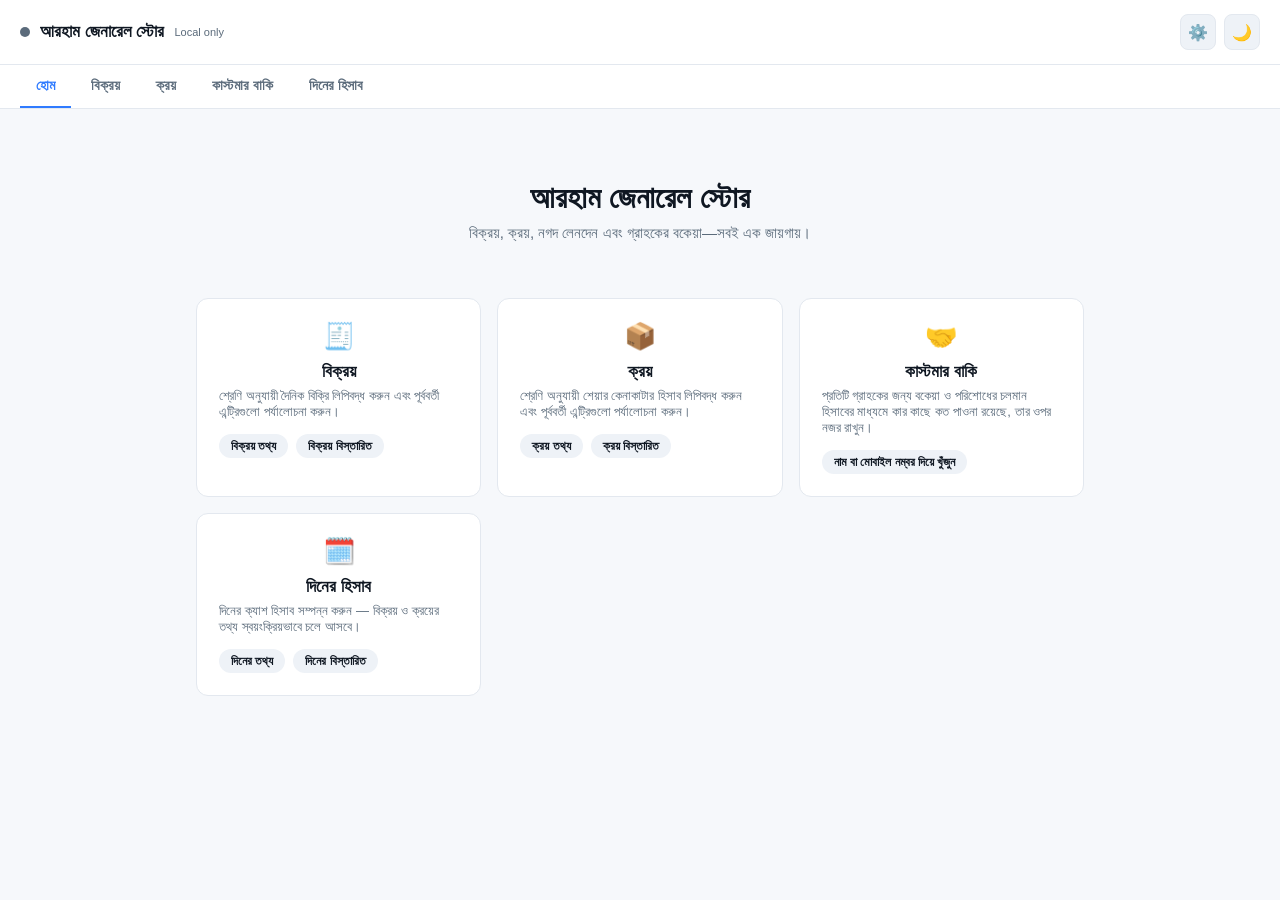
<file: index.html>
<!doctype html>
<html lang="en">
  <head>
    <meta charset="UTF-8" />
    <meta name="viewport" content="width=device-width, initial-scale=1.0" />
    <title>হোম । আরহাম জেনারেল স্টোর</title>
    <link rel="stylesheet" href="style.css" />
  </head>
  <body data-page="home" data-navgroup="home">
    <header>
      <a
        href="index.html"
        class="brand"
        style="text-decoration: none; color: inherit"
      >
        <span class="dot" id="syncDot"></span> আরহাম জেনারেল স্টোর
        <span class="syncLabel" id="syncLabel">Local only</span>
      </a>
      <div class="headerRight">
        <button
          id="settingsBtn"
          onclick="openSettings()"
          title="Cloud database settings"
        >
          ⚙️
        </button>
        <button id="themeBtn" onclick="toggleTheme()">🌙</button>
      </div>
    </header>

    <nav class="mainNav">
      <a href="index.html" data-navgroup="home">হোম</a>
      <a href="sales-input.html" data-navgroup="sales">বিক্রয়</a>
      <a href="purchase-input.html" data-navgroup="purchase">ক্রয়</a>
      <a href="customer-due.html" data-navgroup="customerdue">কাস্টমার বাকি</a>
      <a href="day-end.html" data-navgroup="days">দিনের হিসাব</a>
    </nav>

    <nav class="subNav" id="subNav-sales" style="display: none">
      <a href="sales-input.html" data-nav="sales-input">বিক্রয় তথ্য</a>
      <a href="sales-details.html" data-nav="sales-details">বিক্রয় বিস্তারিত</a>
    </nav>
    <nav class="subNav" id="subNav-purchase" style="display: none">
      <a href="purchase-input.html" data-nav="purchase-input">ক্রয় তথ্য</a>
      <a href="purchase-details.html" data-nav="purchase-details"
        >ক্রয় বিস্তারিত</a
      >
    </nav>
    <nav class="subNav" id="subNav-days" style="display: none">
      <a href="day-end.html" data-nav="day-end">দিনের তথ্য</a>
      <a href="daily-details.html" data-nav="daily-details">দিনের বিস্তারিত</a>
    </nav>

    <main>
      <div class="hero">
        <h1>আরহাম জেনারেল স্টোর</h1>
        <p>বিক্রয়, ক্রয়, নগদ লেনদেন এবং গ্রাহকের বকেয়া—সবই এক জায়গায়।</p>
      </div>

      <div class="tileGrid">
        <a class="tile" href="sales-input.html">
          <div class="tileIcon">🧾</div>
          <h3>বিক্রয়</h3>
          <p>
            শ্রেণি অনুযায়ী দৈনিক বিক্রি লিপিবদ্ধ করুন এবং পূর্ববর্তী এন্ট্রিগুলো
            পর্যালোচনা করুন।
          </p>
          <div class="tileLinks">
            <span>বিক্রয় তথ্য</span>
            <span>বিক্রয় বিস্তারিত</span>
          </div>
        </a>

        <a class="tile" href="purchase-input.html">
          <div class="tileIcon">📦</div>
          <h3>ক্রয়</h3>
          <p>
            শ্রেণি অনুযায়ী শেয়ার কেনাকাটার হিসাব লিপিবদ্ধ করুন এবং পূর্ববর্তী
            এন্ট্রিগুলো পর্যালোচনা করুন।
          </p>
          <div class="tileLinks">
            <span>ক্রয় তথ্য</span>
            <span>ক্রয় বিস্তারিত</span>
          </div>
        </a>

        <a class="tile" href="customer-due.html">
          <div class="tileIcon">🤝</div>
          <h3>কাস্টমার বাকি</h3>
          <p>
            প্রতিটি গ্রাহকের জন্য বকেয়া ও পরিশোধের চলমান হিসাবের মাধ্যমে কার
            কাছে কত পাওনা রয়েছে, তার ওপর নজর রাখুন।
          </p>
          <div class="tileLinks">
            <span>নাম বা মোবাইল নম্বর দিয়ে খুঁজুন</span>
          </div>
        </a>

        <a class="tile" href="day-end.html">
          <div class="tileIcon">🗓️</div>
          <h3>দিনের হিসাব</h3>
          <p>
            দিনের ক্যাশ হিসাব সম্পন্ন করুন — বিক্রয় ও ক্রয়ের তথ্য স্বয়ংক্রিয়ভাবে
            চলে আসবে।
          </p>
          <div class="tileLinks">
            <span>দিনের তথ্য</span>
            <span>দিনের বিস্তারিত</span>
          </div>
        </a>
      </div>
    </main>

    <div class="modalBg" id="settingsModal">
      <div class="modal">
        <h3>Cloud Database (Supabase)</h3>
        <div class="sub">
          Connect this app to your free Supabase project so every page's data is
          stored online and works across devices. Leave blank to keep everything
          on this device only.
        </div>
        <div class="field">
          <label>Project URL</label>
          <input
            type="text"
            id="sbUrl"
            text="https://tbboptkqgegrlugmcpgx.supabase.co"
          />
        </div>
        <div class="field">
          <label>Anon public key</label>
          <input
            type="text"
            id="sbKey"
            text="eyJhbGciOiJIUzI1NiIsInR5cCI6IkpXVCJ9.eyJpc3MiOiJzdXBhYmFzZSIsInJlZiI6InRiYm9wdGtxZ2Vncmx1Z21jcGd4Iiwicm9sZSI6ImFub24iLCJpYXQiOjE3ODg0OTA5MjUsImV4cCI6MjEwNDA2NjkyNX0.w5fcAg0J9dHeHq6AhrYe90Jn9Np7zhENp3WztexP7b8"
          />
        </div>
        <div class="statusLine" id="sbStatus"></div>
        <div class="modalActions">
          <button class="ghost" onclick="disconnectCloud()">Disconnect</button>
          <div style="display: flex; gap: 8px">
            <button class="ghost" onclick="closeSettings()">Cancel</button>
            <button class="primary" onclick="saveCloudSettings()">
              Save & Connect
            </button>
          </div>
        </div>
      </div>
    </div>

    <div class="toast" id="toast">Saved</div>

    <script src="app.js"></script>
    <script>
      updateSyncDot(isCloudConfigured() ? "ok" : "off");
      function onCloudReconnect() {
        updateSyncDot(isCloudConfigured() ? "ok" : "off");
      }
    </script>
  </body>
</html>
</file>
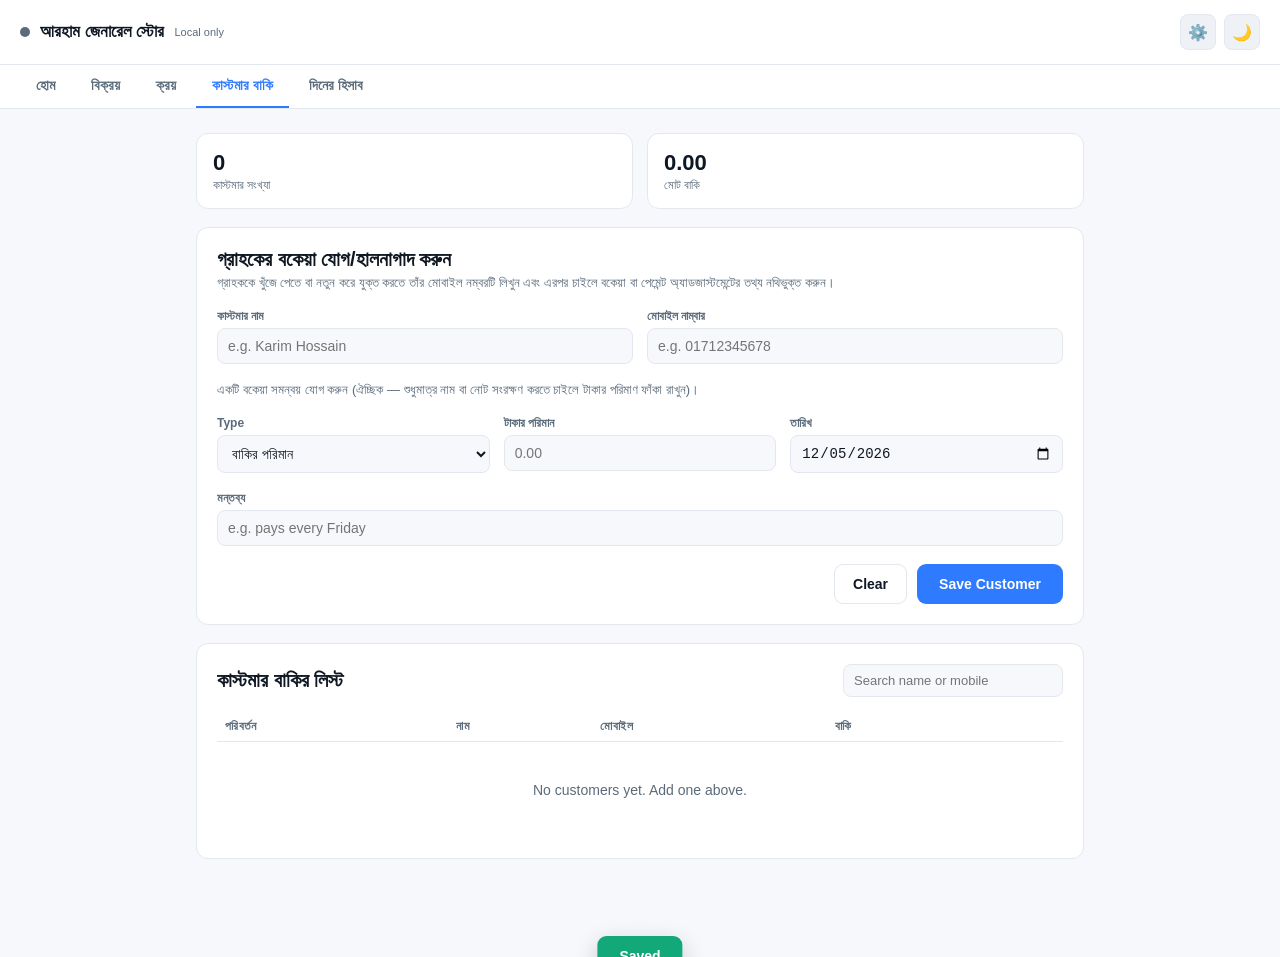
<file: customer-due.html>
<!doctype html>
<html lang="en">
  <head>
    <meta charset="UTF-8" />
    <meta name="viewport" content="width=device-width, initial-scale=1.0" />
    <title>Customer Due — আরহাম জেনারেল স্টোর</title>
    <link rel="stylesheet" href="style.css" />
  </head>
  <body data-page="customerdue" data-navgroup="customerdue">
    <header>
      <a
        href="index.html"
        class="brand"
        style="text-decoration: none; color: inherit"
      >
        <span class="dot" id="syncDot"></span> আরহাম জেনারেল স্টোর
        <span class="syncLabel" id="syncLabel">Local only</span>
      </a>
      <div class="headerRight">
        <button
          id="settingsBtn"
          onclick="openSettings()"
          title="Cloud database settings"
        >
          ⚙️
        </button>
        <button id="themeBtn" onclick="toggleTheme()">🌙</button>
      </div>
    </header>

    <nav class="mainNav">
      <a href="index.html" data-navgroup="home">হোম</a>
      <a href="sales-input.html" data-navgroup="sales">বিক্রয়</a>
      <a href="purchase-input.html" data-navgroup="purchase">ক্রয়</a>
      <a href="customer-due.html" data-navgroup="customerdue">কাস্টমার বাকি</a>
      <a href="day-end.html" data-navgroup="days">দিনের হিসাব</a>
    </nav>

    <nav class="subNav" id="subNav-sales" style="display: none">
      <a href="sales-input.html" data-nav="sales-input">বিক্রয় তথ্য</a>
      <a href="sales-details.html" data-nav="sales-details">বিক্রয় বিস্তারিত</a>
    </nav>
    <nav class="subNav" id="subNav-purchase" style="display: none">
      <a href="purchase-input.html" data-nav="purchase-input">ক্রয় তথ্য</a>
      <a href="purchase-details.html" data-nav="purchase-details"
        >ক্রয় বিস্তারিত</a
      >
    </nav>
    <nav class="subNav" id="subNav-days" style="display: none">
      <a href="day-end.html" data-nav="day-end">দিনের তথ্য</a>
      <a href="daily-details.html" data-nav="daily-details">দিনের বিস্তারিত</a>
    </nav>

    <main>
      <div class="statGrid">
        <div class="stat">
          <div class="val" id="custCount">0</div>
          <div class="lbl">কাস্টমার সংখ্যা</div>
        </div>
        <div class="stat">
          <div class="val" id="custTotalDue">0.00</div>
          <div class="lbl">মোট বাকি</div>
        </div>
      </div>

      <div class="card">
        <h2 id="custFormTitle">গ্রাহকের বকেয়া যোগ/হালনাগাদ করুন</h2>
        <div class="sub">
          গ্রাহককে খুঁজে পেতে বা নতুন করে যুক্ত করতে তাঁর মোবাইল নম্বরটি লিখুন
          এবং এরপর চাইলে বকেয়া বা পেমেন্ট অ্যাডজাস্টমেন্টের তথ্য নথিভুক্ত করুন।
        </div>

        <div class="rowTop">
          <div class="field">
            <label>কাস্টমার নাম</label
            ><input
              type="text"
              id="custName"
              placeholder="e.g. Karim Hossain"
            />
          </div>
          <div class="field">
            <label>মোবাইল নাম্বার</label
            ><input
              type="text"
              id="custMobile"
              placeholder="e.g. 01712345678"
            />
          </div>
        </div>

        <div class="sub" style="margin-top: 4px">
          একটি বকেয়া সমন্বয় যোগ করুন (ঐচ্ছিক — শুধুমাত্র নাম বা নোট সংরক্ষণ করতে
          চাইলে টাকার পরিমাণ ফাঁকা রাখুন)।
        </div>
        <div class="rowTop">
          <div class="field">
            <label>Type</label>
            <select id="custAdjType">
              <option value="due">বাকির পরিমান</option>
              <option value="paid">নগদ পরিশোধ</option>
            </select>
          </div>
          <div class="field">
            <label>টাকার পরিমান</label
            ><input
              type="number"
              id="custAdjAmount"
              step="0.01"
              min="0"
              placeholder="0.00"
            />
          </div>
          <div class="field">
            <label>তারিখ</label><input type="date" id="custAdjDate" />
          </div>
        </div>

        <div class="rowTop">
          <div class="field">
            <label>মন্তব্য</label
            ><input
              type="text"
              id="custNotes"
              placeholder="e.g. pays every Friday"
            />
          </div>
        </div>

        <div class="errMsg" id="custErr">
          কাস্টমার নাম এবং মোবাইল নাম্বার দেওয়া বাধ্যতামূলক!!
        </div>

        <div class="actions">
          <button class="ghost" onclick="resetCustomerForm()">Clear</button>
          <button class="primary" id="custSaveBtn" onclick="saveCustomer()">
            Save Customer
          </button>
        </div>
      </div>

      <div class="card">
        <div class="detailsHead">
          <h2 style="margin: 0">কাস্টমার বাকির লিস্ট</h2>
          <div class="search">
            <input
              type="text"
              id="custSearch"
              placeholder="Search name or mobile"
              oninput="renderCustomers()"
              style="width: 220px"
            />
          </div>
        </div>
        <table>
          <thead>
            <tr>
              <th>পরিবর্তন</th>
              <th>নাম</th>
              <th>মোবাইল</th>
              <th>বাকি</th>
              <th style="width: auto"></th>
            </tr>
          </thead>
          <tbody id="customerBody"></tbody>
        </table>
        <div id="customerEmptyState" class="empty" style="display: none">
          No customers yet. Add one above.
        </div>
      </div>
    </main>

    <div class="modalBg" id="settingsModal">
      <div class="modal">
        <h3>Cloud Database (Supabase)</h3>
        <div class="sub">
          Connect this app to your free Supabase project so every page's data is
          stored online and works across devices. Leave blank to keep everything
          on this device only.
        </div>
        <div class="field">
          <label>Project URL</label>
          <input
            type="text"
            id="sbUrl"
            text="https://tbboptkqgegrlugmcpgx.supabase.co"
          />
        </div>
        <div class="field">
          <label>Anon public key</label>
          <input
            type="text"
            id="sbKey"
            text="eyJhbGciOiJIUzI1NiIsInR5cCI6IkpXVCJ9.eyJpc3MiOiJzdXBhYmFzZSIsInJlZiI6InRiYm9wdGtxZ2Vncmx1Z21jcGd4Iiwicm9sZSI6ImFub24iLCJpYXQiOjE3ODg0OTA5MjUsImV4cCI6MjEwNDA2NjkyNX0.w5fcAg0J9dHeHq6AhrYe90Jn9Np7zhENp3WztexP7b8"
          />
        </div>
        <div class="statusLine" id="sbStatus"></div>
        <div class="modalActions">
          <button class="ghost" onclick="disconnectCloud()">Disconnect</button>
          <div style="display: flex; gap: 8px">
            <button class="ghost" onclick="closeSettings()">Cancel</button>
            <button class="primary" onclick="saveCloudSettings()">
              Save & Connect
            </button>
          </div>
        </div>
      </div>
    </div>

    <div class="toast" id="toast">Saved</div>

    <script src="app.js"></script>
    <script>
      const STORE_KEY3 = "customerDues";
      const TABLE3 = "customer_dues";
      let customersCache = [];
      let editingCustomerId = null;

      function calcDue(adjustments) {
        return adjustments.reduce(
          (s, a) => s + (a.type === "paid" ? -a.amount : a.amount),
          0,
        );
      }

      function normalizeCustomer(raw) {
        let adjustments = Array.isArray(raw.adjustments) ? raw.adjustments : [];
        if (!adjustments.length && raw.due) {
          adjustments = [
            {
              type: "due",
              amount: Number(raw.due) || 0,
              date: raw.updated || todayISO(),
            },
          ];
        }
        return {
          id: raw.id,
          name: raw.name,
          mobile: raw.mobile,
          notes: raw.notes || "",
          adjustments,
          due: Math.round(calcDue(adjustments) * 100) / 100,
          updated: raw.updated,
        };
      }

      function toDB3(e) {
        return {
          id: e.id,
          name: e.name,
          mobile: e.mobile,
          due: e.due,
          notes: e.notes,
          adjustments: e.adjustments,
          updated_date: e.updated,
        };
      }
      function fromDB3(row) {
        return normalizeCustomer({
          id: row.id,
          name: row.name,
          mobile: row.mobile,
          due: row.due,
          notes: row.notes || "",
          adjustments: row.adjustments,
          updated: row.updated_date,
        });
      }

      function loadCustomersLocal() {
        return loadLocal(STORE_KEY3).map(normalizeCustomer);
      }

      function formatShort(iso) {
        return formatShortDate(iso);
      }

      function clearCustomerError() {
        document.getElementById("custErr").style.display = "none";
      }

      function resetCustomerForm() {
        editingCustomerId = null;
        document.getElementById("custFormTitle").textContent =
          "গ্রাহকের বকেয়া যোগ/হালনাগাদ করুন";
        document.getElementById("custName").value = "";
        document.getElementById("custMobile").value = "";
        document.getElementById("custAdjType").value = "due";
        document.getElementById("custAdjAmount").value = "";
        document.getElementById("custAdjDate").value = todayISO();
        document.getElementById("custNotes").value = "";
        clearCustomerError();
      }

      async function saveCustomer() {
        const name = document.getElementById("custName").value.trim();
        const mobile = document.getElementById("custMobile").value.trim();
        const notes = document.getElementById("custNotes").value.trim();
        const adjType = document.getElementById("custAdjType").value;
        const adjAmount =
          parseFloat(document.getElementById("custAdjAmount").value) || 0;
        const adjDate =
          document.getElementById("custAdjDate").value || todayISO();

        if (!name || !mobile) {
          document.getElementById("custErr").style.display = "block";
          return;
        }
        clearCustomerError();

        const id = "c_" + mobile.replace(/\s+/g, "");
        const existing = customersCache.find((e) => e.id === id);
        const adjustments = existing ? existing.adjustments.slice() : [];

        if (adjAmount > 0) {
          adjustments.push({
            type: adjType,
            amount: Math.round(adjAmount * 100) / 100,
            date: adjDate,
          });
        }

        const entry = normalizeCustomer({
          id,
          name,
          mobile,
          notes,
          adjustments,
          updated:
            adjAmount > 0 ? adjDate : existing ? existing.updated : todayISO(),
        });

        const local = loadLocal(STORE_KEY3).filter((e) => e.id !== entry.id);
        local.push(entry);
        saveLocal(STORE_KEY3, local);

        const btn = document.getElementById("custSaveBtn");
        if (isCloudConfigured()) {
          btn.textContent = "Saving...";
          btn.disabled = true;
          try {
            await cloudUpsert(TABLE3, toDB3(entry));
            updateSyncDot("ok");
            showToast("Customer saved to cloud");
          } catch (err) {
            updateSyncDot("error");
            showToast("Saved locally — cloud sync failed", true);
          }
          btn.textContent = "Save Customer";
          btn.disabled = false;
        } else {
          showToast("Customer saved");
        }

        resetCustomerForm();
        renderCustomers();
      }

      function editCustomer(id) {
        const c = customersCache.find((e) => e.id === id);
        if (!c) return;
        editingCustomerId = c.id;
        document.getElementById("custFormTitle").textContent =
          "Editing " + c.name;
        document.getElementById("custName").value = c.name;
        document.getElementById("custMobile").value = c.mobile;
        document.getElementById("custAdjType").value = "due";
        document.getElementById("custAdjAmount").value = "";
        document.getElementById("custAdjDate").value = todayISO();
        document.getElementById("custNotes").value = c.notes || "";
        clearCustomerError();
        document
          .getElementById("custName")
          .scrollIntoView({ behavior: "smooth", block: "center" });
      }

      async function deleteCustomer(id) {
        if (!confirm("Delete this customer and their whole ledger?")) return;

        const local = loadLocal(STORE_KEY3).filter((e) => e.id !== id);
        saveLocal(STORE_KEY3, local);

        if (isCloudConfigured()) {
          try {
            await cloudDelete(TABLE3, id);
            updateSyncDot("ok");
          } catch (err) {
            updateSyncDot("error");
            showToast("Deleted locally — cloud delete failed", true);
            renderCustomers();
            return;
          }
        }
        if (editingCustomerId === id) resetCustomerForm();
        renderCustomers();
        showToast("Customer deleted");
      }

      async function deleteAdjustment(id, idx) {
        if (!confirm("Delete this ledger entry?")) return;

        const local = loadLocal(STORE_KEY3);
        const i = local.findIndex((e) => e.id === id);
        if (i < 0) return;
        local[i].adjustments.splice(idx, 1);
        local[i] = normalizeCustomer(local[i]);
        saveLocal(STORE_KEY3, local);

        if (isCloudConfigured()) {
          try {
            await cloudUpsert(TABLE3, toDB3(local[i]));
            updateSyncDot("ok");
          } catch (err) {
            updateSyncDot("error");
            showToast("Deleted locally — cloud sync failed", true);
            renderCustomers();
            return;
          }
        }
        renderCustomers();
        showToast("Ledger entry deleted");
      }

      function toggleCustExpand(id) {
        const row = document.getElementById("custExpand_" + id);
        row.style.display = row.style.display === "none" ? "" : "none";
      }

      async function renderCustomers() {
        let entries;
        if (isCloudConfigured()) {
          try {
            const rows = await cloudFetch(TABLE3);
            entries = rows.map(fromDB3);
            saveLocal(STORE_KEY3, entries);
            updateSyncDot("ok");
          } catch (err) {
            updateSyncDot("error");
            entries = loadCustomersLocal();
          }
        } else {
          updateSyncDot("off");
          entries = loadCustomersLocal();
        }

        customersCache = entries;

        document.getElementById("custCount").textContent = entries.length;
        document.getElementById("custTotalDue").textContent = entries
          .reduce((s, e) => s + e.due, 0)
          .toFixed(2);

        const q = document
          .getElementById("custSearch")
          .value.trim()
          .toLowerCase();
        let filtered = entries;
        if (q) {
          filtered = entries.filter(
            (e) =>
              e.name.toLowerCase().includes(q) ||
              e.mobile.toLowerCase().includes(q),
          );
        }
        filtered = filtered.slice().sort((a, b) => b.due - a.due);

        const body = document.getElementById("customerBody");
        body.innerHTML = "";
        document.getElementById("customerEmptyState").style.display =
          filtered.length ? "none" : "block";

        filtered.forEach((c) => {
          const tr = document.createElement("tr");
          tr.innerHTML = `
          <td class="rowActions">
            <button class="iconBtn" title="Edit" onclick="editCustomer('${c.id}')">✎</button>
          </td>
          <td>${c.name}</td>
          <td>${c.mobile}</td>
          <td><strong>${c.due.toFixed(2)}</strong></td>
          <td><button class="expandBtn" onclick="toggleCustExpand('${c.id}')">Details</button></td>
    `;
          // <button class="iconBtn" title="Delete" onclick="deleteCustomer('${c.id}')">✕</button>
          body.appendChild(tr);

          const sortedAdj = c.adjustments
            .map((a, idx) => ({ ...a, idx }))
            .sort((a, b) => (a.date || "").localeCompare(b.date || ""));
          const ledgerHtml = sortedAdj
            .map(
              (a) => `
      <div style="display:flex; justify-content:space-between; align-items:center; gap:10px; padding:3px 0">
        <span>${a.type === "paid" ? "Paid" : "Due"} - ${a.amount.toFixed(2)} &nbsp; তারিখ: ${formatShort(a.date)}</span>
        
      </div>`,
            )
            // <button class="iconBtn" style="width:22px;height:22px;font-size:11px" title="Delete entry" onclick="deleteAdjustment('${c.id}', ${a.idx})">✕</button>
            .join("");

          const exTr = document.createElement("tr");
          exTr.className = "expandRow";
          exTr.id = "custExpand_" + c.id;
          exTr.style.display = "none";
          exTr.innerHTML = `<td colspan="5">
      <div style="display:flex; flex-direction:column">
        <div style="font-weight:700">${c.name}</div>
        <div style="color:var(--muted); font-size:13px; margin-bottom:6px">${c.mobile}</div>
        ${ledgerHtml || '<div style="color:var(--muted); font-size:13px">No due/payment entries yet.</div>'}
        ${c.notes ? `<div class="itemPill" style="margin-top:6px">Notes: ${c.notes}</div>` : ""}
        <div style="border-top:1px solid var(--line); margin-top:8px; padding-top:8px; font-weight:700">
          বর্তমান বাকি - ${c.due.toFixed(2)}
        </div>
      </div>
    </td>`;
          body.appendChild(exTr);
        });
      }

      function onCloudReconnect() {
        renderCustomers();
      }

      resetCustomerForm();
      renderCustomers();
    </script>
  </body>
</html>
</file>
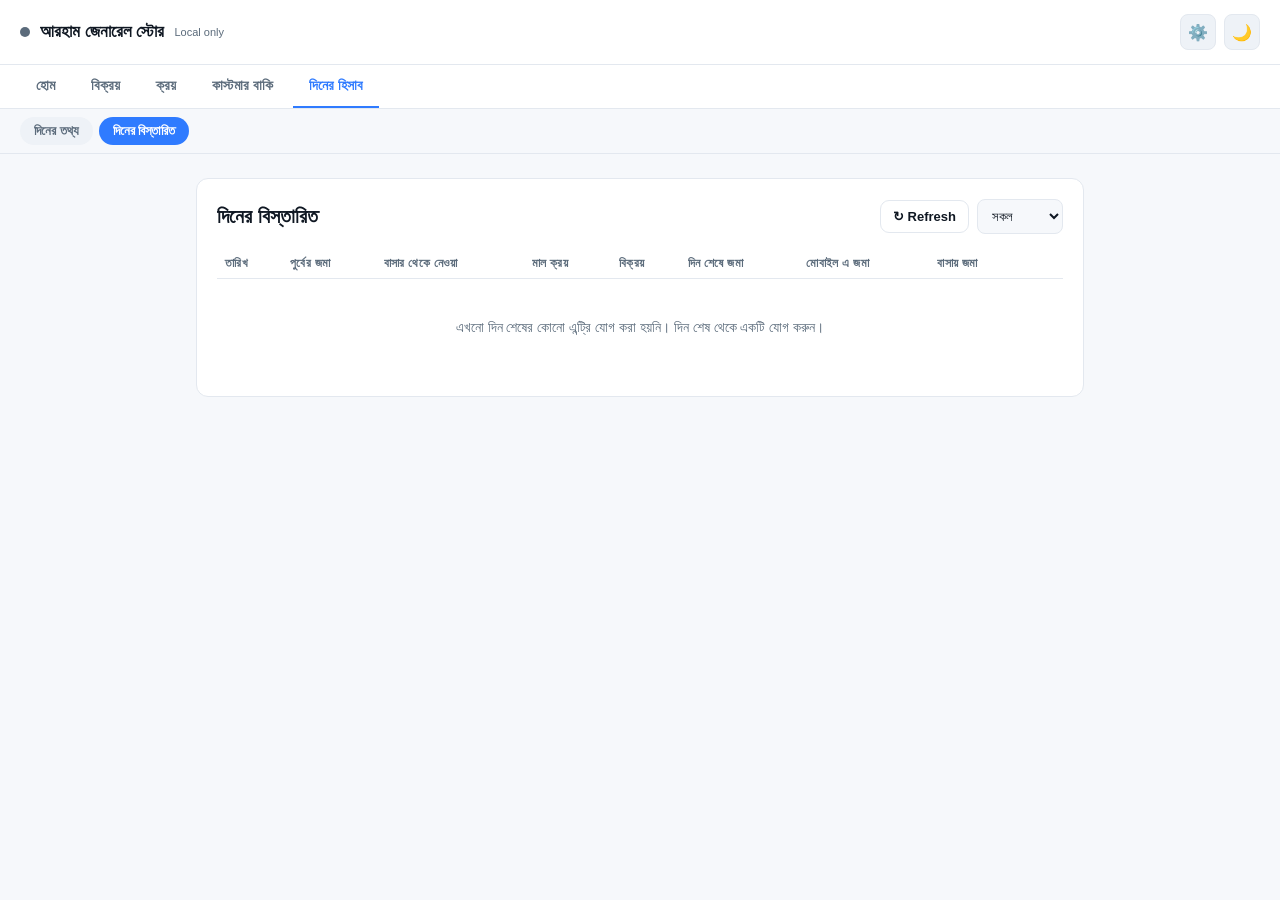
<file: daily-details.html>
<!doctype html>
<html lang="en">
  <head>
    <meta charset="UTF-8" />
    <meta name="viewport" content="width=device-width, initial-scale=1.0" />
    <title>Daily Details — আরহাম জেনারেল স্টোর</title>
    <link rel="stylesheet" href="style.css" />
  </head>
  <body data-page="daily-details" data-navgroup="days">
    <header>
      <a
        href="index.html"
        class="brand"
        style="text-decoration: none; color: inherit"
      >
        <span class="dot" id="syncDot"></span> আরহাম জেনারেল স্টোর
        <span class="syncLabel" id="syncLabel">Local only</span>
      </a>
      <div class="headerRight">
        <button
          id="settingsBtn"
          onclick="openSettings()"
          title="Cloud database settings"
        >
          ⚙️
        </button>
        <button id="themeBtn" onclick="toggleTheme()">🌙</button>
      </div>
    </header>

    <nav class="mainNav">
      <a href="index.html" data-navgroup="home">হোম</a>
      <a href="sales-input.html" data-navgroup="sales">বিক্রয়</a>
      <a href="purchase-input.html" data-navgroup="purchase">ক্রয়</a>
      <a href="customer-due.html" data-navgroup="customerdue">কাস্টমার বাকি</a>
      <a href="day-end.html" data-navgroup="days">দিনের হিসাব</a>
    </nav>

    <nav class="subNav" id="subNav-sales" style="display: none">
      <a href="sales-input.html" data-nav="sales-input">বিক্রয় তথ্য</a>
      <a href="sales-details.html" data-nav="sales-details">বিক্রয় বিস্তারিত</a>
    </nav>
    <nav class="subNav" id="subNav-purchase" style="display: none">
      <a href="purchase-input.html" data-nav="purchase-input">ক্রয় তথ্য</a>
      <a href="purchase-details.html" data-nav="purchase-details"
        >ক্রয় বিস্তারিত</a
      >
    </nav>
    <nav class="subNav" id="subNav-days" style="display: none">
      <a href="day-end.html" data-nav="day-end">দিনের তথ্য</a>
      <a href="daily-details.html" data-nav="daily-details">দিনের বিস্তারিত</a>
    </nav>

    <main>
      <div class="card">
        <div class="detailsHead">
          <h2 style="margin: 0">দিনের বিস্তারিত</h2>
          <div
            style="
              display: flex;
              gap: 8px;
              align-items: center;
              flex-wrap: wrap;
            "
          >
            <button
              class="ghost"
              style="padding: 8px 12px; font-size: 13px"
              onclick="renderDailyDetails()"
            >
              ↻ Refresh
            </button>
            <select id="dailyFilterMode" onchange="onFilterModeChange()">
              <option value="all">সকল</option>
              <option value="day">দিন</option>
              <option value="month">মাস</option>
              <option value="custom">নির্দিষ্ট সময়</option>
            </select>
            <input
              type="date"
              id="dailyFilterDay"
              style="display: none"
              onchange="renderDailyDetails()"
            />
            <input
              type="month"
              id="dailyFilterMonth"
              style="display: none"
              onchange="renderDailyDetails()"
            />
            <input
              type="date"
              id="dailyFilterFrom"
              style="display: none"
              onchange="renderDailyDetails()"
            />
            <span
              id="dailyFilterToLabel"
              style="display: none; font-size: 13px; color: var(--muted)"
              >to</span
            >
            <input
              type="date"
              id="dailyFilterTo"
              style="display: none"
              onchange="renderDailyDetails()"
            />
          </div>
        </div>

        <div
          id="dailyTotalRow"
          class="itemsTotalRow"
          style="
            display: none;
            flex-wrap: wrap;
            gap: 14px;
            justify-content: flex-start;
          "
        >
          <span>পুর্বের জমা: <strong id="dtOpening">0.00</strong></span>
          <span>বাসার থেকে নেওয়া: <strong id="dtReceived">0.00</strong></span>
          <span>মাল ক্রয়: <strong id="dtPurchase">0.00</strong></span>
          <span>বিক্রয়: <strong id="dtSales">0.00</strong></span>
          <span>দিন শেষে জমা: <strong id="dtClosing">0.00</strong></span>
          <span>মোবাইল এ জমা: <strong id="dtMobile">0.00</strong></span>
          <span>বাসায় জমা: <strong id="dtPaid">0.00</strong></span>
          <span>(<span id="dtCount">0</span> days)</span>
        </div>

        <table>
          <thead>
            <tr>
              <th>তারিখ</th>
              <th>পুর্বের জমা</th>
              <th>বাসার থেকে নেওয়া</th>
              <th>মাল ক্রয়</th>
              <th>বিক্রয়</th>
              <th>দিন শেষে জমা</th>
              <th>মোবাইল এ জমা</th>
              <th>বাসায় জমা</th>
              <th style="width: 40px"></th>
            </tr>
          </thead>
          <tbody id="dailyDetailsBody"></tbody>
        </table>
        <div id="dailyEmptyState" class="empty" style="display: none">
          এখনো দিন শেষের কোনো এন্ট্রি যোগ করা হয়নি। দিন শেষ থেকে একটি যোগ করুন।
        </div>
      </div>
    </main>

    <div class="modalBg" id="settingsModal">
      <div class="modal">
        <h3>Cloud Database (Supabase)</h3>
        <div class="sub">
          Connect this app to your free Supabase project so every page's data is
          stored online and works across devices. Leave blank to keep everything
          on this device only.
        </div>
        <div class="field">
          <label>Project URL</label>
          <input
            type="text"
            id="sbUrl"
            text="https://tbboptkqgegrlugmcpgx.supabase.co"
          />
        </div>
        <div class="field">
          <label>Anon public key</label>
          <input
            type="text"
            id="sbKey"
            text="eyJhbGciOiJIUzI1NiIsInR5cCI6IkpXVCJ9.eyJpc3MiOiJzdXBhYmFzZSIsInJlZiI6InRiYm9wdGtxZ2Vncmx1Z21jcGd4Iiwicm9sZSI6ImFub24iLCJpYXQiOjE3ODg0OTA5MjUsImV4cCI6MjEwNDA2NjkyNX0.w5fcAg0J9dHeHq6AhrYe90Jn9Np7zhENp3WztexP7b8"
          />
        </div>
        <div class="statusLine" id="sbStatus"></div>
        <div class="modalActions">
          <button class="ghost" onclick="disconnectCloud()">Disconnect</button>
          <div style="display: flex; gap: 8px">
            <button class="ghost" onclick="closeSettings()">Cancel</button>
            <button class="primary" onclick="saveCloudSettings()">
              Save & Connect
            </button>
          </div>
        </div>
      </div>
    </div>

    <div class="toast" id="toast">Saved</div>

    <script src="app.js"></script>
    <script>
      const STORE_KEY2 = "dayEndEntries";
      const TABLE2 = "day_end_entries";

      function fromDB2(row) {
        return {
          id: row.id,
          date: row.entry_date,
          opening: Number(row.opening_cash) || 0,
          received: Number(row.received_from_home) || 0,
          purchase: Number(row.todays_purchase) || 0,
          sales: Number(row.sales) || 0,
          closing: Number(row.closing_cash) || 0,
          mobile:
            row.mobile_deposit != null
              ? Number(row.mobile_deposit) || 0
              : Number(
                  (loadLocal(STORE_KEY2).find((e) => e.id === row.id) || {})
                    .mobile,
                ) || 0,
          paid: Number(row.paid_to_home) || 0,
        };
      }

      function onFilterModeChange() {
        const mode = document.getElementById("dailyFilterMode").value;
        document.getElementById("dailyFilterDay").style.display =
          mode === "day" ? "" : "none";
        document.getElementById("dailyFilterMonth").style.display =
          mode === "month" ? "" : "none";
        document.getElementById("dailyFilterFrom").style.display =
          mode === "custom" ? "" : "none";
        document.getElementById("dailyFilterToLabel").style.display =
          mode === "custom" ? "" : "none";
        document.getElementById("dailyFilterTo").style.display =
          mode === "custom" ? "" : "none";
        renderDailyDetails();
      }

      async function renderDailyDetails() {
        let entries;
        if (isCloudConfigured()) {
          try {
            const rows = await cloudFetch(TABLE2, "entry_date.desc");
            entries = rows.map(fromDB2);
            saveLocal(STORE_KEY2, entries);
            updateSyncDot("ok");
          } catch (err) {
            updateSyncDot("error");
            entries = loadLocal(STORE_KEY2);
          }
        } else {
          updateSyncDot("off");
          entries = loadLocal(STORE_KEY2);
        }

        entries = entries.slice().sort((a, b) => b.date.localeCompare(a.date));

        const mode = document.getElementById("dailyFilterMode").value;
        let filtered = entries;
        if (mode === "day") {
          const d = document.getElementById("dailyFilterDay").value;
          filtered = d ? entries.filter((e) => e.date === d) : entries;
        } else if (mode === "month") {
          const m = document.getElementById("dailyFilterMonth").value;
          filtered = m
            ? entries.filter((e) => e.date.slice(0, 7) === m)
            : entries;
        } else if (mode === "custom") {
          const from = document.getElementById("dailyFilterFrom").value;
          const to = document.getElementById("dailyFilterTo").value;
          filtered = entries.filter(
            (e) => (!from || e.date >= from) && (!to || e.date <= to),
          );
        }

        const body = document.getElementById("dailyDetailsBody");
        body.innerHTML = "";
        document.getElementById("dailyEmptyState").style.display =
          filtered.length ? "none" : "block";

        filtered.forEach((e) => {
          const tr = document.createElement("tr");
          tr.innerHTML = `
      <td>${formatDate(e.date)}</td>
      <td>${e.opening.toFixed(2)}</td>
      <td>${e.received.toFixed(2)}</td>
      <td>${e.purchase.toFixed(2)}</td>
      <td>${e.sales.toFixed(2)}</td>
      <td><strong>${e.closing.toFixed(2)}</strong></td>
      <td>${(e.mobile || 0).toFixed(2)}</td>
      <td>${e.paid.toFixed(2)}</td>
          `;
          // <td><button class="iconBtn" title="Delete" onclick="deleteDayEnd('${e.id}')">✕</button></td>
          body.appendChild(tr);
        });

        const sum = (key) => filtered.reduce((s, e) => s + (e[key] || 0), 0);
        document.getElementById("dtOpening").textContent =
          sum("opening").toFixed(2);
        document.getElementById("dtReceived").textContent =
          sum("received").toFixed(2);
        document.getElementById("dtPurchase").textContent =
          sum("purchase").toFixed(2);
        document.getElementById("dtSales").textContent =
          sum("sales").toFixed(2);
        document.getElementById("dtClosing").textContent =
          sum("closing").toFixed(2);
        document.getElementById("dtMobile").textContent =
          sum("mobile").toFixed(2);
        document.getElementById("dtPaid").textContent = sum("paid").toFixed(2);
        document.getElementById("dtCount").textContent = filtered.length;
        document.getElementById("dailyTotalRow").style.display = filtered.length
          ? "flex"
          : "none";
      }

      async function deleteDayEnd(id) {
        if (!confirm("Delete this day end entry?")) return;

        const local = loadLocal(STORE_KEY2).filter((e) => e.id !== id);
        saveLocal(STORE_KEY2, local);

        if (isCloudConfigured()) {
          try {
            await cloudDelete(TABLE2, id);
            updateSyncDot("ok");
          } catch (err) {
            updateSyncDot("error");
            showToast("Deleted locally — cloud delete failed", true);
            renderDailyDetails();
            return;
          }
        }
        renderDailyDetails();
        showToast("Entry deleted");
      }

      function onCloudReconnect() {
        renderDailyDetails();
      }

      renderDailyDetails();
    </script>
  </body>
</html>
</file>
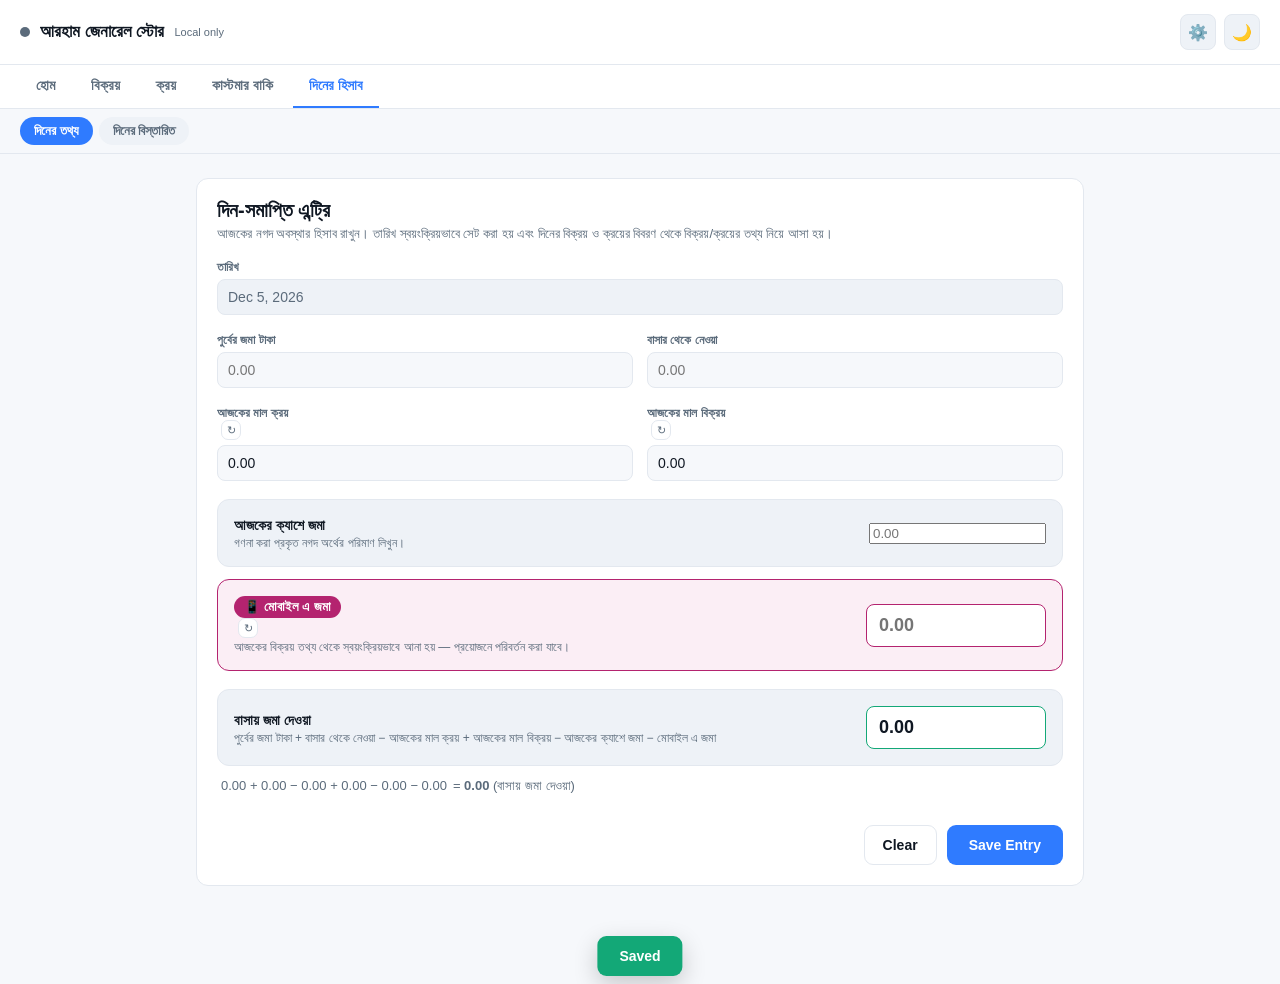
<file: day-end.html>
<!doctype html>
<html lang="en">
  <head>
    <meta charset="UTF-8" />
    <meta name="viewport" content="width=device-width, initial-scale=1.0" />
    <title>Day End — আরহাম জেনারেল স্টোর</title>
    <link rel="stylesheet" href="style.css" />
  </head>
  <body data-page="day-end" data-navgroup="days">
    <header>
      <a
        href="index.html"
        class="brand"
        style="text-decoration: none; color: inherit"
      >
        <span class="dot" id="syncDot"></span> আরহাম জেনারেল স্টোর
        <span class="syncLabel" id="syncLabel">Local only</span>
      </a>
      <div class="headerRight">
        <button
          id="settingsBtn"
          onclick="openSettings()"
          title="Cloud database settings"
        >
          ⚙️
        </button>
        <button id="themeBtn" onclick="toggleTheme()">🌙</button>
      </div>
    </header>

    <nav class="mainNav">
      <a href="index.html" data-navgroup="home">হোম</a>
      <a href="sales-input.html" data-navgroup="sales">বিক্রয়</a>
      <a href="purchase-input.html" data-navgroup="purchase">ক্রয়</a>
      <a href="customer-due.html" data-navgroup="customerdue">কাস্টমার বাকি</a>
      <a href="day-end.html" data-navgroup="days">দিনের হিসাব</a>
    </nav>

    <nav class="subNav" id="subNav-sales" style="display: none">
      <a href="sales-input.html" data-nav="sales-input">বিক্রয় তথ্য</a>
      <a href="sales-details.html" data-nav="sales-details">বিক্রয় বিস্তারিত</a>
    </nav>
    <nav class="subNav" id="subNav-purchase" style="display: none">
      <a href="purchase-input.html" data-nav="purchase-input">ক্রয় তথ্য</a>
      <a href="purchase-details.html" data-nav="purchase-details"
        >ক্রয় বিস্তারিত</a
      >
    </nav>
    <nav class="subNav" id="subNav-days" style="display: none">
      <a href="day-end.html" data-nav="day-end">দিনের তথ্য</a>
      <a href="daily-details.html" data-nav="daily-details">দিনের বিস্তারিত</a>
    </nav>

    <main>
      <div class="card">
        <h2>দিন-সমাপ্তি এন্ট্রি</h2>
        <div class="sub">
          আজকের নগদ অবস্থার হিসাব রাখুন। তারিখ স্বয়ংক্রিয়ভাবে সেট করা হয় এবং
          দিনের বিক্রয় ও ক্রয়ের বিবরণ থেকে বিক্রয়/ক্রয়ের তথ্য নিয়ে আসা হয়।
        </div>

        <div class="rowTop">
          <div class="field">
            <label>তারিখ</label>
            <input type="text" id="dayEndDate" readonly />
          </div>
        </div>

        <div class="rowTop">
          <div class="field">
            <label>পুর্বের জমা টাকা</label>
            <input
              type="number"
              class="qtyAmt"
              style="width: 100%"
              id="openingCash"
              step="0.01"
              min="0"
              placeholder="0.00"
            />
          </div>
          <div class="field">
            <label>বাসার থেকে নেওয়া</label>
            <input
              type="number"
              class="qtyAmt"
              style="width: 100%"
              id="receivedFromHome"
              step="0.01"
              min="0"
              placeholder="0.00"
            />
          </div>
        </div>

        <div class="rowTop">
          <div class="field">
            <label>
              আজকের মাল ক্রয়
              <button
                type="button"
                class="iconBtn"
                style="
                  width: 20px;
                  height: 20px;
                  font-size: 11px;
                  margin-left: 4px;
                "
                title="Refresh from Purchase Details"
                onclick="refreshPurchaseTotal()"
              >
                ↻
              </button>
            </label>
            <input
              type="text"
              class="qtyAmt"
              style="width: 100%"
              id="dayEndPurchase"
              readonly
            />
          </div>
          <div class="field">
            <label>
              আজকের মাল বিক্রয়
              <button
                type="button"
                class="iconBtn"
                style="
                  width: 20px;
                  height: 20px;
                  font-size: 11px;
                  margin-left: 4px;
                "
                title="Refresh from বিক্রয় বিস্তারিত"
                onclick="refreshSalesTotal()"
              >
                ↻
              </button>
            </label>
            <input
              type="text"
              class="qtyAmt"
              style="width: 100%"
              id="dayEndSales"
              readonly
            />
          </div>
        </div>

        <div class="totalBox">
          <div>
            <label for="closingCash">আজকের ক্যাশে জমা</label>
            <div class="hint">গণনা করা প্রকৃত নগদ অর্থের পরিমাণ লিখুন।</div>
          </div>
          <div>
            <input
              type="number"
              id="closingCash"
              placeholder="0.00"
              step="0.01"
              min="0"
            />
          </div>
        </div>

        <!-- মোবাইল এ জমা — auto-filled from that day's বিক্রয় তথ্য (editable) -->
        <div class="totalBox mobileBox">
          <div>
            <label for="dayEndMobile">
              <span class="mobileTag">📱 মোবাইল এ জমা</span>
              <button
                type="button"
                class="iconBtn"
                style="
                  width: 20px;
                  height: 20px;
                  font-size: 11px;
                  margin-left: 4px;
                "
                title="Refresh from বিক্রয় তথ্য (মোবাইল এ জমা)"
                onclick="refreshMobileTotal()"
              >
                ↻
              </button>
            </label>
            <div class="hint">
              আজকের বিক্রয় তথ্য থেকে স্বয়ংক্রিয়ভাবে আনা হয় — প্রয়োজনে পরিবর্তন
              করা যাবে।
            </div>
          </div>
          <div>
            <input
              type="number"
              class="mobileInput"
              id="dayEndMobile"
              placeholder="0.00"
              step="0.01"
              min="0"
            />
          </div>
        </div>

        <div class="totalBox">
          <div>
            <label>বাসায় জমা দেওয়া</label>
            <div class="hint">
              পুর্বের জমা টাকা + বাসার থেকে নেওয়া − আজকের মাল ক্রয় + আজকের মাল
              বিক্রয় − আজকের ক্যাশে জমা − মোবাইল এ জমা
            </div>
          </div>
          <div>
            <input
              type="text"
              id="paidToHomeField"
              class="mobileInput"
              style="border-color: var(--green)"
              readonly
            />
          </div>
        </div>

        <div class="itemsTotalRow formulaRow" style="justify-content: flex-start">
          <span id="formulaBreakdown"></span>
          <span
            >= <strong id="paidToHomeDisplay">0.00</strong> (বাসায় জমা দেওয়া)</span
          >
        </div>

        <div class="actions">
          <button class="ghost" onclick="resetDayEndForm()">Clear</button>
          <button class="primary" id="dayEndSaveBtn" onclick="saveDayEnd()">
            Save Entry
          </button>
        </div>
      </div>
    </main>

    <div class="modalBg" id="settingsModal">
      <div class="modal">
        <h3>Cloud Database (Supabase)</h3>
        <div class="sub">
          Connect this app to your free Supabase project so every page's data is
          stored online and works across devices. Leave blank to keep everything
          on this device only.
        </div>
        <div class="field">
          <label>Project URL</label>
          <input
            type="text"
            id="sbUrl"
            text="https://tbboptkqgegrlugmcpgx.supabase.co"
          />
        </div>
        <div class="field">
          <label>Anon public key</label>
          <input
            type="text"
            id="sbKey"
            text="eyJhbGciOiJIUzI1NiIsInR5cCI6IkpXVCJ9.eyJpc3MiOiJzdXBhYmFzZSIsInJlZiI6InRiYm9wdGtxZ2Vncmx1Z21jcGd4Iiwicm9sZSI6ImFub24iLCJpYXQiOjE3ODg0OTA5MjUsImV4cCI6MjEwNDA2NjkyNX0.w5fcAg0J9dHeHq6AhrYe90Jn9Np7zhENp3WztexP7b8"
          />
        </div>
        <div class="statusLine" id="sbStatus"></div>
        <div class="modalActions">
          <button class="ghost" onclick="disconnectCloud()">Disconnect</button>
          <div style="display: flex; gap: 8px">
            <button class="ghost" onclick="closeSettings()">Cancel</button>
            <button class="primary" onclick="saveCloudSettings()">
              Save & Connect
            </button>
          </div>
        </div>
      </div>
    </div>

    <div class="toast" id="toast">Saved</div>

    <script src="app.js"></script>
    <script>
      const STORE_KEY2 = "dayEndEntries";
      const TABLE2 = "day_end_entries";

      function toDB2(e) {
        return {
          id: e.id,
          entry_date: e.date,
          opening_cash: e.opening,
          received_from_home: e.received,
          todays_purchase: e.purchase,
          sales: e.sales,
          closing_cash: e.closing,
          mobile_deposit: e.mobile,
          paid_to_home: e.paid,
        };
      }

      function recalcPaidToHome() {
        const opening =
          parseFloat(document.getElementById("openingCash").value) || 0;
        const received =
          parseFloat(document.getElementById("receivedFromHome").value) || 0;
        const purchase =
          parseFloat(document.getElementById("dayEndPurchase").dataset.value) ||
          0;
        const sales =
          parseFloat(document.getElementById("dayEndSales").dataset.value) || 0;
        const closing =
          parseFloat(document.getElementById("closingCash").value) || 0;
        const mobile =
          parseFloat(document.getElementById("dayEndMobile").value) || 0;
        // পুর্বের জমা + বাসার থেকে নেওয়া − মাল ক্রয় + মাল বিক্রয় − ক্যাশে জমা − মোবাইল এ জমা
        const paid = opening + received - purchase + sales - closing - mobile;
        const f = (n) => n.toFixed(2);
        document.getElementById("formulaBreakdown").textContent =
          `${f(opening)} + ${f(received)} − ${f(purchase)} + ${f(sales)} − ${f(closing)} − ${f(mobile)}`;
        document.getElementById("paidToHomeDisplay").textContent = f(paid);
        document.getElementById("paidToHomeField").value = f(paid);
        return paid;
      }

      async function refreshSalesTotal() {
        const iso =
          document.getElementById("dayEndDate").dataset.iso || todayISO();
        const field = document.getElementById("dayEndSales");
        field.value = "Loading...";
        const sum = await sumEntriesForDate(
          "salesEntries",
          "sales_entries",
          iso,
        );
        field.dataset.value = sum;
        field.value = sum.toFixed(2);
        recalcPaidToHome();
      }

      async function refreshPurchaseTotal() {
        const iso =
          document.getElementById("dayEndDate").dataset.iso || todayISO();
        const field = document.getElementById("dayEndPurchase");
        field.value = "Loading...";
        const sum = await sumEntriesForDate(
          "purchaseEntries",
          "purchase_entries",
          iso,
        );
        field.dataset.value = sum;
        field.value = sum.toFixed(2);
        recalcPaidToHome();
      }

      async function refreshMobileTotal() {
        const iso =
          document.getElementById("dayEndDate").dataset.iso || todayISO();
        const field = document.getElementById("dayEndMobile");
        field.placeholder = "Loading...";
        const sum = await sumMobileForDate(iso);
        field.placeholder = "0.00";
        field.value = sum ? sum.toFixed(2) : "";
        recalcPaidToHome();
      }

      async function resetDayEndForm() {
        const iso = todayISO();
        const dateInput = document.getElementById("dayEndDate");
        dateInput.value = formatDate(iso);
        dateInput.dataset.iso = iso;

        document.getElementById("receivedFromHome").value = "";
        document.getElementById("closingCash").value = "";

        const local = loadLocal(STORE_KEY2)
          .slice()
          .sort((a, b) => b.date.localeCompare(a.date));
        const mostRecent = local.find((e) => e.date !== iso);
        document.getElementById("openingCash").value = mostRecent
          ? mostRecent.closing
          : "";

        await Promise.all([
          refreshSalesTotal(),
          refreshPurchaseTotal(),
          refreshMobileTotal(),
        ]);
      }

      [
        "openingCash",
        "receivedFromHome",
        "closingCash",
        "dayEndMobile",
      ].forEach((id) => {
        document.getElementById(id).addEventListener("input", recalcPaidToHome);
      });

      async function saveDayEnd() {
        const iso =
          document.getElementById("dayEndDate").dataset.iso || todayISO();
        const paid = recalcPaidToHome();
        const entry = {
          id: "d_" + iso,
          date: iso,
          opening:
            parseFloat(document.getElementById("openingCash").value) || 0,
          received:
            parseFloat(document.getElementById("receivedFromHome").value) || 0,
          purchase:
            parseFloat(
              document.getElementById("dayEndPurchase").dataset.value,
            ) || 0,
          sales:
            parseFloat(document.getElementById("dayEndSales").dataset.value) ||
            0,
          closing:
            parseFloat(document.getElementById("closingCash").value) || 0,
          mobile:
            parseFloat(document.getElementById("dayEndMobile").value) || 0,
          paid: Math.round(paid * 100) / 100,
        };

        const local = loadLocal(STORE_KEY2).filter((e) => e.id !== entry.id);
        local.push(entry);
        saveLocal(STORE_KEY2, local);

        const btn = document.getElementById("dayEndSaveBtn");
        if (isCloudConfigured()) {
          btn.textContent = "Saving...";
          btn.disabled = true;
          try {
            await cloudUpsert(TABLE2, toDB2(entry));
            updateSyncDot("ok");
            showToast("Day end entry saved to cloud");
          } catch (err) {
            updateSyncDot("error");
            showToast("Saved locally — cloud sync failed", true);
          }
          btn.textContent = "Save Entry";
          btn.disabled = false;
        } else {
          showToast("Day end entry saved");
        }

        resetDayEndForm();
      }

      function onCloudReconnect() {
        resetDayEndForm();
      }

      resetDayEndForm();
    </script>
  </body>
</html>
</file>
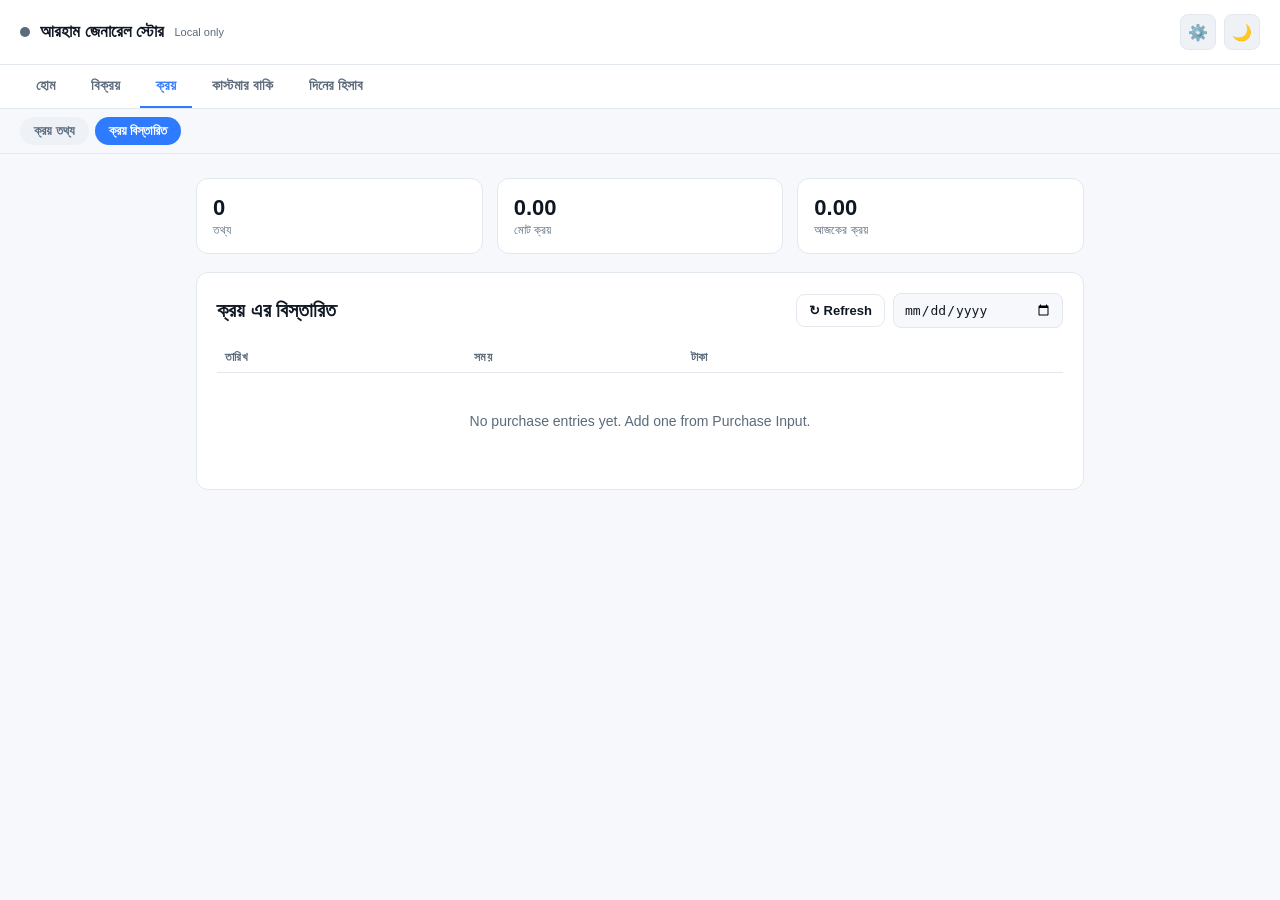
<file: purchase-details.html>
<!doctype html>
<html lang="en">
  <head>
    <meta charset="UTF-8" />
    <meta name="viewport" content="width=device-width, initial-scale=1.0" />
    <title>Purchase Details — আরহাম জেনারেল স্টোর</title>
    <link rel="stylesheet" href="style.css" />
  </head>
  <body data-page="purchase-details" data-navgroup="purchase">
    <header>
      <a
        href="index.html"
        class="brand"
        style="text-decoration: none; color: inherit"
      >
        <span class="dot" id="syncDot"></span> আরহাম জেনারেল স্টোর
        <span class="syncLabel" id="syncLabel">Local only</span>
      </a>
      <div class="headerRight">
        <button
          id="settingsBtn"
          onclick="openSettings()"
          title="Cloud database settings"
        >
          ⚙️
        </button>
        <button id="themeBtn" onclick="toggleTheme()">🌙</button>
      </div>
    </header>

    <nav class="mainNav">
      <a href="index.html" data-navgroup="home">হোম</a>
      <a href="sales-input.html" data-navgroup="sales">বিক্রয়</a>
      <a href="purchase-input.html" data-navgroup="purchase">ক্রয়</a>
      <a href="customer-due.html" data-navgroup="customerdue">কাস্টমার বাকি</a>
      <a href="day-end.html" data-navgroup="days">দিনের হিসাব</a>
    </nav>

    <nav class="subNav" id="subNav-sales" style="display: none">
      <a href="sales-input.html" data-nav="sales-input">বিক্রয় তথ্য</a>
      <a href="sales-details.html" data-nav="sales-details">বিক্রয় বিস্তারিত</a>
    </nav>
    <nav class="subNav" id="subNav-purchase" style="display: none">
      <a href="purchase-input.html" data-nav="purchase-input">ক্রয় তথ্য</a>
      <a href="purchase-details.html" data-nav="purchase-details"
        >ক্রয় বিস্তারিত</a
      >
    </nav>
    <nav class="subNav" id="subNav-days" style="display: none">
      <a href="day-end.html" data-nav="day-end">দিনের তথ্য</a>
      <a href="daily-details.html" data-nav="daily-details">দিনের বিস্তারিত</a>
    </nav>

    <main>
      <div class="statGrid">
        <div class="stat">
          <div class="val" id="statCount">0</div>
          <div class="lbl">তথ্য</div>
        </div>
        <div class="stat">
          <div class="val" id="statTotal">0.00</div>
          <div class="lbl">মোট ক্রয়</div>
        </div>
        <div class="stat">
          <div class="val" id="statToday">0.00</div>
          <div class="lbl">আজকের ক্রয়</div>
        </div>
      </div>

      <div class="card">
        <div class="detailsHead">
          <h2 style="margin: 0">ক্রয় এর বিস্তারিত</h2>
          <div style="display: flex; gap: 8px; align-items: center">
            <button
              class="ghost"
              style="padding: 8px 12px; font-size: 13px"
              onclick="renderDetails()"
            >
              ↻ Refresh
            </button>
            <div class="search">
              <input type="date" id="filterDate" onchange="renderDetails()" />
            </div>
          </div>
        </div>
        <div
          id="filterTotalRow"
          class="itemsTotalRow"
          style="display: none; justify-content: space-between"
        >
          <span>মোট <strong id="filterTotalDate"></strong></span>
          <span
            ><strong id="filterTotalAmount">0.00</strong> (<span
              id="filterTotalCount"
              >0</span
            >
            তথ্য)</span
          >
        </div>
        <table>
          <thead>
            <tr>
              <th>তারিখ</th>
              <th>সময়</th>
              <th>টাকা</th>
              <th></th>
              <th style="width: 70px"></th>
            </tr>
          </thead>
          <tbody id="detailsBody"></tbody>
        </table>
        <div id="emptyState" class="empty" style="display: none">
          No purchase entries yet. Add one from Purchase Input.
        </div>
      </div>
    </main>

    <div class="modalBg" id="settingsModal">
      <div class="modal">
        <h3>Cloud Database (Supabase)</h3>
        <div class="sub">
          Connect this app to your free Supabase project so every page's data is
          stored online and works across devices. Leave blank to keep everything
          on this device only.
        </div>
        <div class="field">
          <label>Project URL</label>
          <input
            type="text"
            id="sbUrl"
            text="https://tbboptkqgegrlugmcpgx.supabase.co"
          />
        </div>
        <div class="field">
          <label>Anon public key</label>
          <input
            type="text"
            id="sbKey"
            text="eyJhbGciOiJIUzI1NiIsInR5cCI6IkpXVCJ9.eyJpc3MiOiJzdXBhYmFzZSIsInJlZiI6InRiYm9wdGtxZ2Vncmx1Z21jcGd4Iiwicm9sZSI6ImFub24iLCJpYXQiOjE3ODg0OTA5MjUsImV4cCI6MjEwNDA2NjkyNX0.w5fcAg0J9dHeHq6AhrYe90Jn9Np7zhENp3WztexP7b8"
          />
        </div>
        <div class="statusLine" id="sbStatus"></div>
        <div class="modalActions">
          <button class="ghost" onclick="disconnectCloud()">Disconnect</button>
          <div style="display: flex; gap: 8px">
            <button class="ghost" onclick="closeSettings()">Cancel</button>
            <button class="primary" onclick="saveCloudSettings()">
              Save & Connect
            </button>
          </div>
        </div>
      </div>
    </div>

    <div class="toast" id="toast">Saved</div>

    <script src="app.js"></script>
    <script>
      const STORE_KEY = "purchaseEntries";
      const TABLE = "purchase_entries";

      async function renderDetails() {
        let entries;
        if (isCloudConfigured()) {
          try {
            const rows = await cloudFetch(
              TABLE,
              "entry_date.desc,entry_time.desc",
            );
            entries = rows.map(fromDBEntry);
            saveLocal(STORE_KEY, entries);
            updateSyncDot("ok");
          } catch (err) {
            updateSyncDot("error");
            entries = loadLocal(STORE_KEY);
          }
        } else {
          updateSyncDot("off");
          entries = loadLocal(STORE_KEY);
        }

        entries = entries
          .slice()
          .sort((a, b) => (b.date + b.time).localeCompare(a.date + a.time));
        const filterDate = document.getElementById("filterDate").value;
        const filtered = filterDate
          ? entries.filter((e) => e.date === filterDate)
          : entries;

        const filterTotalRow = document.getElementById("filterTotalRow");
        if (filterDate) {
          const sum = filtered.reduce((s, e) => s + e.total, 0);
          document.getElementById("filterTotalDate").textContent =
            formatDate(filterDate);
          document.getElementById("filterTotalAmount").textContent =
            sum.toFixed(2);
          document.getElementById("filterTotalCount").textContent =
            filtered.length;
          filterTotalRow.style.display = "flex";
        } else {
          filterTotalRow.style.display = "none";
        }

        const body = document.getElementById("detailsBody");
        body.innerHTML = "";
        document.getElementById("emptyState").style.display = filtered.length
          ? "none"
          : "block";

        filtered.forEach((e) => {
          const tr = document.createElement("tr");
          tr.innerHTML = `
      <td>${formatDate(e.date)}</td>
      <td>${e.time || "—"}</td>
      <td><strong>${e.total.toFixed(2)}</strong></td>
      <td>${e.items && e.items.length ? `<button class="expandBtn" onclick="toggleExpand('${e.id}')">Items (${e.items.length})</button>` : ""}</td>
      `;
          // <td class="rowActions"><button class="iconBtn" title="Delete" onclick="deleteEntry('${e.id}')">✕</button></td>

          body.appendChild(tr);

          if (e.items && e.items.length) {
            const exTr = document.createElement("tr");
            exTr.className = "expandRow";
            exTr.id = "expand_" + e.id;
            exTr.style.display = "none";
            exTr.innerHTML = `<td colspan="5">${e.items.map((it) => `<span class="itemPill">${it.name}${it.qty != null ? " · Qty " + it.qty : ""}${it.amount != null ? " · " + it.amount.toFixed(2) : ""}</span>`).join("")}</td>`;
            body.appendChild(exTr);
          }
        });

        document.getElementById("statCount").textContent = entries.length;
        document.getElementById("statTotal").textContent = entries
          .reduce((s, e) => s + e.total, 0)
          .toFixed(2);
        const todayStr = todayISO();
        document.getElementById("statToday").textContent = entries
          .filter((e) => e.date === todayStr)
          .reduce((s, e) => s + e.total, 0)
          .toFixed(2);
      }

      function toggleExpand(id) {
        const row = document.getElementById("expand_" + id);
        row.style.display = row.style.display === "none" ? "" : "none";
      }

      async function deleteEntry(id) {
        if (!confirm("Delete this purchase entry?")) return;

        const local = loadLocal(STORE_KEY).filter((e) => e.id !== id);
        saveLocal(STORE_KEY, local);

        if (isCloudConfigured()) {
          try {
            await cloudDelete(TABLE, id);
            updateSyncDot("ok");
          } catch (err) {
            updateSyncDot("error");
            showToast("Deleted locally — cloud delete failed", true);
            renderDetails();
            return;
          }
        }
        renderDetails();
        showToast("Entry deleted");
      }

      function onCloudReconnect() {
        renderDetails();
      }

      renderDetails();
    </script>
  </body>
</html>
</file>
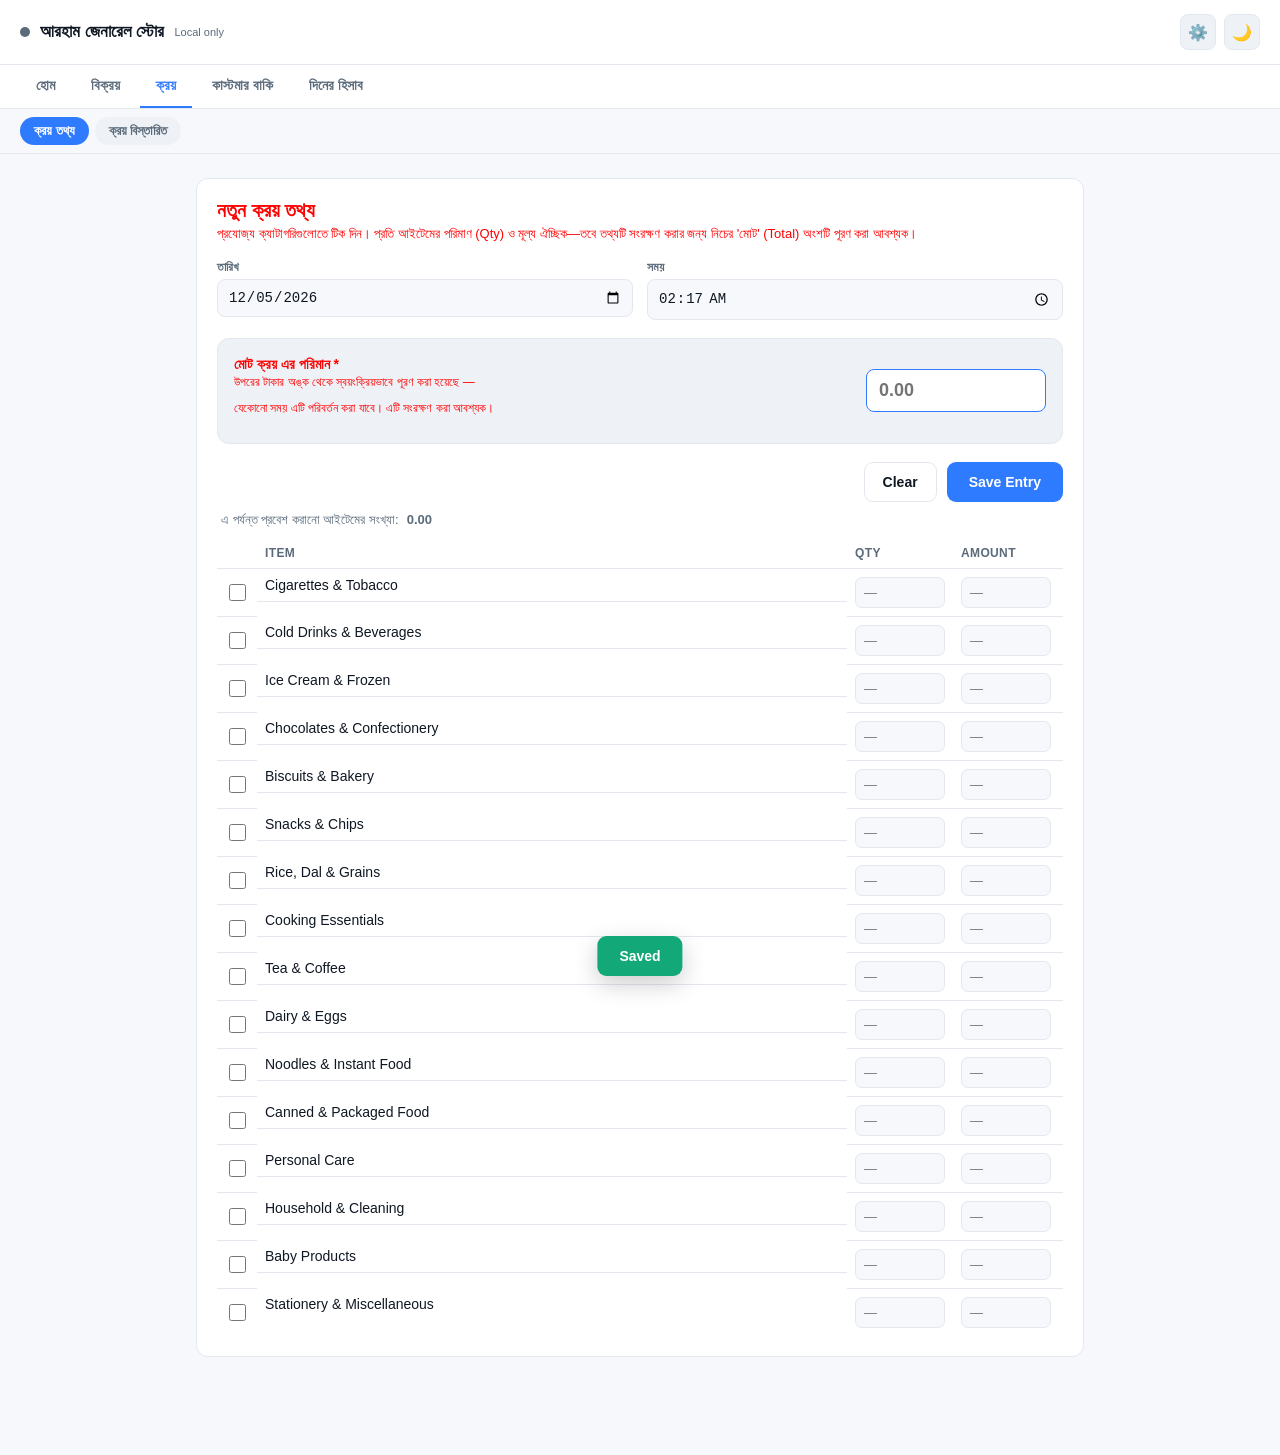
<file: purchase-input.html>
<!doctype html>
<html lang="en">
  <head>
    <meta charset="UTF-8" />
    <meta name="viewport" content="width=device-width, initial-scale=1.0" />
    <title>Purchase Input — আরহাম জেনারেল স্টোর</title>
    <link rel="stylesheet" href="style.css" />
  </head>
  <body data-page="purchase-input" data-navgroup="purchase">
    <header>
      <a
        href="index.html"
        class="brand"
        style="text-decoration: none; color: inherit"
      >
        <span class="dot" id="syncDot"></span> আরহাম জেনারেল স্টোর
        <span class="syncLabel" id="syncLabel">Local only</span>
      </a>
      <div class="headerRight">
        <button
          id="settingsBtn"
          onclick="openSettings()"
          title="Cloud database settings"
        >
          ⚙️
        </button>
        <button id="themeBtn" onclick="toggleTheme()">🌙</button>
      </div>
    </header>

    <nav class="mainNav">
      <a href="index.html" data-navgroup="home">হোম</a>
      <a href="sales-input.html" data-navgroup="sales">বিক্রয়</a>
      <a href="purchase-input.html" data-navgroup="purchase">ক্রয়</a>
      <a href="customer-due.html" data-navgroup="customerdue">কাস্টমার বাকি</a>
      <a href="day-end.html" data-navgroup="days">দিনের হিসাব</a>
    </nav>

    <nav class="subNav" id="subNav-sales" style="display: none">
      <a href="sales-input.html" data-nav="sales-input">বিক্রয় তথ্য</a>
      <a href="sales-details.html" data-nav="sales-details">বিক্রয় বিস্তারিত</a>
    </nav>
    <nav class="subNav" id="subNav-purchase" style="display: none">
      <a href="purchase-input.html" data-nav="purchase-input">ক্রয় তথ্য</a>
      <a href="purchase-details.html" data-nav="purchase-details"
        >ক্রয় বিস্তারিত</a
      >
    </nav>
    <nav class="subNav" id="subNav-days" style="display: none">
      <a href="day-end.html" data-nav="day-end">দিনের তথ্য</a>
      <a href="daily-details.html" data-nav="daily-details">দিনের বিস্তারিত</a>
    </nav>

    <main>
      <div class="card">
        <h2 style="color: red">নতুন ক্রয় তথ্য</h2>
        <div class="sub" style="color: red">
          প্রযোজ্য ক্যাটাগরিগুলোতে টিক দিন। প্রতি আইটেমের পরিমাণ (Qty) ও মূল্য
          ঐচ্ছিক—তবে তথ্যটি সংরক্ষণ করার জন্য নিচের 'মোট' (Total) অংশটি পূরণ করা
          আবশ্যক।
        </div>

        <div class="rowTop">
          <div class="field">
            <label>তারিখ</label>
            <input type="date" id="entryDate" />
          </div>
          <div class="field">
            <label>সময়</label>
            <input type="time" id="entryTime" />
          </div>
        </div>

        <div class="totalBox">
          <div>
            <label for="totalAmount" style="color: red"
              >মোট ক্রয় এর পরিমান *</label
            >
            <div class="hint" style="color: red">
              উপরের টাকার অঙ্ক থেকে স্বয়ংক্রিয়ভাবে পূরণ করা হয়েছে —
              <p>যেকোনো সময় এটি পরিবর্তন করা যাবে। এটি সংরক্ষণ করা আবশ্যক।</p>
            </div>
          </div>
          <div>
            <input
              type="number"
              id="totalAmount"
              placeholder="0.00"
              step="0.01"
              min="0"
            />
          </div>
        </div>
        <div class="errMsg" id="totalErr">
          মোট ক্রয়মূল্য প্রয়োজন এবং তা অবশ্যই এর চেয়ে বেশি হতে হবে। 0.
        </div>

        <div class="actions">
          <button class="ghost" onclick="resetForm()">Clear</button>
          <button class="primary" id="saveBtn" onclick="saveEntry()">
            Save Entry
          </button>
        </div>

        <div class="itemsTotalRow">
          এ পর্যন্ত প্রবেশ করানো আইটেমের সংখ্যা:
          <strong id="itemsSum">0.00</strong>
        </div>

        <table>
          <thead>
            <tr>
              <th style="width: 40px"></th>
              <th>Item</th>
              <th style="width: 100px">Qty</th>
              <th style="width: 110px">Amount</th>
            </tr>
          </thead>
          <tbody id="itemsBody"></tbody>
        </table>
        <!-- <div class="itemsTotalRow">Items amount entered so far: <strong id="itemsSum">0.00</strong></div>

  <div class="totalBox">
    <div>
      <label for="totalAmount">Total Purchase Amount *</label>
      <div class="hint">Auto-filled from the amounts above — edit it any time. Required to save.</div>
    </div>
    <div>
      <input type="number" id="totalAmount" placeholder="0.00" step="0.01" min="0">
    </div>
  </div>
  <div class="errMsg" id="totalErr">Total Purchase Amount is required and must be greater than 0.</div>

  <div class="actions">
    <button class="ghost" onclick="resetForm()">Clear</button>
    <button class="primary" id="saveBtn" onclick="saveEntry()">Save Entry</button>
  </div> -->
      </div>
    </main>

    <div class="modalBg" id="settingsModal">
      <div class="modal">
        <h3>Cloud Database (Supabase)</h3>
        <div class="sub">
          Connect this app to your free Supabase project so every page's data is
          stored online and works across devices. Leave blank to keep everything
          on this device only.
        </div>
        <div class="field">
          <label>Project URL</label>
          <input
            type="text"
            id="sbUrl"
            text="https://tbboptkqgegrlugmcpgx.supabase.co"
          />
        </div>
        <div class="field">
          <label>Anon public key</label>
          <input
            type="text"
            id="sbKey"
            text="eyJhbGciOiJIUzI1NiIsInR5cCI6IkpXVCJ9.eyJpc3MiOiJzdXBhYmFzZSIsInJlZiI6InRiYm9wdGtxZ2Vncmx1Z21jcGd4Iiwicm9sZSI6ImFub24iLCJpYXQiOjE3ODg0OTA5MjUsImV4cCI6MjEwNDA2NjkyNX0.w5fcAg0J9dHeHq6AhrYe90Jn9Np7zhENp3WztexP7b8"
          />
        </div>
        <div class="statusLine" id="sbStatus"></div>
        <div class="modalActions">
          <button class="ghost" onclick="disconnectCloud()">Disconnect</button>
          <div style="display: flex; gap: 8px">
            <button class="ghost" onclick="closeSettings()">Cancel</button>
            <button class="primary" onclick="saveCloudSettings()">
              Save & Connect
            </button>
          </div>
        </div>
      </div>
    </div>

    <div class="toast" id="toast">Saved</div>

    <script src="app.js"></script>
    <script>
      const STORE_KEY = "purchaseEntries";
      const TABLE = "purchase_entries";

      function buildItemsTable() {
        const body = document.getElementById("itemsBody");
        body.innerHTML = "";
        CATEGORIES.forEach((name, i) => {
          const tr = document.createElement("tr");
          tr.innerHTML = `
      <td><input type="checkbox" data-idx="${i}" class="chkItem"></td>
      <td class="itemName">${name}</td>
      <td><input type="number" class="qtyAmt qtyInput" data-idx="${i}" min="0" placeholder="—"></td>
      <td><input type="number" class="qtyAmt amtInput" data-idx="${i}" min="0" step="0.01" placeholder="—"></td>
    `;
          body.appendChild(tr);
        });
        body
          .querySelectorAll(".amtInput")
          .forEach((inp) => inp.addEventListener("input", onAmountEdit));
        body
          .querySelectorAll(".qtyInput, .amtInput")
          .forEach((inp) => inp.addEventListener("input", autoCheck));
      }

      function autoCheck(e) {
        const idx = e.target.dataset.idx;
        const qty = document.querySelector(
          `.qtyInput[data-idx="${idx}"]`,
        ).value;
        const amt = document.querySelector(
          `.amtInput[data-idx="${idx}"]`,
        ).value;
        const chk = document.querySelector(`.chkItem[data-idx="${idx}"]`);
        if (qty !== "" || amt !== "") chk.checked = true;
      }

      let totalManuallyEdited = false;

      function onAmountEdit() {
        recalcItemsSum();
        if (!totalManuallyEdited) {
          document.getElementById("totalAmount").value =
            document.getElementById("itemsSum").textContent;
        }
      }

      function recalcItemsSum() {
        let sum = 0;
        document.querySelectorAll(".amtInput").forEach((inp) => {
          const v = parseFloat(inp.value);
          if (!isNaN(v)) sum += v;
        });
        document.getElementById("itemsSum").textContent = sum.toFixed(2);
        return sum;
      }

      document.getElementById("totalAmount").addEventListener("input", () => {
        totalManuallyEdited = true;
        clearTotalError();
      });

      function clearTotalError() {
        document.getElementById("totalAmount").classList.remove("err");
        document.getElementById("totalErr").style.display = "none";
      }

      function setDefaultDateTime() {
        const now = new Date();
        document.getElementById("entryDate").value = now
          .toISOString()
          .slice(0, 10);
        document.getElementById("entryTime").value = now
          .toTimeString()
          .slice(0, 5);
      }

      function resetForm() {
        buildItemsTable();
        setDefaultDateTime();
        document.getElementById("totalAmount").value = "";
        totalManuallyEdited = false;
        recalcItemsSum();
        clearTotalError();
      }

      async function saveEntry() {
        const totalInput = document.getElementById("totalAmount");
        const total = parseFloat(totalInput.value);

        if (isNaN(total) || total <= 0) {
          totalInput.classList.add("err");
          document.getElementById("totalErr").style.display = "block";
          totalInput.focus();
          return;
        }

        const items = [];
        CATEGORIES.forEach((name, i) => {
          const checked = document.querySelector(
            `.chkItem[data-idx="${i}"]`,
          ).checked;
          const qtyVal = document.querySelector(
            `.qtyInput[data-idx="${i}"]`,
          ).value;
          const amtVal = document.querySelector(
            `.amtInput[data-idx="${i}"]`,
          ).value;
          if (checked || qtyVal !== "" || amtVal !== "") {
            items.push({
              name,
              qty: qtyVal === "" ? null : Number(qtyVal),
              amount: amtVal === "" ? null : Number(amtVal),
            });
          }
        });

        const date = document.getElementById("entryDate").value;
        const time = document.getElementById("entryTime").value;

        const entry = {
          id: "e_" + Date.now(),
          date,
          time,
          total: Math.round(total * 100) / 100,
          items,
        };

        const local = loadLocal(STORE_KEY);
        local.push(entry);
        saveLocal(STORE_KEY, local);

        const saveBtn = document.getElementById("saveBtn");
        if (isCloudConfigured()) {
          saveBtn.textContent = "Saving...";
          saveBtn.disabled = true;
          try {
            await cloudUpsert(TABLE, toDBEntry(entry));
            updateSyncDot("ok");
            showToast("Purchase entry saved to cloud");
          } catch (err) {
            updateSyncDot("error");
            showToast("Saved locally — cloud sync failed", true);
          }
          saveBtn.textContent = "Save Entry";
          saveBtn.disabled = false;
        } else {
          showToast("Purchase entry saved");
        }

        resetForm();
      }

      function onCloudReconnect() {
        /* nothing to refresh on this page */
      }

      resetForm();
      updateSyncDot(isCloudConfigured() ? "ok" : "off");
    </script>
  </body>
</html>
</file>
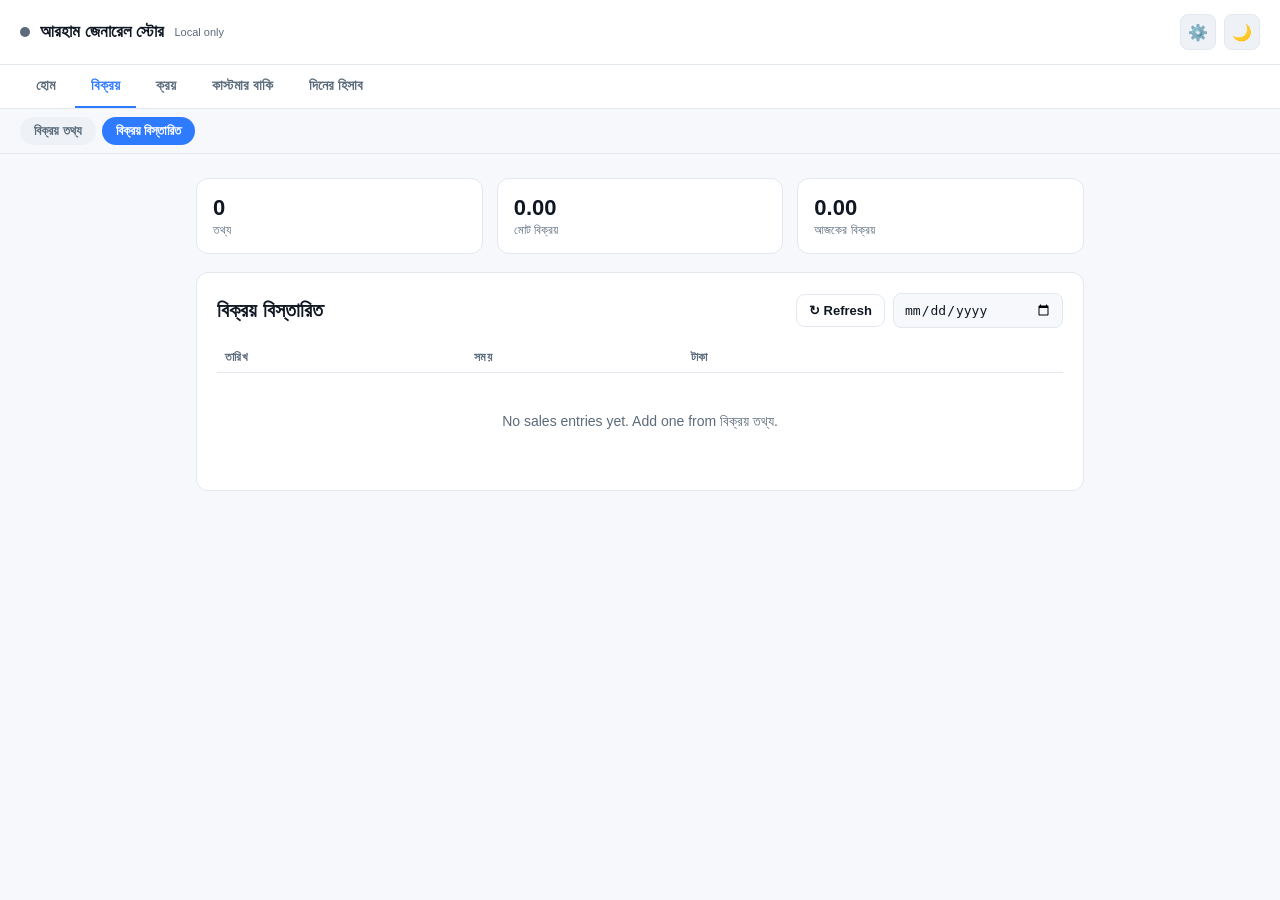
<file: sales-details.html>
<!doctype html>
<html lang="en">
  <head>
    <meta charset="UTF-8" />
    <meta name="viewport" content="width=device-width, initial-scale=1.0" />
    <title>বিক্রয় বিস্তারিত — আরহাম জেনারেল স্টোর</title>
    <link rel="stylesheet" href="style.css" />
  </head>
  <body data-page="sales-details" data-navgroup="sales">
    <header>
      <a
        href="index.html"
        class="brand"
        style="text-decoration: none; color: inherit"
      >
        <span class="dot" id="syncDot"></span> আরহাম জেনারেল স্টোর
        <span class="syncLabel" id="syncLabel">Local only</span>
      </a>
      <div class="headerRight">
        <button
          id="settingsBtn"
          onclick="openSettings()"
          title="Cloud database settings"
        >
          ⚙️
        </button>
        <button id="themeBtn" onclick="toggleTheme()">🌙</button>
      </div>
    </header>

    <nav class="mainNav">
      <a href="index.html" data-navgroup="home">হোম</a>
      <a href="sales-input.html" data-navgroup="sales">বিক্রয়</a>
      <a href="purchase-input.html" data-navgroup="purchase">ক্রয়</a>
      <a href="customer-due.html" data-navgroup="customerdue">কাস্টমার বাকি</a>
      <a href="day-end.html" data-navgroup="days">দিনের হিসাব</a>
    </nav>

    <nav class="subNav" id="subNav-sales" style="display: none">
      <a href="sales-input.html" data-nav="sales-input">বিক্রয় তথ্য</a>
      <a href="sales-details.html" data-nav="sales-details">বিক্রয় বিস্তারিত</a>
    </nav>
    <nav class="subNav" id="subNav-purchase" style="display: none">
      <a href="purchase-input.html" data-nav="purchase-input">ক্রয় তথ্য</a>
      <a href="purchase-details.html" data-nav="purchase-details"
        >ক্রয় বিস্তারিত</a
      >
    </nav>
    <nav class="subNav" id="subNav-days" style="display: none">
      <a href="day-end.html" data-nav="day-end">দিনের তথ্য</a>
      <a href="daily-details.html" data-nav="daily-details">দিনের বিস্তারিত</a>
    </nav>

    <main>
      <div class="statGrid">
        <div class="stat">
          <div class="val" id="statCount">0</div>
          <div class="lbl">তথ্য</div>
        </div>
        <div class="stat">
          <div class="val" id="statTotal">0.00</div>
          <div class="lbl">মোট বিক্রয়</div>
        </div>
        <div class="stat">
          <div class="val" id="statToday">0.00</div>
          <div class="lbl">আজকের বিক্রয়</div>
        </div>
      </div>

      <div class="card">
        <div class="detailsHead">
          <h2 style="margin: 0">বিক্রয় বিস্তারিত</h2>
          <div style="display: flex; gap: 8px; align-items: center">
            <button
              class="ghost"
              style="padding: 8px 12px; font-size: 13px"
              onclick="renderDetails()"
            >
              ↻ Refresh
            </button>
            <div class="search">
              <input type="date" id="filterDate" onchange="renderDetails()" />
            </div>
          </div>
        </div>
        <div
          id="filterTotalRow"
          class="itemsTotalRow"
          style="display: none; justify-content: space-between"
        >
          <span>মোট <strong id="filterTotalDate"></strong></span>
          <span class="mobileTag sm"
            >📱 মোবাইল এ জমা: <span id="filterMobileAmount">0.00</span></span
          >
          <span
            ><strong id="filterTotalAmount">0.00</strong> (<span
              id="filterTotalCount"
              >0</span
            >
            তথ্য)</span
          >
        </div>
        <table>
          <thead>
            <tr>
              <th>তারিখ</th>
              <th>সময়</th>
              <th>টাকা</th>
              <th></th>
              <th style="width: 70px"></th>
            </tr>
          </thead>
          <tbody id="detailsBody"></tbody>
        </table>
        <div id="emptyState" class="empty" style="display: none">
          No sales entries yet. Add one from বিক্রয় তথ্য.
        </div>
      </div>
    </main>

    <div class="modalBg" id="settingsModal">
      <div class="modal">
        <h3>Cloud Database (Supabase)</h3>
        <div class="sub">
          Connect this app to your free Supabase project so every page's data is
          stored online and works across devices. Leave blank to keep everything
          on this device only.
        </div>
        <div class="field">
          <label>Project URL</label>
          <input
            type="text"
            id="sbUrl"
            text="https://tbboptkqgegrlugmcpgx.supabase.co"
          />
        </div>
        <div class="field">
          <label>Anon public key</label>
          <input
            type="text"
            id="sbKey"
            text="eyJhbGciOiJIUzI1NiIsInR5cCI6IkpXVCJ9.eyJpc3MiOiJzdXBhYmFzZSIsInJlZiI6InRiYm9wdGtxZ2Vncmx1Z21jcGd4Iiwicm9sZSI6ImFub24iLCJpYXQiOjE3ODg0OTA5MjUsImV4cCI6MjEwNDA2NjkyNX0.w5fcAg0J9dHeHq6AhrYe90Jn9Np7zhENp3WztexP7b8"
          />
        </div>
        <div class="statusLine" id="sbStatus"></div>
        <div class="modalActions">
          <button class="ghost" onclick="disconnectCloud()">Disconnect</button>
          <div style="display: flex; gap: 8px">
            <button class="ghost" onclick="closeSettings()">Cancel</button>
            <button class="primary" onclick="saveCloudSettings()">
              Save & Connect
            </button>
          </div>
        </div>
      </div>
    </div>

    <div class="toast" id="toast">Saved</div>

    <script src="app.js"></script>
    <script>
      const STORE_KEY = "salesEntries";
      const TABLE = "sales_entries";

      async function renderDetails() {
        let entries;
        if (isCloudConfigured()) {
          try {
            const rows = await cloudFetch(
              TABLE,
              "entry_date.desc,entry_time.desc",
            );
            entries = rows.map(fromDBEntry);
            saveLocal(STORE_KEY, entries);
            updateSyncDot("ok");
          } catch (err) {
            updateSyncDot("error");
            entries = loadLocal(STORE_KEY);
          }
        } else {
          updateSyncDot("off");
          entries = loadLocal(STORE_KEY);
        }

        entries = entries
          .slice()
          .sort((a, b) => (b.date + b.time).localeCompare(a.date + a.time));
        const filterDate = document.getElementById("filterDate").value;
        const filtered = filterDate
          ? entries.filter((e) => e.date === filterDate)
          : entries;

        const filterTotalRow = document.getElementById("filterTotalRow");
        if (filterDate) {
          const sum = filtered.reduce((s, e) => s + e.total, 0);
          document.getElementById("filterTotalDate").textContent =
            formatDate(filterDate);
          document.getElementById("filterTotalAmount").textContent =
            sum.toFixed(2);
          document.getElementById("filterTotalCount").textContent =
            filtered.length;
          document.getElementById("filterMobileAmount").textContent = filtered
            .reduce((s, e) => s + (Number(e.mobile) || 0), 0)
            .toFixed(2);
          filterTotalRow.style.display = "flex";
        } else {
          filterTotalRow.style.display = "none";
        }

        const body = document.getElementById("detailsBody");
        body.innerHTML = "";
        document.getElementById("emptyState").style.display = filtered.length
          ? "none"
          : "block";

        filtered.forEach((e) => {
          const tr = document.createElement("tr");
          tr.innerHTML = `
      <td>${formatDate(e.date)}</td>
      <td>${e.time || "—"}</td>
      <td><strong>${e.total.toFixed(2)}</strong>${e.mobile ? `<span class="mobileTag sm">📱 ${Number(e.mobile).toFixed(2)}</span>` : ""}</td>
      <td>${e.items && e.items.length ? `<button class="expandBtn" onclick="toggleExpand('${e.id}')">Items (${e.items.length})</button>` : ""}</td>
          `;
          // <td class="rowActions"><button class="iconBtn" title="Delete" onclick="deleteEntry('${e.id}')">✕</button></td>
          body.appendChild(tr);

          if (e.items && e.items.length) {
            const exTr = document.createElement("tr");
            exTr.className = "expandRow";
            exTr.id = "expand_" + e.id;
            exTr.style.display = "none";
            exTr.innerHTML = `<td colspan="5">${e.items.map((it) => `<span class="itemPill">${it.name}${it.qty != null ? " · Qty " + it.qty : ""}${it.amount != null ? " · " + it.amount.toFixed(2) : ""}</span>`).join("")}</td>`;
            body.appendChild(exTr);
          }
        });

        document.getElementById("statCount").textContent = entries.length;
        document.getElementById("statTotal").textContent = entries
          .reduce((s, e) => s + e.total, 0)
          .toFixed(2);
        const todayStr = todayISO();
        document.getElementById("statToday").textContent = entries
          .filter((e) => e.date === todayStr)
          .reduce((s, e) => s + e.total, 0)
          .toFixed(2);
      }

      function toggleExpand(id) {
        const row = document.getElementById("expand_" + id);
        row.style.display = row.style.display === "none" ? "" : "none";
      }

      async function deleteEntry(id) {
        if (!confirm("Delete this sales entry?")) return;

        const local = loadLocal(STORE_KEY).filter((e) => e.id !== id);
        saveLocal(STORE_KEY, local);

        if (isCloudConfigured()) {
          try {
            await cloudDelete(TABLE, id);
            updateSyncDot("ok");
          } catch (err) {
            updateSyncDot("error");
            showToast("Deleted locally — cloud delete failed", true);
            renderDetails();
            return;
          }
        }
        renderDetails();
        showToast("Entry deleted");
      }

      function onCloudReconnect() {
        renderDetails();
      }

      renderDetails();
    </script>
  </body>
</html>
</file>
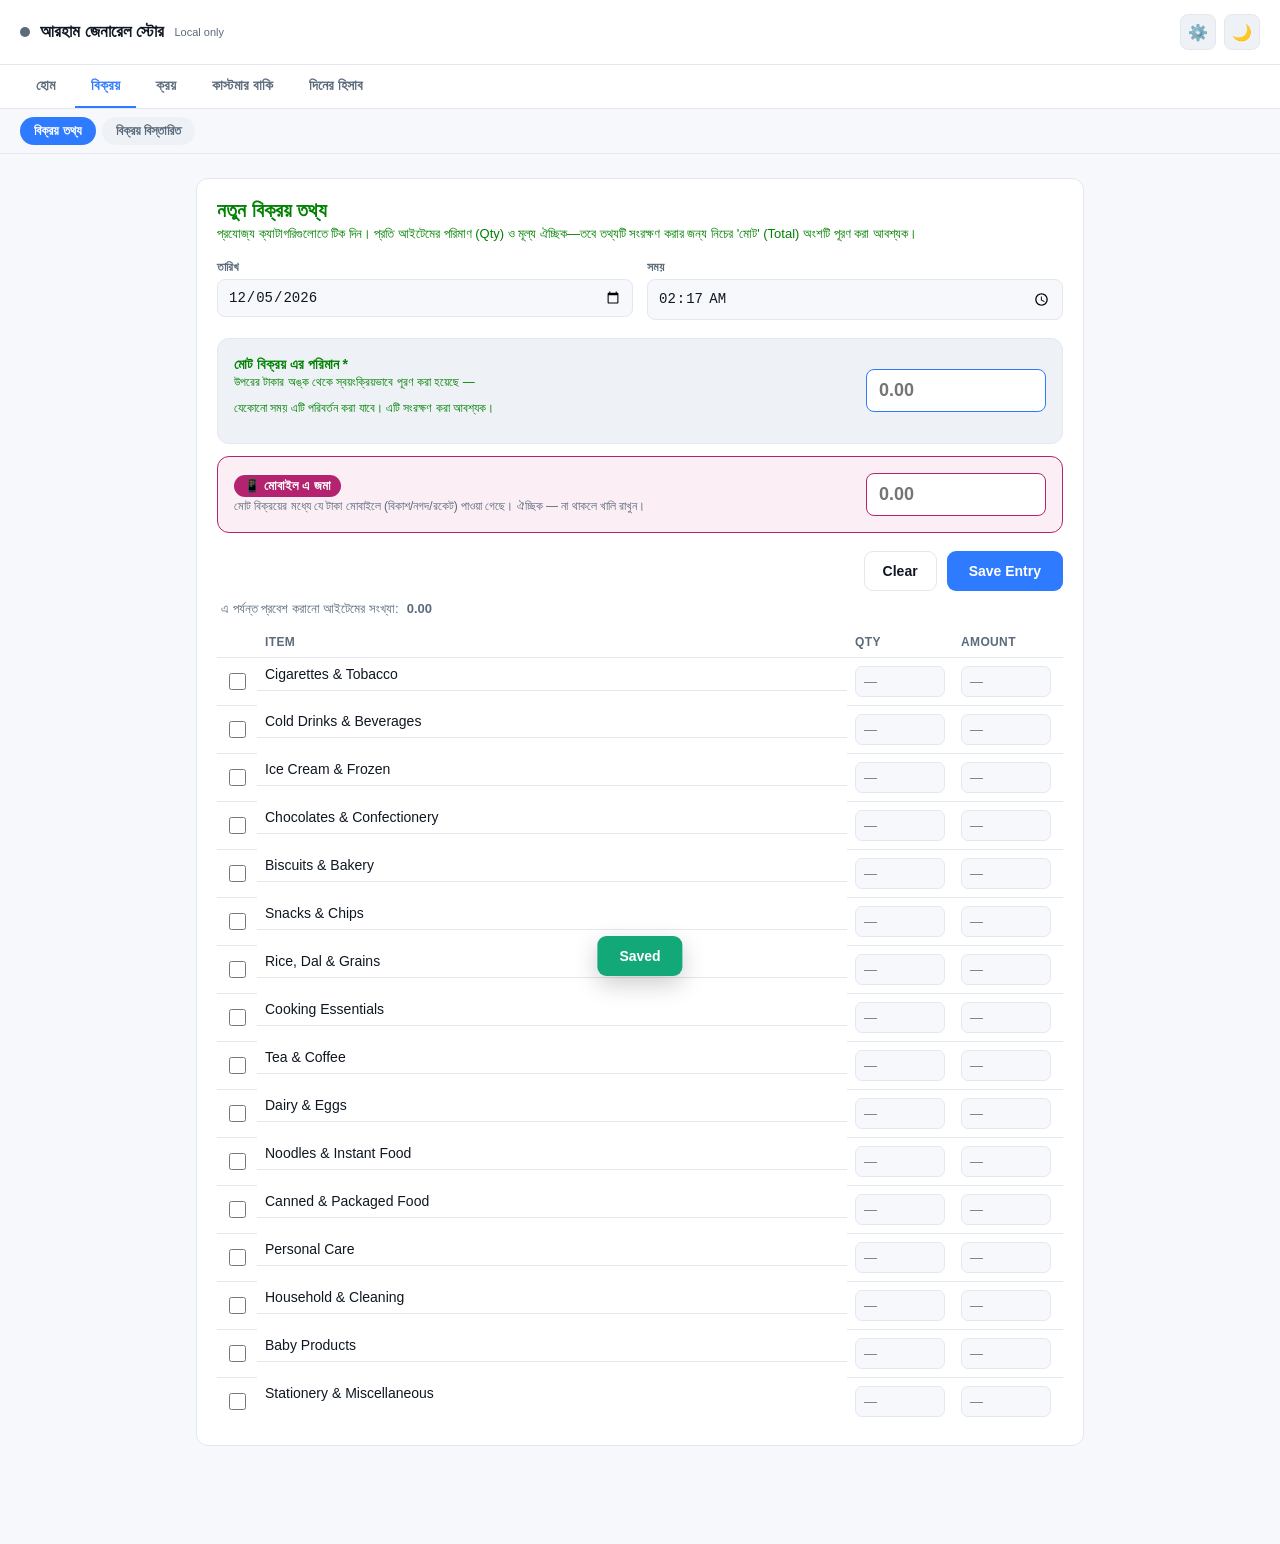
<file: sales-input.html>
<!doctype html>
<html lang="en">
  <head>
    <meta charset="UTF-8" />
    <meta name="viewport" content="width=device-width, initial-scale=1.0" />
    <title>বিক্রয় তথ্য — আরহাম জেনারেল স্টোর</title>
    <link rel="stylesheet" href="style.css" />
  </head>
  <body data-page="sales-input" data-navgroup="sales">
    <header>
      <a
        href="index.html"
        class="brand"
        style="text-decoration: none; color: inherit"
      >
        <span class="dot" id="syncDot"></span> আরহাম জেনারেল স্টোর
        <span class="syncLabel" id="syncLabel">Local only</span>
      </a>
      <div class="headerRight">
        <button
          id="settingsBtn"
          onclick="openSettings()"
          title="Cloud database settings"
        >
          ⚙️
        </button>
        <button id="themeBtn" onclick="toggleTheme()">🌙</button>
      </div>
    </header>

    <nav class="mainNav">
      <a href="index.html" data-navgroup="home">হোম</a>
      <a href="sales-input.html" data-navgroup="sales">বিক্রয়</a>
      <a href="purchase-input.html" data-navgroup="purchase">ক্রয়</a>
      <a href="customer-due.html" data-navgroup="customerdue">কাস্টমার বাকি</a>
      <a href="day-end.html" data-navgroup="days">দিনের হিসাব</a>
    </nav>

    <nav class="subNav" id="subNav-sales" style="display: none">
      <a href="sales-input.html" data-nav="sales-input">বিক্রয় তথ্য</a>
      <a href="sales-details.html" data-nav="sales-details">বিক্রয় বিস্তারিত</a>
    </nav>
    <nav class="subNav" id="subNav-purchase" style="display: none">
      <a href="purchase-input.html" data-nav="purchase-input">ক্রয় তথ্য</a>
      <a href="purchase-details.html" data-nav="purchase-details"
        >ক্রয় বিস্তারিত</a
      >
    </nav>
    <nav class="subNav" id="subNav-days" style="display: none">
      <a href="day-end.html" data-nav="day-end">দিনের তথ্য</a>
      <a href="daily-details.html" data-nav="daily-details">দিনের বিস্তারিত</a>
    </nav>

    <main>
      <div class="card">
        <h2 style="color: green">নতুন বিক্রয় তথ্য</h2>
        <div class="sub" style="color: green">
          প্রযোজ্য ক্যাটাগরিগুলোতে টিক দিন। প্রতি আইটেমের পরিমাণ (Qty) ও মূল্য
          ঐচ্ছিক—তবে তথ্যটি সংরক্ষণ করার জন্য নিচের 'মোট' (Total) অংশটি পূরণ করা
          আবশ্যক।
        </div>

        <div class="rowTop">
          <div class="field">
            <label>তারিখ</label>
            <input type="date" id="entryDate" />
          </div>
          <div class="field">
            <label>সময়</label>
            <input type="time" id="entryTime" />
          </div>
        </div>

        <div class="totalBox">
          <div>
            <label for="totalAmount" style="color: green"
              >মোট বিক্রয় এর পরিমান *</label
            >
            <div class="hint" style="color: green">
              উপরের টাকার অঙ্ক থেকে স্বয়ংক্রিয়ভাবে পূরণ করা হয়েছে —
              <p>যেকোনো সময় এটি পরিবর্তন করা যাবে। এটি সংরক্ষণ করা আবশ্যক।</p>
            </div>
          </div>
          <div>
            <input
              type="number"
              id="totalAmount"
              placeholder="0.00"
              step="0.01"
              min="0"
            />
          </div>
        </div>
        <div class="errMsg" id="totalErr">
          মোট বিক্রয়ের পরিমাণ আবশ্যক এবং তা অবশ্যই 0-এর বেশি হতে হবে।
        </div>

        <!-- মোবাইল এ জমা — separate tag: part of the sale received via bKash/Nagad/Rocket etc. -->
        <div class="totalBox mobileBox">
          <div>
            <label for="mobileAmount"
              ><span class="mobileTag">📱 মোবাইল এ জমা</span></label
            >
            <div class="hint">
              মোট বিক্রয়ের মধ্যে যে টাকা মোবাইলে (বিকাশ/নগদ/রকেট) পাওয়া গেছে।
              ঐচ্ছিক — না থাকলে খালি রাখুন।
            </div>
          </div>
          <div>
            <input
              type="number"
              id="mobileAmount"
              placeholder="0.00"
              step="0.01"
              min="0"
            />
          </div>
        </div>
        <div class="errMsg" id="mobileErr">
          মোবাইল এ জমা মোট বিক্রয়ের চেয়ে বেশি হতে পারবে না।
        </div>

        <div class="actions">
          <button class="ghost" onclick="resetForm()">Clear</button>
          <button class="primary" id="saveBtn" onclick="saveEntry()">
            Save Entry
          </button>
        </div>

        <div class="itemsTotalRow">
          এ পর্যন্ত প্রবেশ করানো আইটেমের সংখ্যা:
          <strong id="itemsSum">0.00</strong>
        </div>

        <table>
          <thead>
            <tr>
              <th style="width: 40px"></th>
              <th>Item</th>
              <th style="width: 100px">Qty</th>
              <th style="width: 110px">Amount</th>
            </tr>
          </thead>
          <tbody id="itemsBody"></tbody>
        </table>
        <!-- <div class="itemsTotalRow">
          Items amount entered so far: <strong id="itemsSum">0.00</strong>
        </div> -->

        <!-- <div class="totalBox">
          <div>
            <label for="totalAmount">Total Sales Amount *</label>
            <div class="hint">
              Auto-filled from the amounts above — edit it any time. Required to
              save.
            </div>
          </div>
          <div>
            <input
              type="number"
              id="totalAmount"
              placeholder="0.00"
              step="0.01"
              min="0"
            />
          </div>
        </div>
        <div class="errMsg" id="totalErr">
          Total Sales Amount is required and must be greater than 0.
        </div>

        <div class="actions">
          <button class="ghost" onclick="resetForm()">Clear</button>
          <button class="primary" id="saveBtn" onclick="saveEntry()">
            Save Entry
          </button>
        </div> -->
      </div>
    </main>

    <div class="modalBg" id="settingsModal">
      <div class="modal">
        <h3>Cloud Database (Supabase)</h3>
        <div class="sub">
          Connect this app to your free Supabase project so every page's data is
          stored online and works across devices. Leave blank to keep everything
          on this device only.
        </div>
        <div class="field">
          <label>Project URL</label>
          <input
            type="text"
            id="sbUrl"
            text="https://tbboptkqgegrlugmcpgx.supabase.co"
          />
        </div>
        <div class="field">
          <label>Anon public key</label>
          <input
            type="text"
            id="sbKey"
            text="eyJhbGciOiJIUzI1NiIsInR5cCI6IkpXVCJ9.eyJpc3MiOiJzdXBhYmFzZSIsInJlZiI6InRiYm9wdGtxZ2Vncmx1Z21jcGd4Iiwicm9sZSI6ImFub24iLCJpYXQiOjE3ODg0OTA5MjUsImV4cCI6MjEwNDA2NjkyNX0.w5fcAg0J9dHeHq6AhrYe90Jn9Np7zhENp3WztexP7b8"
          />
        </div>
        <div class="statusLine" id="sbStatus"></div>
        <div class="modalActions">
          <button class="ghost" onclick="disconnectCloud()">Disconnect</button>
          <div style="display: flex; gap: 8px">
            <button class="ghost" onclick="closeSettings()">Cancel</button>
            <button class="primary" onclick="saveCloudSettings()">
              Save & Connect
            </button>
          </div>
        </div>
      </div>
    </div>

    <div class="toast" id="toast">Saved</div>

    <script src="app.js"></script>
    <script>
      const STORE_KEY = "salesEntries";
      const TABLE = "sales_entries";

      function buildItemsTable() {
        const body = document.getElementById("itemsBody");
        body.innerHTML = "";
        CATEGORIES.forEach((name, i) => {
          const tr = document.createElement("tr");
          tr.innerHTML = `
      <td><input type="checkbox" data-idx="${i}" class="chkItem"></td>
      <td class="itemName">${name}</td>
      <td><input type="number" class="qtyAmt qtyInput" data-idx="${i}" min="0" placeholder="—"></td>
      <td><input type="number" class="qtyAmt amtInput" data-idx="${i}" min="0" step="0.01" placeholder="—"></td>
    `;
          body.appendChild(tr);
        });
        body
          .querySelectorAll(".amtInput")
          .forEach((inp) => inp.addEventListener("input", onAmountEdit));
        body
          .querySelectorAll(".qtyInput, .amtInput")
          .forEach((inp) => inp.addEventListener("input", autoCheck));
      }

      function autoCheck(e) {
        const idx = e.target.dataset.idx;
        const qty = document.querySelector(
          `.qtyInput[data-idx="${idx}"]`,
        ).value;
        const amt = document.querySelector(
          `.amtInput[data-idx="${idx}"]`,
        ).value;
        const chk = document.querySelector(`.chkItem[data-idx="${idx}"]`);
        if (qty !== "" || amt !== "") chk.checked = true;
      }

      let totalManuallyEdited = false;

      function onAmountEdit() {
        recalcItemsSum();
        if (!totalManuallyEdited) {
          document.getElementById("totalAmount").value =
            document.getElementById("itemsSum").textContent;
        }
      }

      function recalcItemsSum() {
        let sum = 0;
        document.querySelectorAll(".amtInput").forEach((inp) => {
          const v = parseFloat(inp.value);
          if (!isNaN(v)) sum += v;
        });
        document.getElementById("itemsSum").textContent = sum.toFixed(2);
        return sum;
      }

      document.getElementById("totalAmount").addEventListener("input", () => {
        totalManuallyEdited = true;
        clearTotalError();
      });

      function clearTotalError() {
        document.getElementById("totalAmount").classList.remove("err");
        document.getElementById("totalErr").style.display = "none";
        clearMobileError();
      }

      function clearMobileError() {
        document.getElementById("mobileAmount").classList.remove("err");
        document.getElementById("mobileErr").style.display = "none";
      }
      document
        .getElementById("mobileAmount")
        .addEventListener("input", clearMobileError);

      function setDefaultDateTime() {
        const now = new Date();
        document.getElementById("entryDate").value = now
          .toISOString()
          .slice(0, 10);
        document.getElementById("entryTime").value = now
          .toTimeString()
          .slice(0, 5);
      }

      function resetForm() {
        buildItemsTable();
        setDefaultDateTime();
        document.getElementById("totalAmount").value = "";
        document.getElementById("mobileAmount").value = "";
        totalManuallyEdited = false;
        recalcItemsSum();
        clearTotalError();
      }

      async function saveEntry() {
        const totalInput = document.getElementById("totalAmount");
        const total = parseFloat(totalInput.value);

        if (isNaN(total) || total <= 0) {
          totalInput.classList.add("err");
          document.getElementById("totalErr").style.display = "block";
          totalInput.focus();
          return;
        }

        const mobileInput = document.getElementById("mobileAmount");
        const mobile = parseFloat(mobileInput.value) || 0;
        if (mobile < 0 || mobile > total) {
          mobileInput.classList.add("err");
          document.getElementById("mobileErr").style.display = "block";
          mobileInput.focus();
          return;
        }

        const items = [];
        CATEGORIES.forEach((name, i) => {
          const checked = document.querySelector(
            `.chkItem[data-idx="${i}"]`,
          ).checked;
          const qtyVal = document.querySelector(
            `.qtyInput[data-idx="${i}"]`,
          ).value;
          const amtVal = document.querySelector(
            `.amtInput[data-idx="${i}"]`,
          ).value;
          if (checked || qtyVal !== "" || amtVal !== "") {
            items.push({
              name,
              qty: qtyVal === "" ? null : Number(qtyVal),
              amount: amtVal === "" ? null : Number(amtVal),
            });
          }
        });

        const date = document.getElementById("entryDate").value;
        const time = document.getElementById("entryTime").value;

        const entry = {
          id: "e_" + Date.now(),
          date,
          time,
          total: Math.round(total * 100) / 100,
          mobile: Math.round(mobile * 100) / 100,
          items,
        };

        const local = loadLocal(STORE_KEY);
        local.push(entry);
        saveLocal(STORE_KEY, local);

        const saveBtn = document.getElementById("saveBtn");
        if (isCloudConfigured()) {
          saveBtn.textContent = "Saving...";
          saveBtn.disabled = true;
          try {
            await cloudUpsert(TABLE, toDBEntry(entry));
            updateSyncDot("ok");
            showToast("Sales entry saved to cloud");
          } catch (err) {
            updateSyncDot("error");
            showToast("Saved locally — cloud sync failed", true);
          }
          saveBtn.textContent = "Save Entry";
          saveBtn.disabled = false;
        } else {
          showToast("Sales entry saved");
        }

        resetForm();
      }

      function onCloudReconnect() {
        /* nothing to refresh on this page */
      }

      resetForm();
      updateSyncDot(isCloudConfigured() ? "ok" : "off");
    </script>
  </body>
</html>
</file>
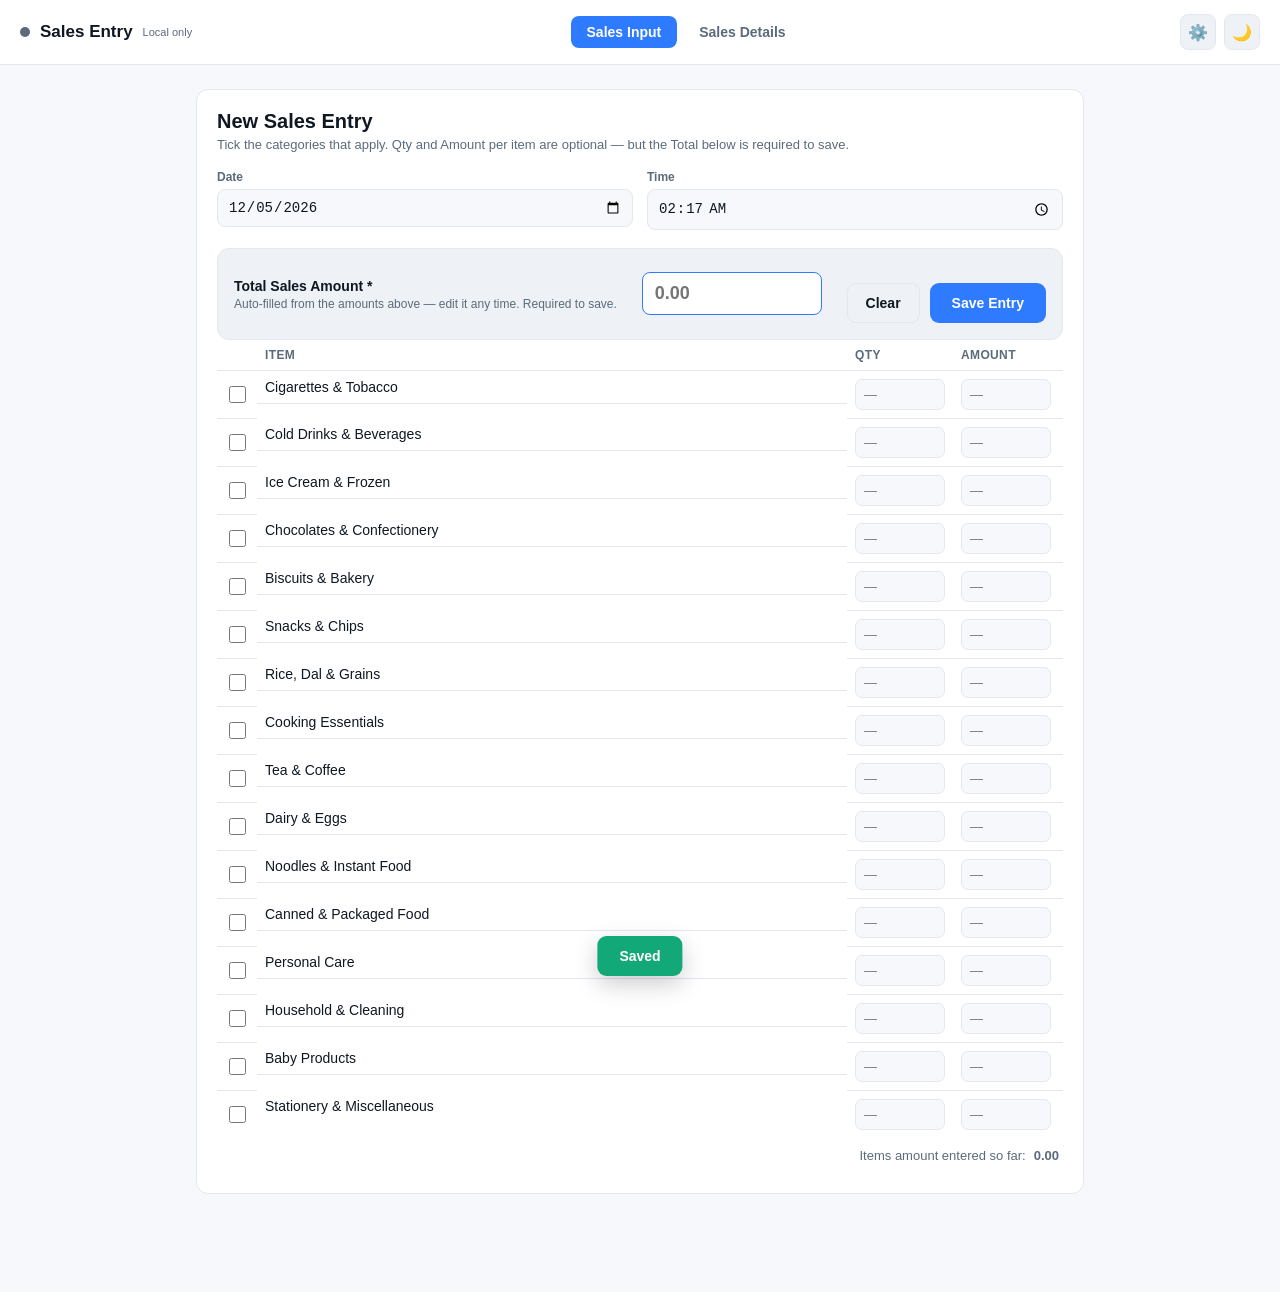
<file: Sales-WebApp-v2.0.html>
<!doctype html>
<html lang="en">
  <head>
    <meta charset="UTF-8" />
    <meta name="viewport" content="width=device-width, initial-scale=1.0" />
    <title>Sales Entry</title>
    <style>
      :root {
        --bg: #f6f8fb;
        --panel: #ffffff;
        --line: #e3e8ef;
        --text: #0f1722;
        --muted: #5b6b7b;
        --accent: #2f7bff;
        --accent-dark: #1f5fd1;
        --green: #13a877;
        --danger: #e5484d;
        --chip: #eef2f7;
        --radius: 12px;
      }
      [data-theme="dark"] {
        --bg: #0f141a;
        --panel: #161c24;
        --line: #2a333f;
        --text: #e8eef5;
        --muted: #93a1b0;
        --accent: #4c8dff;
        --accent-dark: #3a72d6;
        --green: #13c08a;
        --danger: #ff5d5d;
        --chip: #222c38;
      }
      * {
        box-sizing: border-box;
      }
      body {
        margin: 0;
        background: var(--bg);
        color: var(--text);
        font-family:
          -apple-system, BlinkMacSystemFont, "Segoe UI", Roboto, Helvetica,
          Arial, sans-serif;
        min-height: 100vh;
      }
      header {
        position: sticky;
        top: 0;
        z-index: 20;
        background: var(--panel);
        border-bottom: 1px solid var(--line);
        display: flex;
        align-items: center;
        justify-content: space-between;
        padding: 14px 20px;
        gap: 10px;
        flex-wrap: wrap;
      }
      .brand {
        display: flex;
        align-items: center;
        gap: 10px;
        font-weight: 700;
        font-size: 17px;
      }
      .brand .dot {
        width: 10px;
        height: 10px;
        border-radius: 50%;
        background: var(--muted);
        transition: 0.2s;
      }
      .brand .dot.synced {
        background: var(--green);
      }
      .brand .dot.error {
        background: var(--danger);
      }
      .syncLabel {
        font-size: 11px;
        color: var(--muted);
        font-weight: 500;
      }
      nav {
        display: flex;
        gap: 6px;
      }
      nav button {
        border: none;
        background: transparent;
        color: var(--muted);
        padding: 8px 16px;
        border-radius: 8px;
        font-size: 14px;
        font-weight: 600;
        cursor: pointer;
        transition: 0.15s;
      }
      nav button.active {
        background: var(--accent);
        color: #fff;
      }
      nav button:not(.active):hover {
        background: var(--chip);
        color: var(--text);
      }
      .headerRight {
        display: flex;
        align-items: center;
        gap: 8px;
      }
      #themeBtn,
      #settingsBtn {
        border: 1px solid var(--line);
        background: var(--chip);
        color: var(--text);
        border-radius: 8px;
        width: 36px;
        height: 36px;
        cursor: pointer;
        font-size: 16px;
      }
      main {
        max-width: 920px;
        margin: 0 auto;
        padding: 24px 16px 80px;
      }
      .card {
        background: var(--panel);
        border: 1px solid var(--line);
        border-radius: var(--radius);
        padding: 20px;
        margin-bottom: 18px;
      }
      h2 {
        margin: 0 0 4px;
        font-size: 20px;
      }
      .sub {
        color: var(--muted);
        font-size: 13px;
        margin-bottom: 18px;
      }
      .rowTop {
        display: flex;
        gap: 14px;
        flex-wrap: wrap;
        margin-bottom: 18px;
      }
      .field {
        flex: 1;
        min-width: 150px;
      }
      .field label {
        display: block;
        font-size: 12px;
        color: var(--muted);
        margin-bottom: 5px;
        font-weight: 600;
      }
      .field input,
      .field select {
        width: 100%;
        padding: 9px 10px;
        border-radius: 8px;
        border: 1px solid var(--line);
        background: var(--bg);
        color: var(--text);
        font-size: 14px;
      }
      table {
        width: 100%;
        border-collapse: collapse;
      }
      thead th {
        text-align: left;
        font-size: 12px;
        color: var(--muted);
        text-transform: uppercase;
        letter-spacing: 0.03em;
        padding: 8px 8px;
        border-bottom: 1px solid var(--line);
      }
      tbody td {
        padding: 8px 8px;
        border-bottom: 1px solid var(--line);
        font-size: 14px;
        vertical-align: middle;
      }
      tbody tr:last-child td {
        border-bottom: none;
      }
      .itemName {
        display: flex;
        align-items: center;
        gap: 10px;
      }
      input[type="checkbox"] {
        width: 17px;
        height: 17px;
        accent-color: var(--accent);
        cursor: pointer;
      }
      .qtyAmt {
        width: 90px;
        padding: 7px 8px;
        border-radius: 7px;
        border: 1px solid var(--line);
        background: var(--bg);
        color: var(--text);
        font-size: 13px;
      }
      .itemsTotalRow {
        display: flex;
        justify-content: flex-end;
        gap: 8px;
        padding: 10px 4px;
        color: var(--muted);
        font-size: 13px;
      }
      .totalBox {
        margin-top: 18px;
        padding: 16px;
        border-radius: var(--radius);
        border: 1px solid var(--line);
        background: var(--chip);
        display: flex;
        align-items: center;
        justify-content: space-between;
        gap: 16px;
        flex-wrap: wrap;
      }
      .totalBox label {
        font-weight: 700;
        font-size: 14px;
      }
      .totalBox .hint {
        font-size: 12px;
        color: var(--muted);
        font-weight: 400;
        margin-top: 2px;
      }
      #totalAmount {
        width: 180px;
        font-size: 18px;
        font-weight: 700;
        padding: 10px 12px;
        border-radius: 8px;
        border: 1.5px solid var(--accent);
        background: var(--panel);
        color: var(--text);
      }
      #totalAmount.err {
        border-color: var(--danger);
      }
      .errMsg {
        color: var(--danger);
        font-size: 12px;
        margin-top: 6px;
        display: none;
      }
      .actions {
        display: flex;
        justify-content: flex-end;
        gap: 10px;
        margin-top: 18px;
      }
      button.primary {
        background: var(--accent);
        color: #fff;
        border: none;
        padding: 11px 22px;
        border-radius: 9px;
        font-size: 14px;
        font-weight: 700;
        cursor: pointer;
        transition: 0.15s;
      }
      button.primary:hover {
        background: var(--accent-dark);
      }
      button.ghost {
        background: transparent;
        border: 1px solid var(--line);
        color: var(--text);
        padding: 11px 18px;
        border-radius: 9px;
        font-size: 14px;
        font-weight: 600;
        cursor: pointer;
      }
      button.ghost:hover {
        background: var(--chip);
      }
      .statGrid {
        display: flex;
        gap: 14px;
        flex-wrap: wrap;
        margin-bottom: 18px;
      }
      .stat {
        flex: 1;
        min-width: 150px;
        background: var(--panel);
        border: 1px solid var(--line);
        border-radius: var(--radius);
        padding: 16px;
      }
      .stat .val {
        font-size: 22px;
        font-weight: 800;
      }
      .stat .lbl {
        font-size: 12px;
        color: var(--muted);
        margin-top: 2px;
      }
      .detailsHead {
        display: flex;
        justify-content: space-between;
        align-items: center;
        flex-wrap: wrap;
        gap: 10px;
        margin-bottom: 14px;
      }
      .search input {
        padding: 8px 10px;
        border-radius: 8px;
        border: 1px solid var(--line);
        background: var(--bg);
        color: var(--text);
        font-size: 13px;
        width: 170px;
      }
      .expandRow td {
        background: var(--bg);
      }
      .itemPill {
        display: inline-block;
        background: var(--chip);
        border-radius: 20px;
        padding: 4px 10px;
        font-size: 12px;
        margin: 2px 4px 2px 0;
        color: var(--text);
      }
      .empty {
        text-align: center;
        color: var(--muted);
        padding: 40px 10px;
        font-size: 14px;
      }
      .rowActions {
        display: flex;
        gap: 6px;
      }
      .iconBtn {
        border: 1px solid var(--line);
        background: var(--panel);
        color: var(--muted);
        width: 28px;
        height: 28px;
        border-radius: 7px;
        cursor: pointer;
        font-size: 13px;
        display: flex;
        align-items: center;
        justify-content: center;
      }
      .iconBtn:hover {
        color: var(--danger);
        border-color: var(--danger);
      }
      .expandBtn {
        background: none;
        border: none;
        color: var(--accent);
        cursor: pointer;
        font-size: 12px;
        font-weight: 600;
      }
      .toast {
        position: fixed;
        bottom: 24px;
        left: 50%;
        transform: translateX(-50%) translateY(100px);
        background: var(--green);
        color: #fff;
        padding: 12px 22px;
        border-radius: 9px;
        font-size: 14px;
        font-weight: 600;
        box-shadow: 0 8px 24px rgba(0, 0, 0, 0.2);
        transition: transform 0.25s ease;
        z-index: 50;
      }
      .toast.show {
        transform: translateX(-50%) translateY(0);
      }
      .toast.warn {
        background: var(--danger);
      }
      /* modal */
      .modalBg {
        position: fixed;
        inset: 0;
        background: rgba(0, 0, 0, 0.45);
        display: none;
        align-items: center;
        justify-content: center;
        z-index: 100;
        padding: 16px;
      }
      .modalBg.show {
        display: flex;
      }
      .modal {
        background: var(--panel);
        border: 1px solid var(--line);
        border-radius: var(--radius);
        padding: 24px;
        width: 100%;
        max-width: 440px;
      }
      .modal h3 {
        margin: 0 0 6px;
      }
      .modal .sub {
        margin-bottom: 16px;
      }
      .modal .field {
        margin-bottom: 14px;
      }
      .modalActions {
        display: flex;
        justify-content: space-between;
        gap: 10px;
        margin-top: 18px;
        flex-wrap: wrap;
      }
      .statusLine {
        font-size: 12px;
        margin-top: 10px;
        padding: 8px 10px;
        border-radius: 7px;
        display: none;
      }
      .statusLine.ok {
        display: block;
        background: rgba(19, 168, 119, 0.12);
        color: var(--green);
      }
      .statusLine.bad {
        display: block;
        background: rgba(229, 72, 77, 0.12);
        color: var(--danger);
      }
      @media (max-width: 600px) {
        .qtyAmt {
          width: 64px;
        }
        .totalBox {
          flex-direction: column;
          align-items: stretch;
        }
        #totalAmount {
          width: 100%;
        }
      }
    </style>
  </head>
  <body>
    <header>
      <div class="brand">
        <span class="dot" id="syncDot"></span> Sales Entry
        <span class="syncLabel" id="syncLabel">Local only</span>
      </div>
      <nav>
        <button id="navInput" class="active" onclick="showPage('input')">
          Sales Input
        </button>
        <button id="navDetails" onclick="showPage('details')">
          Sales Details
        </button>
      </nav>
      <div class="headerRight">
        <button
          id="settingsBtn"
          onclick="openSettings()"
          title="Cloud database settings"
        >
          ⚙️
        </button>
        <button id="themeBtn" onclick="toggleTheme()">🌙</button>
      </div>
    </header>

    <main>
      <!-- SALES INPUT PAGE -->
      <section id="page-input">
        <div class="card">
          <h2>New Sales Entry</h2>
          <div class="sub">
            Tick the categories that apply. Qty and Amount per item are optional
            — but the Total below is required to save.
          </div>

          <div class="rowTop">
            <div class="field">
              <label>Date</label>
              <input type="date" id="entryDate" />
            </div>
            <div class="field">
              <label>Time</label>
              <input type="time" id="entryTime" />
            </div>
          </div>

          <div class="totalBox">
            <div>
              <label for="totalAmount">Total Sales Amount *</label>
              <div class="hint">
                Auto-filled from the amounts above — edit it any time. Required
                to save.
              </div>
            </div>
            <div>
              <input
                type="number"
                id="totalAmount"
                placeholder="0.00"
                step="0.01"
                min="0"
              />
            </div>

            <div class="actions">
              <button class="ghost" onclick="resetForm()">Clear</button>
              <button class="primary" id="saveBtn" onclick="saveEntry()">
                Save Entry
              </button>
            </div>
          </div>
          <div class="errMsg" id="totalErr">
            Total Sales Amount is required and must be greater than 0.
          </div>

          <table>
            <thead>
              <tr>
                <th style="width: 40px"></th>
                <th>Item</th>
                <th style="width: 100px">Qty</th>
                <th style="width: 110px">Amount</th>
              </tr>
            </thead>
            <tbody id="itemsBody"></tbody>
          </table>
          <div class="itemsTotalRow">
            Items amount entered so far: <strong id="itemsSum">0.00</strong>
          </div>

          <!-- <div class="totalBox">
        <div>
          <label for="totalAmount">Total Sales Amount *</label>
          <div class="hint">Auto-filled from the amounts above — edit it any time. Required to save.</div>
        </div>
        <div>
          <input type="number" id="totalAmount" placeholder="0.00" step="0.01" min="0">
        </div>
      </div>
      <div class="errMsg" id="totalErr">Total Sales Amount is required and must be greater than 0.</div> -->

          <!-- <div class="actions">
            <button class="ghost" onclick="resetForm()">Clear</button>
            <button class="primary" id="saveBtn" onclick="saveEntry()">
              Save Entry
            </button>
          </div> -->
        </div>
      </section>

      <!-- SALES DETAILS PAGE -->
      <section id="page-details" style="display: none">
        <div class="statGrid">
          <div class="stat">
            <div class="val" id="statCount">0</div>
            <div class="lbl">Entries</div>
          </div>
          <div class="stat">
            <div class="val" id="statTotal">0.00</div>
            <div class="lbl">Total Sales</div>
          </div>
          <div class="stat">
            <div class="val" id="statToday">0.00</div>
            <div class="lbl">Today's Sales</div>
          </div>
        </div>

        <div class="card">
          <div class="detailsHead">
            <h2 style="margin: 0">Sales Details</h2>
            <div style="display: flex; gap: 8px; align-items: center">
              <button
                class="ghost"
                style="padding: 8px 12px; font-size: 13px"
                onclick="renderDetails()"
              >
                ↻ Refresh
              </button>
              <div class="search">
                <input type="date" id="filterDate" onchange="renderDetails()" />
              </div>
            </div>
          </div>
          <div id="filterTotalRow" class="itemsTotalRow" style="display: none; justify-content: space-between">
            <span>Total for <strong id="filterTotalDate"></strong></span>
            <span><strong id="filterTotalAmount">0.00</strong> (<span id="filterTotalCount">0</span> entries)</span>
          </div>
          <table>
            <thead>
              <tr>
                <th>Date</th>
                <th>Time</th>
                <th>Amount</th>
                <th></th>
                <th style="width: 70px"></th>
              </tr>
            </thead>
            <tbody id="detailsBody"></tbody>
          </table>
          <div id="emptyState" class="empty" style="display: none">
            No sales entries yet. Add one from Sales Input.
          </div>
        </div>
      </section>
    </main>

    <!-- SETTINGS MODAL -->
    <div class="modalBg" id="settingsModal">
      <div class="modal">
        <h3>Cloud Database (Supabase)</h3>
        <div class="sub">
          Connect this app to your free Supabase project so Sales Details is
          stored online and works across devices. Leave blank to keep everything
          on this device only.
        </div>
        <div class="field">
          <label>Project URL</label>
          <input
            type="text"
            id="sbUrl"
            text="https://tbboptkqgegrlugmcpgx.supabase.co"
          />
        </div>
        <div class="field">
          <label>Anon public key</label>
          <input
            type="text"
            id="sbKey"
            text="eyJhbGciOiJIUzI1NiIsInR5cCI6IkpXVCJ9.eyJpc3MiOiJzdXBhYmFzZSIsInJlZiI6InRiYm9wdGtxZ2Vncmx1Z21jcGd4Iiwicm9sZSI6ImFub24iLCJpYXQiOjE3ODg0OTA5MjUsImV4cCI6MjEwNDA2NjkyNX0.w5fcAg0J9dHeHq6AhrYe90Jn9Np7zhENp3WztexP7b8"
          />
        </div>
        <div class="statusLine" id="sbStatus"></div>
        <div class="modalActions">
          <button class="ghost" onclick="disconnectCloud()">Disconnect</button>
          <div style="display: flex; gap: 8px">
            <button class="ghost" onclick="closeSettings()">Cancel</button>
            <button class="primary" onclick="saveCloudSettings()">
              Save & Connect
            </button>
          </div>
        </div>
      </div>
    </div>

    <div class="toast" id="toast">Saved</div>

    <script>
      const CATEGORIES = [
        "Cigarettes & Tobacco",
        "Cold Drinks & Beverages",
        "Ice Cream & Frozen",
        "Chocolates & Confectionery",
        "Biscuits & Bakery",
        "Snacks & Chips",
        "Rice, Dal & Grains",
        "Cooking Essentials",
        "Tea & Coffee",
        "Dairy & Eggs",
        "Noodles & Instant Food",
        "Canned & Packaged Food",
        "Personal Care",
        "Household & Cleaning",
        "Baby Products",
        "Stationery & Miscellaneous",
      ];

      const STORE_KEY = "salesEntries";
      const TABLE = "sales_entries";

      /* ---------- Theme ---------- */
      function applyTheme(t) {
        document.documentElement.dataset.theme = t;
        document.getElementById("themeBtn").textContent =
          t === "dark" ? "☀️" : "🌙";
        localStorage.setItem("theme", t);
      }
      function toggleTheme() {
        applyTheme(
          document.documentElement.dataset.theme === "dark" ? "light" : "dark",
        );
      }
      applyTheme(
        localStorage.getItem("theme") ||
          (matchMedia("(prefers-color-scheme: dark)").matches
            ? "dark"
            : "light"),
      );

      /* ---------- Navigation ---------- */
      function showPage(page) {
        document.getElementById("page-input").style.display =
          page === "input" ? "" : "none";
        document.getElementById("page-details").style.display =
          page === "details" ? "" : "none";
        document
          .getElementById("navInput")
          .classList.toggle("active", page === "input");
        document
          .getElementById("navDetails")
          .classList.toggle("active", page === "details");
        if (page === "details") renderDetails();
      }

      /* ---------- Cloud config ---------- */
      function getCloudConfig() {
        return {
          url: localStorage.getItem("sbUrl") || "",
          key: localStorage.getItem("sbKey") || "",
        };
      }
      function isCloudConfigured() {
        const c = getCloudConfig();
        return !!(c.url && c.key);
      }
      function updateSyncDot(state) {
        // state: 'off' | 'ok' | 'error'
        const dot = document.getElementById("syncDot");
        const label = document.getElementById("syncLabel");
        dot.classList.remove("synced", "error");
        if (state === "ok") {
          dot.classList.add("synced");
          label.textContent = "Cloud synced";
        } else if (state === "error") {
          dot.classList.add("error");
          label.textContent = "Cloud error — using local";
        } else {
          label.textContent = "Local only";
        }
      }

      function openSettings() {
        const c = getCloudConfig();
        document.getElementById("sbUrl").value = c.url;
        document.getElementById("sbKey").value = c.key;
        document.getElementById("sbStatus").className = "statusLine";
        document.getElementById("sbStatus").textContent = "";
        document.getElementById("settingsModal").classList.add("show");
      }
      function closeSettings() {
        document.getElementById("settingsModal").classList.remove("show");
      }
      async function saveCloudSettings() {
        const url = "https://tbboptkqgegrlugmcpgx.supabase.co";
        // .getElementById("sbUrl")
        // .value.trim()
        // .replace(/\/+$/, "");
        const key =
          "eyJhbGciOiJIUzI1NiIsInR5cCI6IkpXVCJ9.eyJpc3MiOiJzdXBhYmFzZSIsInJlZiI6InRiYm9wdGtxZ2Vncmx1Z21jcGd4Iiwicm9sZSI6ImFub24iLCJpYXQiOjE3ODg0OTA5MjUsImV4cCI6MjEwNDA2NjkyNX0.w5fcAg0J9dHeHq6AhrYe90Jn9Np7zhENp3WztexP7b8";
        const statusEl = document.getElementById("sbStatus");

        // const url = document
        //   .getElementById("sbUrl")
        //   .value.trim()
        //   .replace(/\/+$/, "");
        // const key = document.getElementById("sbKey").value.trim();
        // const statusEl = document.getElementById("sbStatus");

        if (!url || !key) {
          statusEl.className = "statusLine bad";
          statusEl.textContent =
            "Please enter both the Project URL and the anon key.";
          return;
        }

        statusEl.className = "statusLine";
        statusEl.textContent = "";

        localStorage.setItem("sbUrl", url);
        localStorage.setItem("sbKey", key);

        try {
          const res = await fetch(`${url}/rest/v1/${TABLE}?select=id&limit=1`, {
            headers: { apikey: key, Authorization: `Bearer ${key}` },
          });
          if (!res.ok) throw new Error("HTTP " + res.status);
          statusEl.className = "statusLine ok";
          statusEl.textContent = "Connected! Cloud sync is on.";
          updateSyncDot("ok");
          setTimeout(() => {
            closeSettings();
            renderDetails();
          }, 900);
        } catch (err) {
          statusEl.className = "statusLine bad";
          statusEl.textContent =
            "Couldn't reach that table (" +
            err.message +
            "). Check the URL/key, and make sure you ran the table-creation SQL in Supabase.";
          updateSyncDot("error");
        }
      }
      function disconnectCloud() {
        localStorage.removeItem("sbUrl");
        localStorage.removeItem("sbKey");
        updateSyncDot("off");
        closeSettings();
        renderDetails();
        showToast("Disconnected — back to local only");
      }

      /* ---------- DB mapping ---------- */
      function toDB(entry) {
        return {
          id: entry.id,
          entry_date: entry.date,
          entry_time: entry.time,
          total: entry.total,
          items: entry.items,
        };
      }
      function fromDB(row) {
        return {
          id: row.id,
          date: row.entry_date,
          time: row.entry_time,
          total: Number(row.total),
          items: row.items || [],
        };
      }

      /* ---------- Local storage ---------- */
      function loadLocalEntries() {
        try {
          return JSON.parse(localStorage.getItem(STORE_KEY)) || [];
        } catch (e) {
          return [];
        }
      }
      function saveLocalEntries(list) {
        localStorage.setItem(STORE_KEY, JSON.stringify(list));
      }

      /* ---------- Cloud calls ---------- */
      async function cloudFetchEntries() {
        const { url, key } = getCloudConfig();
        const res = await fetch(
          `${url}/rest/v1/${TABLE}?select=*&order=entry_date.desc,entry_time.desc`,
          {
            headers: { apikey: key, Authorization: `Bearer ${key}` },
          },
        );
        if (!res.ok) throw new Error("HTTP " + res.status);
        const rows = await res.json();
        return rows.map(fromDB);
      }
      async function cloudUpsertEntry(entry) {
        const { url, key } = getCloudConfig();
        const res = await fetch(`${url}/rest/v1/${TABLE}?on_conflict=id`, {
          method: "POST",
          headers: {
            apikey: key,
            Authorization: `Bearer ${key}`,
            "Content-Type": "application/json",
            Prefer: "resolution=merge-duplicates,return=representation",
          },
          body: JSON.stringify([toDB(entry)]),
        });
        if (!res.ok) throw new Error("HTTP " + res.status);
      }
      async function cloudDeleteEntry(id) {
        const { url, key } = getCloudConfig();
        const res = await fetch(
          `${url}/rest/v1/${TABLE}?id=eq.${encodeURIComponent(id)}`,
          {
            method: "DELETE",
            headers: { apikey: key, Authorization: `Bearer ${key}` },
          },
        );
        if (!res.ok) throw new Error("HTTP " + res.status);
      }

      /* ---------- Build item rows ---------- */
      function buildItemsTable() {
        const body = document.getElementById("itemsBody");
        body.innerHTML = "";
        CATEGORIES.forEach((name, i) => {
          const tr = document.createElement("tr");
          tr.innerHTML = `
      <td><input type="checkbox" data-idx="${i}" class="chkItem"></td>
      <td class="itemName">${name}</td>
      <td><input type="number" class="qtyAmt qtyInput" data-idx="${i}" min="0" placeholder="—"></td>
      <td><input type="number" class="qtyAmt amtInput" data-idx="${i}" min="0" step="0.01" placeholder="—"></td>
    `;
          body.appendChild(tr);
        });
        body
          .querySelectorAll(".amtInput")
          .forEach((inp) => inp.addEventListener("input", onAmountEdit));
        body
          .querySelectorAll(".qtyInput, .amtInput")
          .forEach((inp) => inp.addEventListener("input", autoCheck));
      }

      function autoCheck(e) {
        const idx = e.target.dataset.idx;
        const qty = document.querySelector(
          `.qtyInput[data-idx="${idx}"]`,
        ).value;
        const amt = document.querySelector(
          `.amtInput[data-idx="${idx}"]`,
        ).value;
        const chk = document.querySelector(`.chkItem[data-idx="${idx}"]`);
        if (qty !== "" || amt !== "") chk.checked = true;
      }

      let totalManuallyEdited = false;

      function onAmountEdit() {
        recalcItemsSum();
        if (!totalManuallyEdited) {
          document.getElementById("totalAmount").value =
            document.getElementById("itemsSum").textContent;
        }
      }

      function recalcItemsSum() {
        let sum = 0;
        document.querySelectorAll(".amtInput").forEach((inp) => {
          const v = parseFloat(inp.value);
          if (!isNaN(v)) sum += v;
        });
        document.getElementById("itemsSum").textContent = sum.toFixed(2);
        return sum;
      }

      document.getElementById("totalAmount").addEventListener("input", () => {
        totalManuallyEdited = true;
        clearTotalError();
      });

      function clearTotalError() {
        document.getElementById("totalAmount").classList.remove("err");
        document.getElementById("totalErr").style.display = "none";
      }

      /* ---------- Defaults ---------- */
      function setDefaultDateTime() {
        const now = new Date();
        document.getElementById("entryDate").value = now
          .toISOString()
          .slice(0, 10);
        document.getElementById("entryTime").value = now
          .toTimeString()
          .slice(0, 5);
      }

      function resetForm() {
        buildItemsTable();
        setDefaultDateTime();
        document.getElementById("totalAmount").value = "";
        totalManuallyEdited = false;
        recalcItemsSum();
        clearTotalError();
      }

      /* ---------- Save ---------- */
      async function saveEntry() {
        const totalInput = document.getElementById("totalAmount");
        const total = parseFloat(totalInput.value);

        if (isNaN(total) || total <= 0) {
          totalInput.classList.add("err");
          document.getElementById("totalErr").style.display = "block";
          totalInput.focus();
          return;
        }

        const items = [];
        CATEGORIES.forEach((name, i) => {
          const checked = document.querySelector(
            `.chkItem[data-idx="${i}"]`,
          ).checked;
          const qtyVal = document.querySelector(
            `.qtyInput[data-idx="${i}"]`,
          ).value;
          const amtVal = document.querySelector(
            `.amtInput[data-idx="${i}"]`,
          ).value;
          if (checked || qtyVal !== "" || amtVal !== "") {
            items.push({
              name,
              qty: qtyVal === "" ? null : Number(qtyVal),
              amount: amtVal === "" ? null : Number(amtVal),
            });
          }
        });

        const date = document.getElementById("entryDate").value;
        const time = document.getElementById("entryTime").value;

        const entry = {
          id: "e_" + Date.now(),
          date,
          time,
          total: Math.round(total * 100) / 100,
          items,
        };

        // always keep a local copy
        const local = loadLocalEntries();
        local.push(entry);
        saveLocalEntries(local);

        const saveBtn = document.getElementById("saveBtn");

        if (isCloudConfigured()) {
          saveBtn.textContent = "Saving...";
          saveBtn.disabled = true;
          try {
            await cloudUpsertEntry(entry);
            updateSyncDot("ok");
            showToast("Sales entry saved to cloud");
          } catch (err) {
            updateSyncDot("error");
            showToast("Saved locally — cloud sync failed", true);
          }
          saveBtn.textContent = "Save Entry";
          saveBtn.disabled = false;
        } else {
          showToast("Sales entry saved");
        }

        resetForm();
      }

      /* ---------- Details page ---------- */
      async function renderDetails() {
        let entries;
        if (isCloudConfigured()) {
          try {
            entries = await cloudFetchEntries();
            saveLocalEntries(entries); // keep local cache in sync as a fallback
            updateSyncDot("ok");
          } catch (err) {
            updateSyncDot("error");
            entries = loadLocalEntries();
          }
        } else {
          updateSyncDot("off");
          entries = loadLocalEntries();
        }

        entries = entries
          .slice()
          .sort((a, b) => (b.date + b.time).localeCompare(a.date + a.time));
        const filterDate = document.getElementById("filterDate").value;
        const filtered = filterDate
          ? entries.filter((e) => e.date === filterDate)
          : entries;

        const filterTotalRow = document.getElementById("filterTotalRow");
        if (filterDate) {
          const sum = filtered.reduce((s, e) => s + e.total, 0);
          document.getElementById("filterTotalDate").textContent =
            formatDate(filterDate);
          document.getElementById("filterTotalAmount").textContent =
            sum.toFixed(2);
          document.getElementById("filterTotalCount").textContent =
            filtered.length;
          filterTotalRow.style.display = "flex";
        } else {
          filterTotalRow.style.display = "none";
        }

        const body = document.getElementById("detailsBody");
        body.innerHTML = "";
        document.getElementById("emptyState").style.display = filtered.length
          ? "none"
          : "block";

        filtered.forEach((e) => {
          const tr = document.createElement("tr");
          tr.innerHTML = `
      <td>${formatDate(e.date)}</td>
      <td>${e.time || "—"}</td>
      <td><strong>${e.total.toFixed(2)}</strong></td>
      <td>${e.items && e.items.length ? `<button class="expandBtn" onclick="toggleExpand('${e.id}')">Items (${e.items.length})</button>` : ""}</td>
    `;

          // <td class="rowActions"><button class="iconBtn" title="Delete" onclick="deleteEntry('${e.id}')">✕</button></td>
          body.appendChild(tr);

          if (e.items && e.items.length) {
            const exTr = document.createElement("tr");
            exTr.className = "expandRow";
            exTr.id = "expand_" + e.id;
            exTr.style.display = "none";
            exTr.innerHTML = `<td colspan="5">${e.items.map((it) => `<span class="itemPill">${it.name}${it.qty != null ? " · Qty " + it.qty : ""}${it.amount != null ? " · " + it.amount.toFixed(2) : ""}</span>`).join("")}</td>`;
            body.appendChild(exTr);
          }
        });

        document.getElementById("statCount").textContent = entries.length;
        document.getElementById("statTotal").textContent = entries
          .reduce((s, e) => s + e.total, 0)
          .toFixed(2);
        const todayStr = new Date().toISOString().slice(0, 10);
        document.getElementById("statToday").textContent = entries
          .filter((e) => e.date === todayStr)
          .reduce((s, e) => s + e.total, 0)
          .toFixed(2);
      }

      function toggleExpand(id) {
        const row = document.getElementById("expand_" + id);
        row.style.display = row.style.display === "none" ? "" : "none";
      }

      async function deleteEntry(id) {
        if (!confirm("Delete this sales entry?")) return;

        const local = loadLocalEntries().filter((e) => e.id !== id);
        saveLocalEntries(local);

        if (isCloudConfigured()) {
          try {
            await cloudDeleteEntry(id);
            updateSyncDot("ok");
          } catch (err) {
            updateSyncDot("error");
            showToast("Deleted locally — cloud delete failed", true);
            renderDetails();
            return;
          }
        }
        renderDetails();
        showToast("Entry deleted");
      }

      function formatDate(iso) {
        if (!iso) return "—";
        const d = new Date(iso + "T00:00:00");
        return d.toLocaleDateString(undefined, {
          year: "numeric",
          month: "short",
          day: "numeric",
        });
      }

      /* ---------- Toast ---------- */
      let toastTimer;
      function showToast(msg, isWarn) {
        const t = document.getElementById("toast");
        t.textContent = msg;
        t.classList.toggle("warn", !!isWarn);
        t.classList.add("show");
        clearTimeout(toastTimer);
        toastTimer = setTimeout(() => t.classList.remove("show"), 2600);
      }

      /* ---------- Init ---------- */
      resetForm();
      updateSyncDot(isCloudConfigured() ? "ok" : "off");
    </script>
  </body>
</html>
</file>
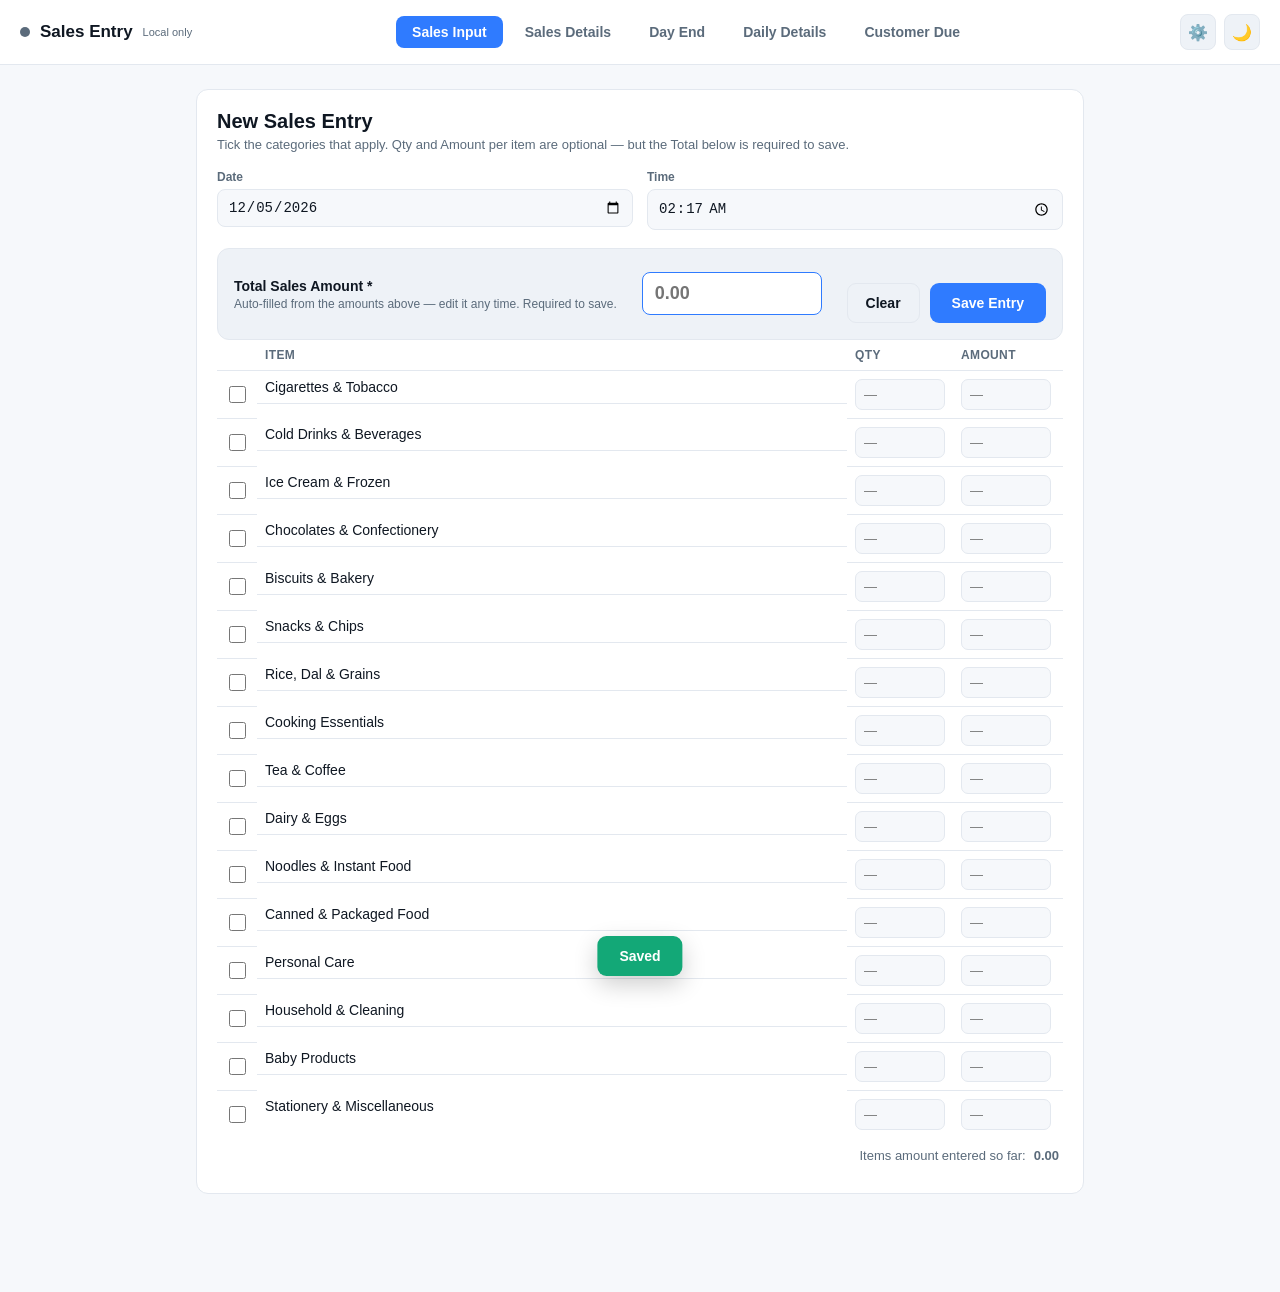
<file: Sales-WebApp-v3.0.html>
<!doctype html>
<html lang="en">
  <head>
    <meta charset="UTF-8" />
    <meta name="viewport" content="width=device-width, initial-scale=1.0" />
    <title>Sales Entry</title>
    <style>
      :root {
        --bg: #f6f8fb;
        --panel: #ffffff;
        --line: #e3e8ef;
        --text: #0f1722;
        --muted: #5b6b7b;
        --accent: #2f7bff;
        --accent-dark: #1f5fd1;
        --green: #13a877;
        --danger: #e5484d;
        --chip: #eef2f7;
        --radius: 12px;
      }
      [data-theme="dark"] {
        --bg: #0f141a;
        --panel: #161c24;
        --line: #2a333f;
        --text: #e8eef5;
        --muted: #93a1b0;
        --accent: #4c8dff;
        --accent-dark: #3a72d6;
        --green: #13c08a;
        --danger: #ff5d5d;
        --chip: #222c38;
      }
      * {
        box-sizing: border-box;
      }
      body {
        margin: 0;
        background: var(--bg);
        color: var(--text);
        font-family:
          -apple-system, BlinkMacSystemFont, "Segoe UI", Roboto, Helvetica,
          Arial, sans-serif;
        min-height: 100vh;
      }
      header {
        position: sticky;
        top: 0;
        z-index: 20;
        background: var(--panel);
        border-bottom: 1px solid var(--line);
        display: flex;
        align-items: center;
        justify-content: space-between;
        padding: 14px 20px;
        gap: 10px;
        flex-wrap: wrap;
      }
      .brand {
        display: flex;
        align-items: center;
        gap: 10px;
        font-weight: 700;
        font-size: 17px;
      }
      .brand .dot {
        width: 10px;
        height: 10px;
        border-radius: 50%;
        background: var(--muted);
        transition: 0.2s;
      }
      .brand .dot.synced {
        background: var(--green);
      }
      .brand .dot.error {
        background: var(--danger);
      }
      .syncLabel {
        font-size: 11px;
        color: var(--muted);
        font-weight: 500;
      }
      nav {
        display: flex;
        gap: 6px;
      }
      nav button {
        border: none;
        background: transparent;
        color: var(--muted);
        padding: 8px 16px;
        border-radius: 8px;
        font-size: 14px;
        font-weight: 600;
        cursor: pointer;
        transition: 0.15s;
      }
      nav button.active {
        background: var(--accent);
        color: #fff;
      }
      nav button:not(.active):hover {
        background: var(--chip);
        color: var(--text);
      }
      .headerRight {
        display: flex;
        align-items: center;
        gap: 8px;
      }
      #themeBtn,
      #settingsBtn {
        border: 1px solid var(--line);
        background: var(--chip);
        color: var(--text);
        border-radius: 8px;
        width: 36px;
        height: 36px;
        cursor: pointer;
        font-size: 16px;
      }
      main {
        max-width: 920px;
        margin: 0 auto;
        padding: 24px 16px 80px;
      }
      .card {
        background: var(--panel);
        border: 1px solid var(--line);
        border-radius: var(--radius);
        padding: 20px;
        margin-bottom: 18px;
      }
      h2 {
        margin: 0 0 4px;
        font-size: 20px;
      }
      .sub {
        color: var(--muted);
        font-size: 13px;
        margin-bottom: 18px;
      }
      .rowTop {
        display: flex;
        gap: 14px;
        flex-wrap: wrap;
        margin-bottom: 18px;
      }
      .field {
        flex: 1;
        min-width: 150px;
      }
      .field label {
        display: block;
        font-size: 12px;
        color: var(--muted);
        margin-bottom: 5px;
        font-weight: 600;
      }
      .field input,
      .field select {
        width: 100%;
        padding: 9px 10px;
        border-radius: 8px;
        border: 1px solid var(--line);
        background: var(--bg);
        color: var(--text);
        font-size: 14px;
      }
      table {
        width: 100%;
        border-collapse: collapse;
      }
      thead th {
        text-align: left;
        font-size: 12px;
        color: var(--muted);
        text-transform: uppercase;
        letter-spacing: 0.03em;
        padding: 8px 8px;
        border-bottom: 1px solid var(--line);
      }
      tbody td {
        padding: 8px 8px;
        border-bottom: 1px solid var(--line);
        font-size: 14px;
        vertical-align: middle;
      }
      tbody tr:last-child td {
        border-bottom: none;
      }
      .itemName {
        display: flex;
        align-items: center;
        gap: 10px;
      }
      input[type="checkbox"] {
        width: 17px;
        height: 17px;
        accent-color: var(--accent);
        cursor: pointer;
      }
      .qtyAmt {
        width: 90px;
        padding: 7px 8px;
        border-radius: 7px;
        border: 1px solid var(--line);
        background: var(--bg);
        color: var(--text);
        font-size: 13px;
      }
      .itemsTotalRow {
        display: flex;
        justify-content: flex-end;
        gap: 8px;
        padding: 10px 4px;
        color: var(--muted);
        font-size: 13px;
      }
      .totalBox {
        margin-top: 18px;
        padding: 16px;
        border-radius: var(--radius);
        border: 1px solid var(--line);
        background: var(--chip);
        display: flex;
        align-items: center;
        justify-content: space-between;
        gap: 16px;
        flex-wrap: wrap;
      }
      .totalBox label {
        font-weight: 700;
        font-size: 14px;
      }
      .totalBox .hint {
        font-size: 12px;
        color: var(--muted);
        font-weight: 400;
        margin-top: 2px;
      }
      #totalAmount {
        width: 180px;
        font-size: 18px;
        font-weight: 700;
        padding: 10px 12px;
        border-radius: 8px;
        border: 1.5px solid var(--accent);
        background: var(--panel);
        color: var(--text);
      }
      #totalAmount.err {
        border-color: var(--danger);
      }
      .errMsg {
        color: var(--danger);
        font-size: 12px;
        margin-top: 6px;
        display: none;
      }
      .actions {
        display: flex;
        justify-content: flex-end;
        gap: 10px;
        margin-top: 18px;
      }
      button.primary {
        background: var(--accent);
        color: #fff;
        border: none;
        padding: 11px 22px;
        border-radius: 9px;
        font-size: 14px;
        font-weight: 700;
        cursor: pointer;
        transition: 0.15s;
      }
      button.primary:hover {
        background: var(--accent-dark);
      }
      button.ghost {
        background: transparent;
        border: 1px solid var(--line);
        color: var(--text);
        padding: 11px 18px;
        border-radius: 9px;
        font-size: 14px;
        font-weight: 600;
        cursor: pointer;
      }
      button.ghost:hover {
        background: var(--chip);
      }
      .statGrid {
        display: flex;
        gap: 14px;
        flex-wrap: wrap;
        margin-bottom: 18px;
      }
      .stat {
        flex: 1;
        min-width: 150px;
        background: var(--panel);
        border: 1px solid var(--line);
        border-radius: var(--radius);
        padding: 16px;
      }
      .stat .val {
        font-size: 22px;
        font-weight: 800;
      }
      .stat .lbl {
        font-size: 12px;
        color: var(--muted);
        margin-top: 2px;
      }
      .detailsHead {
        display: flex;
        justify-content: space-between;
        align-items: center;
        flex-wrap: wrap;
        gap: 10px;
        margin-bottom: 14px;
      }
      .search input {
        padding: 8px 10px;
        border-radius: 8px;
        border: 1px solid var(--line);
        background: var(--bg);
        color: var(--text);
        font-size: 13px;
        width: 170px;
      }
      .detailsHead select,
      .detailsHead input[type="date"],
      .detailsHead input[type="month"] {
        padding: 8px 10px;
        border-radius: 8px;
        border: 1px solid var(--line);
        background: var(--bg);
        color: var(--text);
        font-size: 13px;
      }
      #dayEndDate[readonly] {
        background: var(--chip);
        color: var(--muted);
        cursor: not-allowed;
      }
      .expandRow td {
        background: var(--bg);
      }
      .itemPill {
        display: inline-block;
        background: var(--chip);
        border-radius: 20px;
        padding: 4px 10px;
        font-size: 12px;
        margin: 2px 4px 2px 0;
        color: var(--text);
      }
      .empty {
        text-align: center;
        color: var(--muted);
        padding: 40px 10px;
        font-size: 14px;
      }
      .rowActions {
        display: flex;
        gap: 6px;
      }
      .iconBtn {
        border: 1px solid var(--line);
        background: var(--panel);
        color: var(--muted);
        width: 28px;
        height: 28px;
        border-radius: 7px;
        cursor: pointer;
        font-size: 13px;
        display: flex;
        align-items: center;
        justify-content: center;
      }
      .iconBtn:hover {
        color: var(--danger);
        border-color: var(--danger);
      }
      .expandBtn {
        background: none;
        border: none;
        color: var(--accent);
        cursor: pointer;
        font-size: 12px;
        font-weight: 600;
      }
      .toast {
        position: fixed;
        bottom: 24px;
        left: 50%;
        transform: translateX(-50%) translateY(100px);
        background: var(--green);
        color: #fff;
        padding: 12px 22px;
        border-radius: 9px;
        font-size: 14px;
        font-weight: 600;
        box-shadow: 0 8px 24px rgba(0, 0, 0, 0.2);
        transition: transform 0.25s ease;
        z-index: 50;
      }
      .toast.show {
        transform: translateX(-50%) translateY(0);
      }
      .toast.warn {
        background: var(--danger);
      }
      /* modal */
      .modalBg {
        position: fixed;
        inset: 0;
        background: rgba(0, 0, 0, 0.45);
        display: none;
        align-items: center;
        justify-content: center;
        z-index: 100;
        padding: 16px;
      }
      .modalBg.show {
        display: flex;
      }
      .modal {
        background: var(--panel);
        border: 1px solid var(--line);
        border-radius: var(--radius);
        padding: 24px;
        width: 100%;
        max-width: 440px;
      }
      .modal h3 {
        margin: 0 0 6px;
      }
      .modal .sub {
        margin-bottom: 16px;
      }
      .modal .field {
        margin-bottom: 14px;
      }
      .modalActions {
        display: flex;
        justify-content: space-between;
        gap: 10px;
        margin-top: 18px;
        flex-wrap: wrap;
      }
      .statusLine {
        font-size: 12px;
        margin-top: 10px;
        padding: 8px 10px;
        border-radius: 7px;
        display: none;
      }
      .statusLine.ok {
        display: block;
        background: rgba(19, 168, 119, 0.12);
        color: var(--green);
      }
      .statusLine.bad {
        display: block;
        background: rgba(229, 72, 77, 0.12);
        color: var(--danger);
      }
      @media (max-width: 600px) {
        .qtyAmt {
          width: 64px;
        }
        .totalBox {
          flex-direction: column;
          align-items: stretch;
        }
        #totalAmount {
          width: 100%;
        }
      }
    </style>
  </head>
  <body>
    <header>
      <div class="brand">
        <span class="dot" id="syncDot"></span> Sales Entry
        <span class="syncLabel" id="syncLabel">Local only</span>
      </div>
      <nav>
        <button id="navInput" class="active" onclick="showPage('input')">
          Sales Input
        </button>
        <button id="navDetails" onclick="showPage('details')">
          Sales Details
        </button>
        <button id="navDayEnd" onclick="showPage('dayend')">Day End</button>
        <button id="navDailyDetails" onclick="showPage('dailydetails')">
          Daily Details
        </button>
        <button id="navCustomerDue" onclick="showPage('customerdue')">
          Customer Due
        </button>
      </nav>
      <div class="headerRight">
        <button
          id="settingsBtn"
          onclick="openSettings()"
          title="Cloud database settings"
        >
          ⚙️
        </button>
        <button id="themeBtn" onclick="toggleTheme()">🌙</button>
      </div>
    </header>

    <main>
      <!-- SALES INPUT PAGE -->
      <section id="page-input">
        <div class="card">
          <h2>New Sales Entry</h2>
          <div class="sub">
            Tick the categories that apply. Qty and Amount per item are optional
            — but the Total below is required to save.
          </div>

          <div class="rowTop">
            <div class="field">
              <label>Date</label>
              <input type="date" id="entryDate" />
            </div>
            <div class="field">
              <label>Time</label>
              <input type="time" id="entryTime" />
            </div>
          </div>

          <div class="totalBox">
            <div>
              <label for="totalAmount">Total Sales Amount *</label>
              <div class="hint">
                Auto-filled from the amounts above — edit it any time. Required
                to save.
              </div>
            </div>
            <div>
              <input
                type="number"
                id="totalAmount"
                placeholder="0.00"
                step="0.01"
                min="0"
              />
            </div>

            <div class="actions">
              <button class="ghost" onclick="resetForm()">Clear</button>
              <button class="primary" id="saveBtn" onclick="saveEntry()">
                Save Entry
              </button>
            </div>
          </div>
          <div class="errMsg" id="totalErr">
            Total Sales Amount is required and must be greater than 0.
          </div>

          <table>
            <thead>
              <tr>
                <th style="width: 40px"></th>
                <th>Item</th>
                <th style="width: 100px">Qty</th>
                <th style="width: 110px">Amount</th>
              </tr>
            </thead>
            <tbody id="itemsBody"></tbody>
          </table>
          <div class="itemsTotalRow">
            Items amount entered so far: <strong id="itemsSum">0.00</strong>
          </div>

          <!-- <div class="totalBox">
        <div>
          <label for="totalAmount">Total Sales Amount *</label>
          <div class="hint">Auto-filled from the amounts above — edit it any time. Required to save.</div>
        </div>
        <div>
          <input type="number" id="totalAmount" placeholder="0.00" step="0.01" min="0">
        </div>
      </div>
      <div class="errMsg" id="totalErr">Total Sales Amount is required and must be greater than 0.</div> -->

          <!-- <div class="actions">
            <button class="ghost" onclick="resetForm()">Clear</button>
            <button class="primary" id="saveBtn" onclick="saveEntry()">
              Save Entry
            </button>
          </div> -->
        </div>
      </section>

      <!-- SALES DETAILS PAGE -->
      <section id="page-details" style="display: none">
        <div class="statGrid">
          <div class="stat">
            <div class="val" id="statCount">0</div>
            <div class="lbl">Entries</div>
          </div>
          <div class="stat">
            <div class="val" id="statTotal">0.00</div>
            <div class="lbl">Total Sales</div>
          </div>
          <div class="stat">
            <div class="val" id="statToday">0.00</div>
            <div class="lbl">Today's Sales</div>
          </div>
        </div>

        <div class="card">
          <div class="detailsHead">
            <h2 style="margin: 0">Sales Details</h2>
            <div style="display: flex; gap: 8px; align-items: center">
              <button
                class="ghost"
                style="padding: 8px 12px; font-size: 13px"
                onclick="renderDetails()"
              >
                ↻ Refresh
              </button>
              <div class="search">
                <input type="date" id="filterDate" onchange="renderDetails()" />
              </div>
            </div>
          </div>
          <div id="filterTotalRow" class="itemsTotalRow" style="display: none; justify-content: space-between">
            <span>Total for <strong id="filterTotalDate"></strong></span>
            <span><strong id="filterTotalAmount">0.00</strong> (<span id="filterTotalCount">0</span> entries)</span>
          </div>
          <table>
            <thead>
              <tr>
                <th>Date</th>
                <th>Time</th>
                <th>Amount</th>
                <th></th>
                <th style="width: 70px"></th>
              </tr>
            </thead>
            <tbody id="detailsBody"></tbody>
          </table>
          <div id="emptyState" class="empty" style="display: none">
            No sales entries yet. Add one from Sales Input.
          </div>
        </div>
      </section>

      <!-- DAY END PAGE -->
      <section id="page-dayend" style="display: none">
        <div class="card">
          <h2>Day End Entry</h2>
          <div class="sub">
            Record today's cash position. Date is set automatically.
          </div>

          <div class="rowTop">
            <div class="field">
              <label>Date</label>
              <input type="text" id="dayEndDate" readonly />
            </div>
          </div>

          <div class="rowTop">
            <div class="field">
              <label>Opening Cash</label>
              <input
                type="number"
                class="qtyAmt"
                style="width: 100%"
                id="openingCash"
                step="0.01"
                min="0"
                placeholder="0.00"
              />
            </div>
            <div class="field">
              <label>Received from Home</label>
              <input
                type="number"
                class="qtyAmt"
                style="width: 100%"
                id="receivedFromHome"
                step="0.01"
                min="0"
                placeholder="0.00"
              />
            </div>
          </div>

          <div class="rowTop">
            <div class="field">
              <label>Today's Purchase</label>
              <input
                type="number"
                class="qtyAmt"
                style="width: 100%"
                id="todaysPurchase"
                step="0.01"
                min="0"
                placeholder="0.00"
              />
            </div>
            <div class="field">
              <label>
                Sales
                <button
                  type="button"
                  class="iconBtn"
                  style="width: 20px; height: 20px; font-size: 11px; margin-left: 4px"
                  title="Refresh from Sales Details"
                  onclick="refreshSalesTotal()"
                >
                  ↻
                </button>
              </label>
              <input
                type="text"
                class="qtyAmt"
                style="width: 100%"
                id="dayEndSales"
                readonly
              />
            </div>
          </div>

          <div class="totalBox">
            <div>
              <label for="closingCash">Closing Cash</label>
              <div class="hint">Enter the actual cash counted.</div>
            </div>
            <div>
              <input
                type="number"
                id="closingCash"
                placeholder="0.00"
                step="0.01"
                min="0"
              />
            </div>
          </div>

          <div class="itemsTotalRow" style="justify-content: space-between">
            <span
              >Expected: Opening + Received − Purchase + Sales − Closing =
              <strong id="paidToHomeDisplay">0.00</strong> (Paid to Home,
              auto-calculated)</span
            >
          </div>

          <div class="actions">
            <button class="ghost" onclick="resetDayEndForm()">Clear</button>
            <button class="primary" id="dayEndSaveBtn" onclick="saveDayEnd()">
              Save Entry
            </button>
          </div>
        </div>
      </section>

      <!-- DAILY DETAILS PAGE -->
      <section id="page-dailydetails" style="display: none">
        <div class="card">
          <div class="detailsHead">
            <h2 style="margin: 0">Daily Details</h2>
            <div style="display: flex; gap: 8px; align-items: center; flex-wrap: wrap">
              <button
                class="ghost"
                style="padding: 8px 12px; font-size: 13px"
                onclick="renderDailyDetails()"
              >
                ↻ Refresh
              </button>
              <select id="dailyFilterMode" onchange="onFilterModeChange()">
                <option value="all">All</option>
                <option value="day">Day</option>
                <option value="month">Month</option>
                <option value="custom">Custom range</option>
              </select>
              <input
                type="date"
                id="dailyFilterDay"
                style="display: none"
                onchange="renderDailyDetails()"
              />
              <input
                type="month"
                id="dailyFilterMonth"
                style="display: none"
                onchange="renderDailyDetails()"
              />
              <input
                type="date"
                id="dailyFilterFrom"
                style="display: none"
                onchange="renderDailyDetails()"
              />
              <span id="dailyFilterToLabel" style="display: none; font-size: 13px; color: var(--muted)">to</span>
              <input
                type="date"
                id="dailyFilterTo"
                style="display: none"
                onchange="renderDailyDetails()"
              />
            </div>
          </div>

          <div id="dailyTotalRow" class="itemsTotalRow" style="display: none; flex-wrap: wrap; gap: 14px; justify-content: flex-start">
            <span>Opening: <strong id="dtOpening">0.00</strong></span>
            <span>Received: <strong id="dtReceived">0.00</strong></span>
            <span>Purchase: <strong id="dtPurchase">0.00</strong></span>
            <span>Sales: <strong id="dtSales">0.00</strong></span>
            <span>Closing: <strong id="dtClosing">0.00</strong></span>
            <span>Paid: <strong id="dtPaid">0.00</strong></span>
            <span>(<span id="dtCount">0</span> days)</span>
          </div>

          <table>
            <thead>
              <tr>
                <th>Date</th>
                <th>Opening</th>
                <th>Received</th>
                <th>Purchase</th>
                <th>Sales</th>
                <th>Closing</th>
                <th>Paid</th>
                <th style="width: 40px"></th>
              </tr>
            </thead>
            <tbody id="dailyDetailsBody"></tbody>
          </table>
          <div id="dailyEmptyState" class="empty" style="display: none">
            No day end entries yet. Add one from Day End.
          </div>
        </div>
      </section>

      <!-- CUSTOMER DUE PAGE -->
      <section id="page-customerdue" style="display: none">
        <div class="statGrid">
          <div class="stat">
            <div class="val" id="custCount">0</div>
            <div class="lbl">Customers</div>
          </div>
          <div class="stat">
            <div class="val" id="custTotalDue">0.00</div>
            <div class="lbl">Total Due</div>
          </div>
        </div>

        <div class="card">
          <h2 id="custFormTitle">Add / Update Customer Due</h2>
          <div class="sub">
            Enter the mobile number to add a new customer, or edit an
            existing one from the list below.
          </div>

          <div class="rowTop">
            <div class="field">
              <label>Customer Name</label>
              <input
                type="text"
                id="custName"
                placeholder="e.g. Karim Hossain"
              />
            </div>
            <div class="field">
              <label>Mobile Number</label>
              <input
                type="text"
                id="custMobile"
                placeholder="e.g. 01712345678"
              />
            </div>
          </div>

          <div class="rowTop">
            <div class="field">
              <label>Due Amount</label>
              <input
                type="number"
                id="custDue"
                step="0.01"
                min="0"
                placeholder="0.00"
              />
            </div>
            <div class="field">
              <label>Notes (optional)</label>
              <input
                type="text"
                id="custNotes"
                placeholder="e.g. pays every Friday"
              />
            </div>
          </div>

          <div class="errMsg" id="custErr">
            Customer Name and Mobile Number are required.
          </div>

          <div class="actions">
            <button class="ghost" onclick="resetCustomerForm()">
              Clear
            </button>
            <button class="primary" id="custSaveBtn" onclick="saveCustomer()">
              Save Customer
            </button>
          </div>
        </div>

        <div class="card">
          <div class="detailsHead">
            <h2 style="margin: 0">Customer Due List</h2>
            <div class="search">
              <input
                type="text"
                id="custSearch"
                placeholder="Search name or mobile"
                oninput="renderCustomers()"
                style="width: 220px"
              />
            </div>
          </div>
          <table>
            <thead>
              <tr>
                <th>Name</th>
                <th>Mobile</th>
                <th>Due</th>
                <th></th>
                <th style="width: 70px"></th>
              </tr>
            </thead>
            <tbody id="customerBody"></tbody>
          </table>
          <div id="customerEmptyState" class="empty" style="display: none">
            No customers yet. Add one above.
          </div>
        </div>
      </section>
    </main>

    <!-- SETTINGS MODAL -->
    <div class="modalBg" id="settingsModal">
      <div class="modal">
        <h3>Cloud Database (Supabase)</h3>
        <div class="sub">
          Connect this app to your free Supabase project so Sales Details is
          stored online and works across devices. Leave blank to keep everything
          on this device only.
        </div>
        <div class="field">
          <label>Project URL</label>
          <input
            type="text"
            id="sbUrl"
            text="https://tbboptkqgegrlugmcpgx.supabase.co"
          />
        </div>
        <div class="field">
          <label>Anon public key</label>
          <input
            type="text"
            id="sbKey"
            text="eyJhbGciOiJIUzI1NiIsInR5cCI6IkpXVCJ9.eyJpc3MiOiJzdXBhYmFzZSIsInJlZiI6InRiYm9wdGtxZ2Vncmx1Z21jcGd4Iiwicm9sZSI6ImFub24iLCJpYXQiOjE3ODg0OTA5MjUsImV4cCI6MjEwNDA2NjkyNX0.w5fcAg0J9dHeHq6AhrYe90Jn9Np7zhENp3WztexP7b8"
          />
        </div>
        <div class="statusLine" id="sbStatus"></div>
        <div class="modalActions">
          <button class="ghost" onclick="disconnectCloud()">Disconnect</button>
          <div style="display: flex; gap: 8px">
            <button class="ghost" onclick="closeSettings()">Cancel</button>
            <button class="primary" onclick="saveCloudSettings()">
              Save & Connect
            </button>
          </div>
        </div>
      </div>
    </div>

    <div class="toast" id="toast">Saved</div>

    <script>
      const CATEGORIES = [
        "Cigarettes & Tobacco",
        "Cold Drinks & Beverages",
        "Ice Cream & Frozen",
        "Chocolates & Confectionery",
        "Biscuits & Bakery",
        "Snacks & Chips",
        "Rice, Dal & Grains",
        "Cooking Essentials",
        "Tea & Coffee",
        "Dairy & Eggs",
        "Noodles & Instant Food",
        "Canned & Packaged Food",
        "Personal Care",
        "Household & Cleaning",
        "Baby Products",
        "Stationery & Miscellaneous",
      ];

      const STORE_KEY = "salesEntries";
      const TABLE = "sales_entries";

      /* ---------- Theme ---------- */
      function applyTheme(t) {
        document.documentElement.dataset.theme = t;
        document.getElementById("themeBtn").textContent =
          t === "dark" ? "☀️" : "🌙";
        localStorage.setItem("theme", t);
      }
      function toggleTheme() {
        applyTheme(
          document.documentElement.dataset.theme === "dark" ? "light" : "dark",
        );
      }
      applyTheme(
        localStorage.getItem("theme") ||
          (matchMedia("(prefers-color-scheme: dark)").matches
            ? "dark"
            : "light"),
      );

      /* ---------- Navigation ---------- */
      function showPage(page) {
        document.getElementById("page-input").style.display =
          page === "input" ? "" : "none";
        document.getElementById("page-details").style.display =
          page === "details" ? "" : "none";
        document.getElementById("page-dayend").style.display =
          page === "dayend" ? "" : "none";
        document.getElementById("page-dailydetails").style.display =
          page === "dailydetails" ? "" : "none";
        document.getElementById("page-customerdue").style.display =
          page === "customerdue" ? "" : "none";
        document
          .getElementById("navInput")
          .classList.toggle("active", page === "input");
        document
          .getElementById("navDetails")
          .classList.toggle("active", page === "details");
        document
          .getElementById("navDayEnd")
          .classList.toggle("active", page === "dayend");
        document
          .getElementById("navDailyDetails")
          .classList.toggle("active", page === "dailydetails");
        document
          .getElementById("navCustomerDue")
          .classList.toggle("active", page === "customerdue");
        if (page === "details") renderDetails();
        if (page === "dayend") resetDayEndForm();
        if (page === "dailydetails") renderDailyDetails();
        if (page === "customerdue") renderCustomers();
      }

      /* ---------- Cloud config ---------- */
      function getCloudConfig() {
        return {
          url: localStorage.getItem("sbUrl") || "",
          key: localStorage.getItem("sbKey") || "",
        };
      }
      function isCloudConfigured() {
        const c = getCloudConfig();
        return !!(c.url && c.key);
      }
      function updateSyncDot(state) {
        // state: 'off' | 'ok' | 'error'
        const dot = document.getElementById("syncDot");
        const label = document.getElementById("syncLabel");
        dot.classList.remove("synced", "error");
        if (state === "ok") {
          dot.classList.add("synced");
          label.textContent = "Cloud synced";
        } else if (state === "error") {
          dot.classList.add("error");
          label.textContent = "Cloud error — using local";
        } else {
          label.textContent = "Local only";
        }
      }

      function openSettings() {
        const c = getCloudConfig();
        document.getElementById("sbUrl").value = c.url;
        document.getElementById("sbKey").value = c.key;
        document.getElementById("sbStatus").className = "statusLine";
        document.getElementById("sbStatus").textContent = "";
        document.getElementById("settingsModal").classList.add("show");
      }
      function closeSettings() {
        document.getElementById("settingsModal").classList.remove("show");
      }
      async function saveCloudSettings() {
        const url = "https://tbboptkqgegrlugmcpgx.supabase.co";
        // .getElementById("sbUrl")
        // .value.trim()
        // .replace(/\/+$/, "");
        const key =
          "eyJhbGciOiJIUzI1NiIsInR5cCI6IkpXVCJ9.eyJpc3MiOiJzdXBhYmFzZSIsInJlZiI6InRiYm9wdGtxZ2Vncmx1Z21jcGd4Iiwicm9sZSI6ImFub24iLCJpYXQiOjE3ODg0OTA5MjUsImV4cCI6MjEwNDA2NjkyNX0.w5fcAg0J9dHeHq6AhrYe90Jn9Np7zhENp3WztexP7b8";
        const statusEl = document.getElementById("sbStatus");

        // const url = document
        //   .getElementById("sbUrl")
        //   .value.trim()
        //   .replace(/\/+$/, "");
        // const key = document.getElementById("sbKey").value.trim();
        // const statusEl = document.getElementById("sbStatus");

        if (!url || !key) {
          statusEl.className = "statusLine bad";
          statusEl.textContent =
            "Please enter both the Project URL and the anon key.";
          return;
        }

        statusEl.className = "statusLine";
        statusEl.textContent = "";

        localStorage.setItem("sbUrl", url);
        localStorage.setItem("sbKey", key);

        try {
          const res = await fetch(`${url}/rest/v1/${TABLE}?select=id&limit=1`, {
            headers: { apikey: key, Authorization: `Bearer ${key}` },
          });
          if (!res.ok) throw new Error("HTTP " + res.status);
          statusEl.className = "statusLine ok";
          statusEl.textContent = "Connected! Cloud sync is on.";
          updateSyncDot("ok");
          setTimeout(() => {
            closeSettings();
            renderDetails();
          }, 900);
        } catch (err) {
          statusEl.className = "statusLine bad";
          statusEl.textContent =
            "Couldn't reach that table (" +
            err.message +
            "). Check the URL/key, and make sure you ran the table-creation SQL in Supabase.";
          updateSyncDot("error");
        }
      }
      function disconnectCloud() {
        localStorage.removeItem("sbUrl");
        localStorage.removeItem("sbKey");
        updateSyncDot("off");
        closeSettings();
        renderDetails();
        showToast("Disconnected — back to local only");
      }

      /* ---------- DB mapping ---------- */
      function toDB(entry) {
        return {
          id: entry.id,
          entry_date: entry.date,
          entry_time: entry.time,
          total: entry.total,
          items: entry.items,
        };
      }
      function fromDB(row) {
        return {
          id: row.id,
          date: row.entry_date,
          time: row.entry_time,
          total: Number(row.total),
          items: row.items || [],
        };
      }

      /* ---------- Local storage ---------- */
      function loadLocalEntries() {
        try {
          return JSON.parse(localStorage.getItem(STORE_KEY)) || [];
        } catch (e) {
          return [];
        }
      }
      function saveLocalEntries(list) {
        localStorage.setItem(STORE_KEY, JSON.stringify(list));
      }

      /* ---------- Cloud calls ---------- */
      async function cloudFetchEntries() {
        const { url, key } = getCloudConfig();
        const res = await fetch(
          `${url}/rest/v1/${TABLE}?select=*&order=entry_date.desc,entry_time.desc`,
          {
            headers: { apikey: key, Authorization: `Bearer ${key}` },
          },
        );
        if (!res.ok) throw new Error("HTTP " + res.status);
        const rows = await res.json();
        return rows.map(fromDB);
      }
      async function cloudUpsertEntry(entry) {
        const { url, key } = getCloudConfig();
        const res = await fetch(`${url}/rest/v1/${TABLE}?on_conflict=id`, {
          method: "POST",
          headers: {
            apikey: key,
            Authorization: `Bearer ${key}`,
            "Content-Type": "application/json",
            Prefer: "resolution=merge-duplicates,return=representation",
          },
          body: JSON.stringify([toDB(entry)]),
        });
        if (!res.ok) throw new Error("HTTP " + res.status);
      }
      async function cloudDeleteEntry(id) {
        const { url, key } = getCloudConfig();
        const res = await fetch(
          `${url}/rest/v1/${TABLE}?id=eq.${encodeURIComponent(id)}`,
          {
            method: "DELETE",
            headers: { apikey: key, Authorization: `Bearer ${key}` },
          },
        );
        if (!res.ok) throw new Error("HTTP " + res.status);
      }

      /* ---------- Build item rows ---------- */
      function buildItemsTable() {
        const body = document.getElementById("itemsBody");
        body.innerHTML = "";
        CATEGORIES.forEach((name, i) => {
          const tr = document.createElement("tr");
          tr.innerHTML = `
      <td><input type="checkbox" data-idx="${i}" class="chkItem"></td>
      <td class="itemName">${name}</td>
      <td><input type="number" class="qtyAmt qtyInput" data-idx="${i}" min="0" placeholder="—"></td>
      <td><input type="number" class="qtyAmt amtInput" data-idx="${i}" min="0" step="0.01" placeholder="—"></td>
    `;
          body.appendChild(tr);
        });
        body
          .querySelectorAll(".amtInput")
          .forEach((inp) => inp.addEventListener("input", onAmountEdit));
        body
          .querySelectorAll(".qtyInput, .amtInput")
          .forEach((inp) => inp.addEventListener("input", autoCheck));
      }

      function autoCheck(e) {
        const idx = e.target.dataset.idx;
        const qty = document.querySelector(
          `.qtyInput[data-idx="${idx}"]`,
        ).value;
        const amt = document.querySelector(
          `.amtInput[data-idx="${idx}"]`,
        ).value;
        const chk = document.querySelector(`.chkItem[data-idx="${idx}"]`);
        if (qty !== "" || amt !== "") chk.checked = true;
      }

      let totalManuallyEdited = false;

      function onAmountEdit() {
        recalcItemsSum();
        if (!totalManuallyEdited) {
          document.getElementById("totalAmount").value =
            document.getElementById("itemsSum").textContent;
        }
      }

      function recalcItemsSum() {
        let sum = 0;
        document.querySelectorAll(".amtInput").forEach((inp) => {
          const v = parseFloat(inp.value);
          if (!isNaN(v)) sum += v;
        });
        document.getElementById("itemsSum").textContent = sum.toFixed(2);
        return sum;
      }

      document.getElementById("totalAmount").addEventListener("input", () => {
        totalManuallyEdited = true;
        clearTotalError();
      });

      function clearTotalError() {
        document.getElementById("totalAmount").classList.remove("err");
        document.getElementById("totalErr").style.display = "none";
      }

      /* ---------- Defaults ---------- */
      function setDefaultDateTime() {
        const now = new Date();
        document.getElementById("entryDate").value = now
          .toISOString()
          .slice(0, 10);
        document.getElementById("entryTime").value = now
          .toTimeString()
          .slice(0, 5);
      }

      function resetForm() {
        buildItemsTable();
        setDefaultDateTime();
        document.getElementById("totalAmount").value = "";
        totalManuallyEdited = false;
        recalcItemsSum();
        clearTotalError();
      }

      /* ---------- Save ---------- */
      async function saveEntry() {
        const totalInput = document.getElementById("totalAmount");
        const total = parseFloat(totalInput.value);

        if (isNaN(total) || total <= 0) {
          totalInput.classList.add("err");
          document.getElementById("totalErr").style.display = "block";
          totalInput.focus();
          return;
        }

        const items = [];
        CATEGORIES.forEach((name, i) => {
          const checked = document.querySelector(
            `.chkItem[data-idx="${i}"]`,
          ).checked;
          const qtyVal = document.querySelector(
            `.qtyInput[data-idx="${i}"]`,
          ).value;
          const amtVal = document.querySelector(
            `.amtInput[data-idx="${i}"]`,
          ).value;
          if (checked || qtyVal !== "" || amtVal !== "") {
            items.push({
              name,
              qty: qtyVal === "" ? null : Number(qtyVal),
              amount: amtVal === "" ? null : Number(amtVal),
            });
          }
        });

        const date = document.getElementById("entryDate").value;
        const time = document.getElementById("entryTime").value;

        const entry = {
          id: "e_" + Date.now(),
          date,
          time,
          total: Math.round(total * 100) / 100,
          items,
        };

        // always keep a local copy
        const local = loadLocalEntries();
        local.push(entry);
        saveLocalEntries(local);

        const saveBtn = document.getElementById("saveBtn");

        if (isCloudConfigured()) {
          saveBtn.textContent = "Saving...";
          saveBtn.disabled = true;
          try {
            await cloudUpsertEntry(entry);
            updateSyncDot("ok");
            showToast("Sales entry saved to cloud");
          } catch (err) {
            updateSyncDot("error");
            showToast("Saved locally — cloud sync failed", true);
          }
          saveBtn.textContent = "Save Entry";
          saveBtn.disabled = false;
        } else {
          showToast("Sales entry saved");
        }

        resetForm();
      }

      /* ---------- Details page ---------- */
      async function renderDetails() {
        let entries;
        if (isCloudConfigured()) {
          try {
            entries = await cloudFetchEntries();
            saveLocalEntries(entries); // keep local cache in sync as a fallback
            updateSyncDot("ok");
          } catch (err) {
            updateSyncDot("error");
            entries = loadLocalEntries();
          }
        } else {
          updateSyncDot("off");
          entries = loadLocalEntries();
        }

        entries = entries
          .slice()
          .sort((a, b) => (b.date + b.time).localeCompare(a.date + a.time));
        const filterDate = document.getElementById("filterDate").value;
        const filtered = filterDate
          ? entries.filter((e) => e.date === filterDate)
          : entries;

        const filterTotalRow = document.getElementById("filterTotalRow");
        if (filterDate) {
          const sum = filtered.reduce((s, e) => s + e.total, 0);
          document.getElementById("filterTotalDate").textContent =
            formatDate(filterDate);
          document.getElementById("filterTotalAmount").textContent =
            sum.toFixed(2);
          document.getElementById("filterTotalCount").textContent =
            filtered.length;
          filterTotalRow.style.display = "flex";
        } else {
          filterTotalRow.style.display = "none";
        }

        const body = document.getElementById("detailsBody");
        body.innerHTML = "";
        document.getElementById("emptyState").style.display = filtered.length
          ? "none"
          : "block";

        filtered.forEach((e) => {
          const tr = document.createElement("tr");
          tr.innerHTML = `
      <td>${formatDate(e.date)}</td>
      <td>${e.time || "—"}</td>
      <td><strong>${e.total.toFixed(2)}</strong></td>
      <td>${e.items && e.items.length ? `<button class="expandBtn" onclick="toggleExpand('${e.id}')">Items (${e.items.length})</button>` : ""}</td>
    `;

          // <td class="rowActions"><button class="iconBtn" title="Delete" onclick="deleteEntry('${e.id}')">✕</button></td>
          body.appendChild(tr);

          if (e.items && e.items.length) {
            const exTr = document.createElement("tr");
            exTr.className = "expandRow";
            exTr.id = "expand_" + e.id;
            exTr.style.display = "none";
            exTr.innerHTML = `<td colspan="5">${e.items.map((it) => `<span class="itemPill">${it.name}${it.qty != null ? " · Qty " + it.qty : ""}${it.amount != null ? " · " + it.amount.toFixed(2) : ""}</span>`).join("")}</td>`;
            body.appendChild(exTr);
          }
        });

        document.getElementById("statCount").textContent = entries.length;
        document.getElementById("statTotal").textContent = entries
          .reduce((s, e) => s + e.total, 0)
          .toFixed(2);
        const todayStr = new Date().toISOString().slice(0, 10);
        document.getElementById("statToday").textContent = entries
          .filter((e) => e.date === todayStr)
          .reduce((s, e) => s + e.total, 0)
          .toFixed(2);
      }

      function toggleExpand(id) {
        const row = document.getElementById("expand_" + id);
        row.style.display = row.style.display === "none" ? "" : "none";
      }

      async function deleteEntry(id) {
        if (!confirm("Delete this sales entry?")) return;

        const local = loadLocalEntries().filter((e) => e.id !== id);
        saveLocalEntries(local);

        if (isCloudConfigured()) {
          try {
            await cloudDeleteEntry(id);
            updateSyncDot("ok");
          } catch (err) {
            updateSyncDot("error");
            showToast("Deleted locally — cloud delete failed", true);
            renderDetails();
            return;
          }
        }
        renderDetails();
        showToast("Entry deleted");
      }

      function formatDate(iso) {
        if (!iso) return "—";
        const d = new Date(iso + "T00:00:00");
        return d.toLocaleDateString(undefined, {
          year: "numeric",
          month: "short",
          day: "numeric",
        });
      }

      /* ---------- Day End: DB mapping ---------- */
      const STORE_KEY2 = "dayEndEntries";
      const TABLE2 = "day_end_entries";

      function toDB2(e) {
        return {
          id: e.id,
          entry_date: e.date,
          opening_cash: e.opening,
          received_from_home: e.received,
          todays_purchase: e.purchase,
          sales: e.sales,
          closing_cash: e.closing,
          paid_to_home: e.paid,
        };
      }
      function fromDB2(row) {
        return {
          id: row.id,
          date: row.entry_date,
          opening: Number(row.opening_cash) || 0,
          received: Number(row.received_from_home) || 0,
          purchase: Number(row.todays_purchase) || 0,
          sales: Number(row.sales) || 0,
          closing: Number(row.closing_cash) || 0,
          paid: Number(row.paid_to_home) || 0,
        };
      }
      function loadLocalEntries2() {
        try {
          return JSON.parse(localStorage.getItem(STORE_KEY2)) || [];
        } catch (e) {
          return [];
        }
      }
      function saveLocalEntries2(list) {
        localStorage.setItem(STORE_KEY2, JSON.stringify(list));
      }
      async function cloudFetchEntries2() {
        const { url, key } = getCloudConfig();
        const res = await fetch(
          `${url}/rest/v1/${TABLE2}?select=*&order=entry_date.desc`,
          { headers: { apikey: key, Authorization: `Bearer ${key}` } },
        );
        if (!res.ok) throw new Error("HTTP " + res.status);
        const rows = await res.json();
        return rows.map(fromDB2);
      }
      async function cloudUpsertEntry2(entry) {
        const { url, key } = getCloudConfig();
        const res = await fetch(`${url}/rest/v1/${TABLE2}?on_conflict=id`, {
          method: "POST",
          headers: {
            apikey: key,
            Authorization: `Bearer ${key}`,
            "Content-Type": "application/json",
            Prefer: "resolution=merge-duplicates,return=representation",
          },
          body: JSON.stringify([toDB2(entry)]),
        });
        if (!res.ok) throw new Error("HTTP " + res.status);
      }
      async function cloudDeleteEntry2(id) {
        const { url, key } = getCloudConfig();
        const res = await fetch(
          `${url}/rest/v1/${TABLE2}?id=eq.${encodeURIComponent(id)}`,
          {
            method: "DELETE",
            headers: { apikey: key, Authorization: `Bearer ${key}` },
          },
        );
        if (!res.ok) throw new Error("HTTP " + res.status);
      }

      /* ---------- Day End: form ---------- */
      function todayISO() {
        return new Date().toISOString().slice(0, 10);
      }

      async function fetchSalesTotalForDate(iso) {
        let entries;
        if (isCloudConfigured()) {
          try {
            entries = await cloudFetchEntries();
            saveLocalEntries(entries);
            updateSyncDot("ok");
          } catch (err) {
            updateSyncDot("error");
            entries = loadLocalEntries();
          }
        } else {
          entries = loadLocalEntries();
        }
        return entries
          .filter((e) => e.date === iso)
          .reduce((s, e) => s + e.total, 0);
      }

      function recalcPaidToHome() {
        const opening = parseFloat(document.getElementById("openingCash").value) || 0;
        const received = parseFloat(document.getElementById("receivedFromHome").value) || 0;
        const purchase = parseFloat(document.getElementById("todaysPurchase").value) || 0;
        const sales = parseFloat(document.getElementById("dayEndSales").dataset.value) || 0;
        const closing = parseFloat(document.getElementById("closingCash").value) || 0;
        const paid = opening + received - purchase + sales - closing;
        document.getElementById("paidToHomeDisplay").textContent = paid.toFixed(2);
        return paid;
      }

      async function refreshSalesTotal() {
        const iso = document.getElementById("dayEndDate").dataset.iso || todayISO();
        const salesField = document.getElementById("dayEndSales");
        salesField.value = "Loading...";
        const sales = await fetchSalesTotalForDate(iso);
        salesField.dataset.value = sales;
        salesField.value = sales.toFixed(2);
        recalcPaidToHome();
      }

      async function resetDayEndForm() {
        const iso = todayISO();
        const dateInput = document.getElementById("dayEndDate");
        dateInput.value = formatDate(iso);
        dateInput.dataset.iso = iso;

        document.getElementById("receivedFromHome").value = "";
        document.getElementById("todaysPurchase").value = "";
        document.getElementById("closingCash").value = "";

        // auto-fill opening cash from the most recent saved entry's closing cash
        const local = loadLocalEntries2().slice().sort((a, b) => b.date.localeCompare(a.date));
        const mostRecent = local.find((e) => e.date !== iso);
        document.getElementById("openingCash").value = mostRecent ? mostRecent.closing : "";

        await refreshSalesTotal();
      }

      ["openingCash", "receivedFromHome", "todaysPurchase", "closingCash"].forEach((id) => {
        document.getElementById(id).addEventListener("input", recalcPaidToHome);
      });

      async function saveDayEnd() {
        const iso = document.getElementById("dayEndDate").dataset.iso || todayISO();
        const paid = recalcPaidToHome();
        const entry = {
          id: "d_" + iso,
          date: iso,
          opening: parseFloat(document.getElementById("openingCash").value) || 0,
          received: parseFloat(document.getElementById("receivedFromHome").value) || 0,
          purchase: parseFloat(document.getElementById("todaysPurchase").value) || 0,
          sales: parseFloat(document.getElementById("dayEndSales").dataset.value) || 0,
          closing: parseFloat(document.getElementById("closingCash").value) || 0,
          paid: Math.round(paid * 100) / 100,
        };

        const local = loadLocalEntries2().filter((e) => e.id !== entry.id);
        local.push(entry);
        saveLocalEntries2(local);

        const btn = document.getElementById("dayEndSaveBtn");
        if (isCloudConfigured()) {
          btn.textContent = "Saving...";
          btn.disabled = true;
          try {
            await cloudUpsertEntry2(entry);
            updateSyncDot("ok");
            showToast("Day end entry saved to cloud");
          } catch (err) {
            updateSyncDot("error");
            showToast("Saved locally — cloud sync failed", true);
          }
          btn.textContent = "Save Entry";
          btn.disabled = false;
        } else {
          showToast("Day end entry saved");
        }

        resetDayEndForm();
      }

      /* ---------- Daily Details: filter + list ---------- */
      function onFilterModeChange() {
        const mode = document.getElementById("dailyFilterMode").value;
        document.getElementById("dailyFilterDay").style.display = mode === "day" ? "" : "none";
        document.getElementById("dailyFilterMonth").style.display = mode === "month" ? "" : "none";
        document.getElementById("dailyFilterFrom").style.display = mode === "custom" ? "" : "none";
        document.getElementById("dailyFilterToLabel").style.display = mode === "custom" ? "" : "none";
        document.getElementById("dailyFilterTo").style.display = mode === "custom" ? "" : "none";
        renderDailyDetails();
      }

      async function renderDailyDetails() {
        let entries;
        if (isCloudConfigured()) {
          try {
            entries = await cloudFetchEntries2();
            saveLocalEntries2(entries);
            updateSyncDot("ok");
          } catch (err) {
            updateSyncDot("error");
            entries = loadLocalEntries2();
          }
        } else {
          updateSyncDot("off");
          entries = loadLocalEntries2();
        }

        entries = entries.slice().sort((a, b) => b.date.localeCompare(a.date));

        const mode = document.getElementById("dailyFilterMode").value;
        let filtered = entries;
        if (mode === "day") {
          const d = document.getElementById("dailyFilterDay").value;
          filtered = d ? entries.filter((e) => e.date === d) : entries;
        } else if (mode === "month") {
          const m = document.getElementById("dailyFilterMonth").value;
          filtered = m ? entries.filter((e) => e.date.slice(0, 7) === m) : entries;
        } else if (mode === "custom") {
          const from = document.getElementById("dailyFilterFrom").value;
          const to = document.getElementById("dailyFilterTo").value;
          filtered = entries.filter((e) => (!from || e.date >= from) && (!to || e.date <= to));
        }

        const body = document.getElementById("dailyDetailsBody");
        body.innerHTML = "";
        document.getElementById("dailyEmptyState").style.display = filtered.length ? "none" : "block";

        filtered.forEach((e) => {
          const tr = document.createElement("tr");
          tr.innerHTML = `
      <td>${formatDate(e.date)}</td>
      <td>${e.opening.toFixed(2)}</td>
      <td>${e.received.toFixed(2)}</td>
      <td>${e.purchase.toFixed(2)}</td>
      <td>${e.sales.toFixed(2)}</td>
      <td><strong>${e.closing.toFixed(2)}</strong></td>
      <td>${e.paid.toFixed(2)}</td>
      <td><button class="iconBtn" title="Delete" onclick="deleteDayEnd('${e.id}')">✕</button></td>
    `;
          body.appendChild(tr);
        });

        const sum = (key) => filtered.reduce((s, e) => s + e[key], 0);
        document.getElementById("dtOpening").textContent = sum("opening").toFixed(2);
        document.getElementById("dtReceived").textContent = sum("received").toFixed(2);
        document.getElementById("dtPurchase").textContent = sum("purchase").toFixed(2);
        document.getElementById("dtSales").textContent = sum("sales").toFixed(2);
        document.getElementById("dtClosing").textContent = sum("closing").toFixed(2);
        document.getElementById("dtPaid").textContent = sum("paid").toFixed(2);
        document.getElementById("dtCount").textContent = filtered.length;
        document.getElementById("dailyTotalRow").style.display = filtered.length ? "flex" : "none";
      }

      async function deleteDayEnd(id) {
        if (!confirm("Delete this day end entry?")) return;

        const local = loadLocalEntries2().filter((e) => e.id !== id);
        saveLocalEntries2(local);

        if (isCloudConfigured()) {
          try {
            await cloudDeleteEntry2(id);
            updateSyncDot("ok");
          } catch (err) {
            updateSyncDot("error");
            showToast("Deleted locally — cloud delete failed", true);
            renderDailyDetails();
            return;
          }
        }
        renderDailyDetails();
        showToast("Entry deleted");
      }

      /* ---------- Customer Due: DB mapping ---------- */
      const STORE_KEY3 = "customerDues";
      const TABLE3 = "customer_dues";
      let customersCache = [];
      let editingCustomerId = null;

      function toDB3(e) {
        return {
          id: e.id,
          name: e.name,
          mobile: e.mobile,
          due: e.due,
          notes: e.notes,
          updated_date: e.updated,
        };
      }
      function fromDB3(row) {
        return {
          id: row.id,
          name: row.name,
          mobile: row.mobile,
          due: Number(row.due) || 0,
          notes: row.notes || "",
          updated: row.updated_date,
        };
      }
      function loadLocalEntries3() {
        try {
          return JSON.parse(localStorage.getItem(STORE_KEY3)) || [];
        } catch (e) {
          return [];
        }
      }
      function saveLocalEntries3(list) {
        localStorage.setItem(STORE_KEY3, JSON.stringify(list));
      }
      async function cloudFetchEntries3() {
        const { url, key } = getCloudConfig();
        const res = await fetch(`${url}/rest/v1/${TABLE3}?select=*`, {
          headers: { apikey: key, Authorization: `Bearer ${key}` },
        });
        if (!res.ok) throw new Error("HTTP " + res.status);
        const rows = await res.json();
        return rows.map(fromDB3);
      }
      async function cloudUpsertEntry3(entry) {
        const { url, key } = getCloudConfig();
        const res = await fetch(`${url}/rest/v1/${TABLE3}?on_conflict=id`, {
          method: "POST",
          headers: {
            apikey: key,
            Authorization: `Bearer ${key}`,
            "Content-Type": "application/json",
            Prefer: "resolution=merge-duplicates,return=representation",
          },
          body: JSON.stringify([toDB3(entry)]),
        });
        if (!res.ok) throw new Error("HTTP " + res.status);
      }
      async function cloudDeleteEntry3(id) {
        const { url, key } = getCloudConfig();
        const res = await fetch(
          `${url}/rest/v1/${TABLE3}?id=eq.${encodeURIComponent(id)}`,
          {
            method: "DELETE",
            headers: { apikey: key, Authorization: `Bearer ${key}` },
          },
        );
        if (!res.ok) throw new Error("HTTP " + res.status);
      }

      /* ---------- Customer Due: form + list ---------- */
      function clearCustomerError() {
        document.getElementById("custErr").style.display = "none";
      }

      function resetCustomerForm() {
        editingCustomerId = null;
        document.getElementById("custFormTitle").textContent =
          "Add / Update Customer Due";
        document.getElementById("custName").value = "";
        document.getElementById("custMobile").value = "";
        document.getElementById("custDue").value = "";
        document.getElementById("custNotes").value = "";
        clearCustomerError();
      }

      async function saveCustomer() {
        const name = document.getElementById("custName").value.trim();
        const mobile = document.getElementById("custMobile").value.trim();
        const due = parseFloat(document.getElementById("custDue").value) || 0;
        const notes = document.getElementById("custNotes").value.trim();

        if (!name || !mobile) {
          document.getElementById("custErr").style.display = "block";
          return;
        }
        clearCustomerError();

        const id = editingCustomerId || "c_" + mobile.replace(/\s+/g, "");
        const entry = {
          id,
          name,
          mobile,
          due: Math.round(due * 100) / 100,
          notes,
          updated: todayISO(),
        };

        const local = loadLocalEntries3().filter((e) => e.id !== entry.id);
        local.push(entry);
        saveLocalEntries3(local);

        const btn = document.getElementById("custSaveBtn");
        if (isCloudConfigured()) {
          btn.textContent = "Saving...";
          btn.disabled = true;
          try {
            await cloudUpsertEntry3(entry);
            updateSyncDot("ok");
            showToast("Customer saved to cloud");
          } catch (err) {
            updateSyncDot("error");
            showToast("Saved locally — cloud sync failed", true);
          }
          btn.textContent = "Save Customer";
          btn.disabled = false;
        } else {
          showToast("Customer saved");
        }

        resetCustomerForm();
        renderCustomers();
      }

      function editCustomer(id) {
        const c = customersCache.find((e) => e.id === id);
        if (!c) return;
        editingCustomerId = c.id;
        document.getElementById("custFormTitle").textContent =
          "Editing " + c.name;
        document.getElementById("custName").value = c.name;
        document.getElementById("custMobile").value = c.mobile;
        document.getElementById("custDue").value = c.due;
        document.getElementById("custNotes").value = c.notes || "";
        clearCustomerError();
        document.getElementById("custName").scrollIntoView({ behavior: "smooth", block: "center" });
      }

      async function deleteCustomer(id) {
        if (!confirm("Delete this customer?")) return;

        const local = loadLocalEntries3().filter((e) => e.id !== id);
        saveLocalEntries3(local);

        if (isCloudConfigured()) {
          try {
            await cloudDeleteEntry3(id);
            updateSyncDot("ok");
          } catch (err) {
            updateSyncDot("error");
            showToast("Deleted locally — cloud delete failed", true);
            renderCustomers();
            return;
          }
        }
        if (editingCustomerId === id) resetCustomerForm();
        renderCustomers();
        showToast("Customer deleted");
      }

      function toggleCustExpand(id) {
        const row = document.getElementById("custExpand_" + id);
        row.style.display = row.style.display === "none" ? "" : "none";
      }

      async function renderCustomers() {
        let entries;
        if (isCloudConfigured()) {
          try {
            entries = await cloudFetchEntries3();
            saveLocalEntries3(entries);
            updateSyncDot("ok");
          } catch (err) {
            updateSyncDot("error");
            entries = loadLocalEntries3();
          }
        } else {
          updateSyncDot("off");
          entries = loadLocalEntries3();
        }

        customersCache = entries;

        document.getElementById("custCount").textContent = entries.length;
        document.getElementById("custTotalDue").textContent = entries
          .reduce((s, e) => s + e.due, 0)
          .toFixed(2);

        const q = document.getElementById("custSearch").value.trim().toLowerCase();
        let filtered = entries;
        if (q) {
          filtered = entries.filter(
            (e) =>
              e.name.toLowerCase().includes(q) ||
              e.mobile.toLowerCase().includes(q),
          );
        }
        filtered = filtered.slice().sort((a, b) => b.due - a.due);

        const body = document.getElementById("customerBody");
        body.innerHTML = "";
        document.getElementById("customerEmptyState").style.display =
          filtered.length ? "none" : "block";

        filtered.forEach((c) => {
          const tr = document.createElement("tr");
          tr.innerHTML = `
      <td>${c.name}</td>
      <td>${c.mobile}</td>
      <td><strong>${c.due.toFixed(2)}</strong></td>
      <td><button class="expandBtn" onclick="toggleCustExpand('${c.id}')">Details</button></td>
      <td class="rowActions">
        <button class="iconBtn" title="Edit" onclick="editCustomer('${c.id}')">✎</button>
        <button class="iconBtn" title="Delete" onclick="deleteCustomer('${c.id}')">✕</button>
      </td>
    `;
          body.appendChild(tr);

          const exTr = document.createElement("tr");
          exTr.className = "expandRow";
          exTr.id = "custExpand_" + c.id;
          exTr.style.display = "none";
          exTr.innerHTML = `<td colspan="5">
      <span class="itemPill">Name: ${c.name}</span>
      <span class="itemPill">Mobile: ${c.mobile}</span>
      <span class="itemPill">Due: ${c.due.toFixed(2)}</span>
      ${c.notes ? `<span class="itemPill">Notes: ${c.notes}</span>` : ""}
      <span class="itemPill">Last updated: ${formatDate(c.updated)}</span>
    </td>`;
          body.appendChild(exTr);
        });
      }

      /* ---------- Toast ---------- */
      let toastTimer;
      function showToast(msg, isWarn) {
        const t = document.getElementById("toast");
        t.textContent = msg;
        t.classList.toggle("warn", !!isWarn);
        t.classList.add("show");
        clearTimeout(toastTimer);
        toastTimer = setTimeout(() => t.classList.remove("show"), 2600);
      }

      /* ---------- Init ---------- */
      resetForm();
      resetDayEndForm();
      updateSyncDot(isCloudConfigured() ? "ok" : "off");
    </script>
  </body>
</html>
</file>
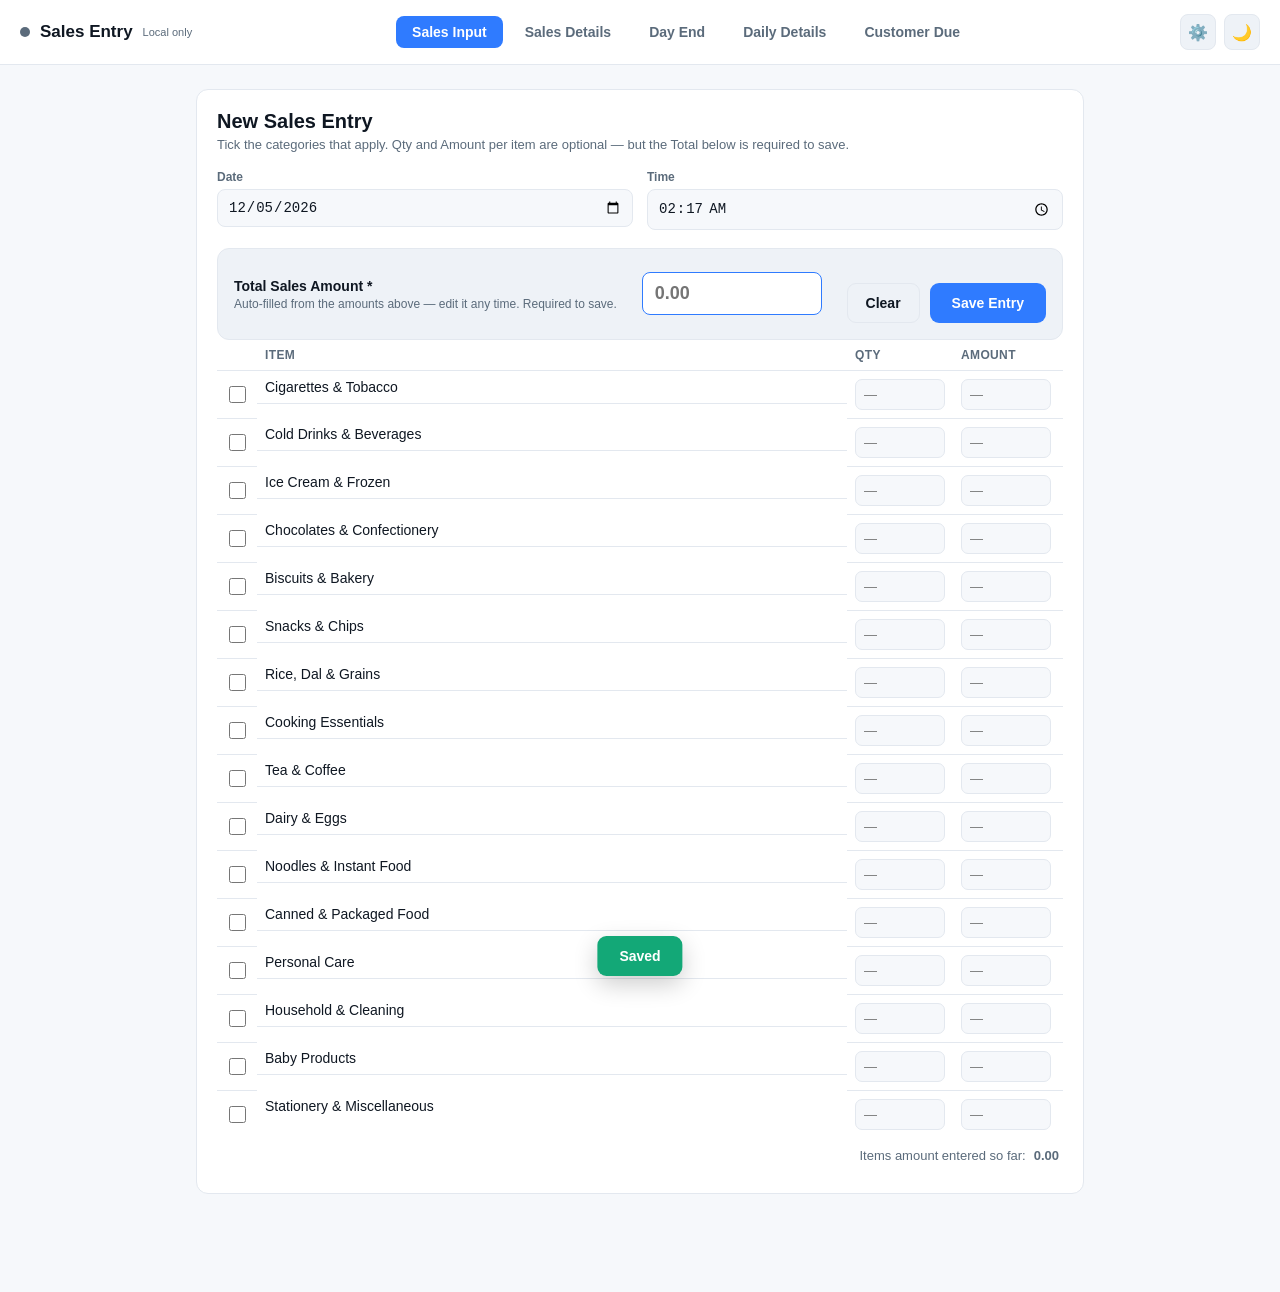
<file: Sales-WebApp-v3.1.html>
<!doctype html>
<html lang="en">
  <head>
    <meta charset="UTF-8" />
    <meta name="viewport" content="width=device-width, initial-scale=1.0" />
    <title>Sales Entry</title>
    <style>
      :root {
        --bg: #f6f8fb;
        --panel: #ffffff;
        --line: #e3e8ef;
        --text: #0f1722;
        --muted: #5b6b7b;
        --accent: #2f7bff;
        --accent-dark: #1f5fd1;
        --green: #13a877;
        --danger: #e5484d;
        --chip: #eef2f7;
        --radius: 12px;
      }
      [data-theme="dark"] {
        --bg: #0f141a;
        --panel: #161c24;
        --line: #2a333f;
        --text: #e8eef5;
        --muted: #93a1b0;
        --accent: #4c8dff;
        --accent-dark: #3a72d6;
        --green: #13c08a;
        --danger: #ff5d5d;
        --chip: #222c38;
      }
      * {
        box-sizing: border-box;
      }
      body {
        margin: 0;
        background: var(--bg);
        color: var(--text);
        font-family:
          -apple-system, BlinkMacSystemFont, "Segoe UI", Roboto, Helvetica,
          Arial, sans-serif;
        min-height: 100vh;
      }
      header {
        position: sticky;
        top: 0;
        z-index: 20;
        background: var(--panel);
        border-bottom: 1px solid var(--line);
        display: flex;
        align-items: center;
        justify-content: space-between;
        padding: 14px 20px;
        gap: 10px;
        flex-wrap: wrap;
      }
      .brand {
        display: flex;
        align-items: center;
        gap: 10px;
        font-weight: 700;
        font-size: 17px;
      }
      .brand .dot {
        width: 10px;
        height: 10px;
        border-radius: 50%;
        background: var(--muted);
        transition: 0.2s;
      }
      .brand .dot.synced {
        background: var(--green);
      }
      .brand .dot.error {
        background: var(--danger);
      }
      .syncLabel {
        font-size: 11px;
        color: var(--muted);
        font-weight: 500;
      }
      nav {
        display: flex;
        gap: 6px;
      }
      nav button {
        border: none;
        background: transparent;
        color: var(--muted);
        padding: 8px 16px;
        border-radius: 8px;
        font-size: 14px;
        font-weight: 600;
        cursor: pointer;
        transition: 0.15s;
      }
      nav button.active {
        background: var(--accent);
        color: #fff;
      }
      nav button:not(.active):hover {
        background: var(--chip);
        color: var(--text);
      }
      .headerRight {
        display: flex;
        align-items: center;
        gap: 8px;
      }
      #themeBtn,
      #settingsBtn {
        border: 1px solid var(--line);
        background: var(--chip);
        color: var(--text);
        border-radius: 8px;
        width: 36px;
        height: 36px;
        cursor: pointer;
        font-size: 16px;
      }
      main {
        max-width: 920px;
        margin: 0 auto;
        padding: 24px 16px 80px;
      }
      .card {
        background: var(--panel);
        border: 1px solid var(--line);
        border-radius: var(--radius);
        padding: 20px;
        margin-bottom: 18px;
      }
      h2 {
        margin: 0 0 4px;
        font-size: 20px;
      }
      .sub {
        color: var(--muted);
        font-size: 13px;
        margin-bottom: 18px;
      }
      .rowTop {
        display: flex;
        gap: 14px;
        flex-wrap: wrap;
        margin-bottom: 18px;
      }
      .field {
        flex: 1;
        min-width: 150px;
      }
      .field label {
        display: block;
        font-size: 12px;
        color: var(--muted);
        margin-bottom: 5px;
        font-weight: 600;
      }
      .field input,
      .field select {
        width: 100%;
        padding: 9px 10px;
        border-radius: 8px;
        border: 1px solid var(--line);
        background: var(--bg);
        color: var(--text);
        font-size: 14px;
      }
      table {
        width: 100%;
        border-collapse: collapse;
      }
      thead th {
        text-align: left;
        font-size: 12px;
        color: var(--muted);
        text-transform: uppercase;
        letter-spacing: 0.03em;
        padding: 8px 8px;
        border-bottom: 1px solid var(--line);
      }
      tbody td {
        padding: 8px 8px;
        border-bottom: 1px solid var(--line);
        font-size: 14px;
        vertical-align: middle;
      }
      tbody tr:last-child td {
        border-bottom: none;
      }
      .itemName {
        display: flex;
        align-items: center;
        gap: 10px;
      }
      input[type="checkbox"] {
        width: 17px;
        height: 17px;
        accent-color: var(--accent);
        cursor: pointer;
      }
      .qtyAmt {
        width: 90px;
        padding: 7px 8px;
        border-radius: 7px;
        border: 1px solid var(--line);
        background: var(--bg);
        color: var(--text);
        font-size: 13px;
      }
      .itemsTotalRow {
        display: flex;
        justify-content: flex-end;
        gap: 8px;
        padding: 10px 4px;
        color: var(--muted);
        font-size: 13px;
      }
      .totalBox {
        margin-top: 18px;
        padding: 16px;
        border-radius: var(--radius);
        border: 1px solid var(--line);
        background: var(--chip);
        display: flex;
        align-items: center;
        justify-content: space-between;
        gap: 16px;
        flex-wrap: wrap;
      }
      .totalBox label {
        font-weight: 700;
        font-size: 14px;
      }
      .totalBox .hint {
        font-size: 12px;
        color: var(--muted);
        font-weight: 400;
        margin-top: 2px;
      }
      #totalAmount {
        width: 180px;
        font-size: 18px;
        font-weight: 700;
        padding: 10px 12px;
        border-radius: 8px;
        border: 1.5px solid var(--accent);
        background: var(--panel);
        color: var(--text);
      }
      #totalAmount.err {
        border-color: var(--danger);
      }
      .errMsg {
        color: var(--danger);
        font-size: 12px;
        margin-top: 6px;
        display: none;
      }
      .actions {
        display: flex;
        justify-content: flex-end;
        gap: 10px;
        margin-top: 18px;
      }
      button.primary {
        background: var(--accent);
        color: #fff;
        border: none;
        padding: 11px 22px;
        border-radius: 9px;
        font-size: 14px;
        font-weight: 700;
        cursor: pointer;
        transition: 0.15s;
      }
      button.primary:hover {
        background: var(--accent-dark);
      }
      button.ghost {
        background: transparent;
        border: 1px solid var(--line);
        color: var(--text);
        padding: 11px 18px;
        border-radius: 9px;
        font-size: 14px;
        font-weight: 600;
        cursor: pointer;
      }
      button.ghost:hover {
        background: var(--chip);
      }
      .statGrid {
        display: flex;
        gap: 14px;
        flex-wrap: wrap;
        margin-bottom: 18px;
      }
      .stat {
        flex: 1;
        min-width: 150px;
        background: var(--panel);
        border: 1px solid var(--line);
        border-radius: var(--radius);
        padding: 16px;
      }
      .stat .val {
        font-size: 22px;
        font-weight: 800;
      }
      .stat .lbl {
        font-size: 12px;
        color: var(--muted);
        margin-top: 2px;
      }
      .detailsHead {
        display: flex;
        justify-content: space-between;
        align-items: center;
        flex-wrap: wrap;
        gap: 10px;
        margin-bottom: 14px;
      }
      .search input {
        padding: 8px 10px;
        border-radius: 8px;
        border: 1px solid var(--line);
        background: var(--bg);
        color: var(--text);
        font-size: 13px;
        width: 170px;
      }
      .detailsHead select,
      .detailsHead input[type="date"],
      .detailsHead input[type="month"] {
        padding: 8px 10px;
        border-radius: 8px;
        border: 1px solid var(--line);
        background: var(--bg);
        color: var(--text);
        font-size: 13px;
      }
      #dayEndDate[readonly] {
        background: var(--chip);
        color: var(--muted);
        cursor: not-allowed;
      }
      .expandRow td {
        background: var(--bg);
      }
      .itemPill {
        display: inline-block;
        background: var(--chip);
        border-radius: 20px;
        padding: 4px 10px;
        font-size: 12px;
        margin: 2px 4px 2px 0;
        color: var(--text);
      }
      .empty {
        text-align: center;
        color: var(--muted);
        padding: 40px 10px;
        font-size: 14px;
      }
      .rowActions {
        display: flex;
        gap: 6px;
      }
      .iconBtn {
        border: 1px solid var(--line);
        background: var(--panel);
        color: var(--muted);
        width: 28px;
        height: 28px;
        border-radius: 7px;
        cursor: pointer;
        font-size: 13px;
        display: flex;
        align-items: center;
        justify-content: center;
      }
      .iconBtn:hover {
        color: var(--danger);
        border-color: var(--danger);
      }
      .expandBtn {
        background: none;
        border: none;
        color: var(--accent);
        cursor: pointer;
        font-size: 12px;
        font-weight: 600;
      }
      .toast {
        position: fixed;
        bottom: 24px;
        left: 50%;
        transform: translateX(-50%) translateY(100px);
        background: var(--green);
        color: #fff;
        padding: 12px 22px;
        border-radius: 9px;
        font-size: 14px;
        font-weight: 600;
        box-shadow: 0 8px 24px rgba(0, 0, 0, 0.2);
        transition: transform 0.25s ease;
        z-index: 50;
      }
      .toast.show {
        transform: translateX(-50%) translateY(0);
      }
      .toast.warn {
        background: var(--danger);
      }
      /* modal */
      .modalBg {
        position: fixed;
        inset: 0;
        background: rgba(0, 0, 0, 0.45);
        display: none;
        align-items: center;
        justify-content: center;
        z-index: 100;
        padding: 16px;
      }
      .modalBg.show {
        display: flex;
      }
      .modal {
        background: var(--panel);
        border: 1px solid var(--line);
        border-radius: var(--radius);
        padding: 24px;
        width: 100%;
        max-width: 440px;
      }
      .modal h3 {
        margin: 0 0 6px;
      }
      .modal .sub {
        margin-bottom: 16px;
      }
      .modal .field {
        margin-bottom: 14px;
      }
      .modalActions {
        display: flex;
        justify-content: space-between;
        gap: 10px;
        margin-top: 18px;
        flex-wrap: wrap;
      }
      .statusLine {
        font-size: 12px;
        margin-top: 10px;
        padding: 8px 10px;
        border-radius: 7px;
        display: none;
      }
      .statusLine.ok {
        display: block;
        background: rgba(19, 168, 119, 0.12);
        color: var(--green);
      }
      .statusLine.bad {
        display: block;
        background: rgba(229, 72, 77, 0.12);
        color: var(--danger);
      }
      @media (max-width: 600px) {
        .qtyAmt {
          width: 64px;
        }
        .totalBox {
          flex-direction: column;
          align-items: stretch;
        }
        #totalAmount {
          width: 100%;
        }
      }
    </style>
  </head>
  <body>
    <header>
      <div class="brand">
        <span class="dot" id="syncDot"></span> Sales Entry
        <span class="syncLabel" id="syncLabel">Local only</span>
      </div>
      <nav>
        <button id="navInput" class="active" onclick="showPage('input')">
          Sales Input
        </button>
        <button id="navDetails" onclick="showPage('details')">
          Sales Details
        </button>
        <button id="navDayEnd" onclick="showPage('dayend')">Day End</button>
        <button id="navDailyDetails" onclick="showPage('dailydetails')">
          Daily Details
        </button>
        <button id="navCustomerDue" onclick="showPage('customerdue')">
          Customer Due
        </button>
      </nav>
      <div class="headerRight">
        <button
          id="settingsBtn"
          onclick="openSettings()"
          title="Cloud database settings"
        >
          ⚙️
        </button>
        <button id="themeBtn" onclick="toggleTheme()">🌙</button>
      </div>
    </header>

    <main>
      <!-- SALES INPUT PAGE -->
      <section id="page-input">
        <div class="card">
          <h2>New Sales Entry</h2>
          <div class="sub">
            Tick the categories that apply. Qty and Amount per item are optional
            — but the Total below is required to save.
          </div>

          <div class="rowTop">
            <div class="field">
              <label>Date</label>
              <input type="date" id="entryDate" />
            </div>
            <div class="field">
              <label>Time</label>
              <input type="time" id="entryTime" />
            </div>
          </div>

          <div class="totalBox">
            <div>
              <label for="totalAmount">Total Sales Amount *</label>
              <div class="hint">
                Auto-filled from the amounts above — edit it any time. Required
                to save.
              </div>
            </div>
            <div>
              <input
                type="number"
                id="totalAmount"
                placeholder="0.00"
                step="0.01"
                min="0"
              />
            </div>

            <div class="actions">
              <button class="ghost" onclick="resetForm()">Clear</button>
              <button class="primary" id="saveBtn" onclick="saveEntry()">
                Save Entry
              </button>
            </div>
          </div>
          <div class="errMsg" id="totalErr">
            Total Sales Amount is required and must be greater than 0.
          </div>

          <table>
            <thead>
              <tr>
                <th style="width: 40px"></th>
                <th>Item</th>
                <th style="width: 100px">Qty</th>
                <th style="width: 110px">Amount</th>
              </tr>
            </thead>
            <tbody id="itemsBody"></tbody>
          </table>
          <div class="itemsTotalRow">
            Items amount entered so far: <strong id="itemsSum">0.00</strong>
          </div>

          <!-- <div class="totalBox">
        <div>
          <label for="totalAmount">Total Sales Amount *</label>
          <div class="hint">Auto-filled from the amounts above — edit it any time. Required to save.</div>
        </div>
        <div>
          <input type="number" id="totalAmount" placeholder="0.00" step="0.01" min="0">
        </div>
      </div>
      <div class="errMsg" id="totalErr">Total Sales Amount is required and must be greater than 0.</div> -->

          <!-- <div class="actions">
            <button class="ghost" onclick="resetForm()">Clear</button>
            <button class="primary" id="saveBtn" onclick="saveEntry()">
              Save Entry
            </button>
          </div> -->
        </div>
      </section>

      <!-- SALES DETAILS PAGE -->
      <section id="page-details" style="display: none">
        <div class="statGrid">
          <div class="stat">
            <div class="val" id="statCount">0</div>
            <div class="lbl">Entries</div>
          </div>
          <div class="stat">
            <div class="val" id="statTotal">0.00</div>
            <div class="lbl">Total Sales</div>
          </div>
          <div class="stat">
            <div class="val" id="statToday">0.00</div>
            <div class="lbl">Today's Sales</div>
          </div>
        </div>

        <div class="card">
          <div class="detailsHead">
            <h2 style="margin: 0">Sales Details</h2>
            <div style="display: flex; gap: 8px; align-items: center">
              <button
                class="ghost"
                style="padding: 8px 12px; font-size: 13px"
                onclick="renderDetails()"
              >
                ↻ Refresh
              </button>
              <div class="search">
                <input type="date" id="filterDate" onchange="renderDetails()" />
              </div>
            </div>
          </div>
          <div id="filterTotalRow" class="itemsTotalRow" style="display: none; justify-content: space-between">
            <span>Total for <strong id="filterTotalDate"></strong></span>
            <span><strong id="filterTotalAmount">0.00</strong> (<span id="filterTotalCount">0</span> entries)</span>
          </div>
          <table>
            <thead>
              <tr>
                <th>Date</th>
                <th>Time</th>
                <th>Amount</th>
                <th></th>
                <th style="width: 70px"></th>
              </tr>
            </thead>
            <tbody id="detailsBody"></tbody>
          </table>
          <div id="emptyState" class="empty" style="display: none">
            No sales entries yet. Add one from Sales Input.
          </div>
        </div>
      </section>

      <!-- DAY END PAGE -->
      <section id="page-dayend" style="display: none">
        <div class="card">
          <h2>Day End Entry</h2>
          <div class="sub">
            Record today's cash position. Date is set automatically.
          </div>

          <div class="rowTop">
            <div class="field">
              <label>Date</label>
              <input type="text" id="dayEndDate" readonly />
            </div>
          </div>

          <div class="rowTop">
            <div class="field">
              <label>Opening Cash</label>
              <input
                type="number"
                class="qtyAmt"
                style="width: 100%"
                id="openingCash"
                step="0.01"
                min="0"
                placeholder="0.00"
              />
            </div>
            <div class="field">
              <label>Received from Home</label>
              <input
                type="number"
                class="qtyAmt"
                style="width: 100%"
                id="receivedFromHome"
                step="0.01"
                min="0"
                placeholder="0.00"
              />
            </div>
          </div>

          <div class="rowTop">
            <div class="field">
              <label>Today's Purchase</label>
              <input
                type="number"
                class="qtyAmt"
                style="width: 100%"
                id="todaysPurchase"
                step="0.01"
                min="0"
                placeholder="0.00"
              />
            </div>
            <div class="field">
              <label>
                Sales
                <button
                  type="button"
                  class="iconBtn"
                  style="width: 20px; height: 20px; font-size: 11px; margin-left: 4px"
                  title="Refresh from Sales Details"
                  onclick="refreshSalesTotal()"
                >
                  ↻
                </button>
              </label>
              <input
                type="text"
                class="qtyAmt"
                style="width: 100%"
                id="dayEndSales"
                readonly
              />
            </div>
          </div>

          <div class="totalBox">
            <div>
              <label for="closingCash">Closing Cash</label>
              <div class="hint">Enter the actual cash counted.</div>
            </div>
            <div>
              <input
                type="number"
                id="closingCash"
                placeholder="0.00"
                step="0.01"
                min="0"
              />
            </div>
          </div>

          <div class="itemsTotalRow" style="justify-content: space-between">
            <span
              >Expected: Opening + Received − Purchase + Sales − Closing =
              <strong id="paidToHomeDisplay">0.00</strong> (Paid to Home,
              auto-calculated)</span
            >
          </div>

          <div class="actions">
            <button class="ghost" onclick="resetDayEndForm()">Clear</button>
            <button class="primary" id="dayEndSaveBtn" onclick="saveDayEnd()">
              Save Entry
            </button>
          </div>
        </div>
      </section>

      <!-- DAILY DETAILS PAGE -->
      <section id="page-dailydetails" style="display: none">
        <div class="card">
          <div class="detailsHead">
            <h2 style="margin: 0">Daily Details</h2>
            <div style="display: flex; gap: 8px; align-items: center; flex-wrap: wrap">
              <button
                class="ghost"
                style="padding: 8px 12px; font-size: 13px"
                onclick="renderDailyDetails()"
              >
                ↻ Refresh
              </button>
              <select id="dailyFilterMode" onchange="onFilterModeChange()">
                <option value="all">All</option>
                <option value="day">Day</option>
                <option value="month">Month</option>
                <option value="custom">Custom range</option>
              </select>
              <input
                type="date"
                id="dailyFilterDay"
                style="display: none"
                onchange="renderDailyDetails()"
              />
              <input
                type="month"
                id="dailyFilterMonth"
                style="display: none"
                onchange="renderDailyDetails()"
              />
              <input
                type="date"
                id="dailyFilterFrom"
                style="display: none"
                onchange="renderDailyDetails()"
              />
              <span id="dailyFilterToLabel" style="display: none; font-size: 13px; color: var(--muted)">to</span>
              <input
                type="date"
                id="dailyFilterTo"
                style="display: none"
                onchange="renderDailyDetails()"
              />
            </div>
          </div>

          <div id="dailyTotalRow" class="itemsTotalRow" style="display: none; flex-wrap: wrap; gap: 14px; justify-content: flex-start">
            <span>Opening: <strong id="dtOpening">0.00</strong></span>
            <span>Received: <strong id="dtReceived">0.00</strong></span>
            <span>Purchase: <strong id="dtPurchase">0.00</strong></span>
            <span>Sales: <strong id="dtSales">0.00</strong></span>
            <span>Closing: <strong id="dtClosing">0.00</strong></span>
            <span>Paid: <strong id="dtPaid">0.00</strong></span>
            <span>(<span id="dtCount">0</span> days)</span>
          </div>

          <table>
            <thead>
              <tr>
                <th>Date</th>
                <th>Opening</th>
                <th>Received</th>
                <th>Purchase</th>
                <th>Sales</th>
                <th>Closing</th>
                <th>Paid</th>
                <th style="width: 40px"></th>
              </tr>
            </thead>
            <tbody id="dailyDetailsBody"></tbody>
          </table>
          <div id="dailyEmptyState" class="empty" style="display: none">
            No day end entries yet. Add one from Day End.
          </div>
        </div>
      </section>

      <!-- CUSTOMER DUE PAGE -->
      <section id="page-customerdue" style="display: none">
        <div class="statGrid">
          <div class="stat">
            <div class="val" id="custCount">0</div>
            <div class="lbl">Customers</div>
          </div>
          <div class="stat">
            <div class="val" id="custTotalDue">0.00</div>
            <div class="lbl">Total Due</div>
          </div>
        </div>

        <div class="card">
          <h2 id="custFormTitle">Add / Update Customer Due</h2>
          <div class="sub">
            Enter the customer's mobile number to find or create them, then
            optionally log a due or payment adjustment.
          </div>

          <div class="rowTop">
            <div class="field">
              <label>Customer Name</label>
              <input
                type="text"
                id="custName"
                placeholder="e.g. Karim Hossain"
              />
            </div>
            <div class="field">
              <label>Mobile Number</label>
              <input
                type="text"
                id="custMobile"
                placeholder="e.g. 01712345678"
              />
            </div>
          </div>

          <div class="sub" style="margin-top: 4px">
            Add a due adjustment (optional — leave amount blank to just
            save the name/notes).
          </div>
          <div class="rowTop">
            <div class="field">
              <label>Type</label>
              <select id="custAdjType">
                <option value="due">Total Due (customer owes more)</option>
                <option value="paid">Paid (customer paid back)</option>
              </select>
            </div>
            <div class="field">
              <label>Amount</label>
              <input
                type="number"
                id="custAdjAmount"
                step="0.01"
                min="0"
                placeholder="0.00"
              />
            </div>
            <div class="field">
              <label>Date</label>
              <input type="date" id="custAdjDate" />
            </div>
          </div>

          <div class="rowTop">
            <div class="field">
              <label>Notes (optional)</label>
              <input
                type="text"
                id="custNotes"
                placeholder="e.g. pays every Friday"
              />
            </div>
          </div>

          <div class="errMsg" id="custErr">
            Customer Name and Mobile Number are required.
          </div>

          <div class="actions">
            <button class="ghost" onclick="resetCustomerForm()">
              Clear
            </button>
            <button class="primary" id="custSaveBtn" onclick="saveCustomer()">
              Save Customer
            </button>
          </div>
        </div>

        <div class="card">
          <div class="detailsHead">
            <h2 style="margin: 0">Customer Due List</h2>
            <div class="search">
              <input
                type="text"
                id="custSearch"
                placeholder="Search name or mobile"
                oninput="renderCustomers()"
                style="width: 220px"
              />
            </div>
          </div>
          <table>
            <thead>
              <tr>
                <th>Name</th>
                <th>Mobile</th>
                <th>Due</th>
                <th></th>
                <th style="width: 70px"></th>
              </tr>
            </thead>
            <tbody id="customerBody"></tbody>
          </table>
          <div id="customerEmptyState" class="empty" style="display: none">
            No customers yet. Add one above.
          </div>
        </div>
      </section>
    </main>

    <!-- SETTINGS MODAL -->
    <div class="modalBg" id="settingsModal">
      <div class="modal">
        <h3>Cloud Database (Supabase)</h3>
        <div class="sub">
          Connect this app to your free Supabase project so Sales Details is
          stored online and works across devices. Leave blank to keep everything
          on this device only.
        </div>
        <div class="field">
          <label>Project URL</label>
          <input
            type="text"
            id="sbUrl"
            text="https://tbboptkqgegrlugmcpgx.supabase.co"
          />
        </div>
        <div class="field">
          <label>Anon public key</label>
          <input
            type="text"
            id="sbKey"
            text="eyJhbGciOiJIUzI1NiIsInR5cCI6IkpXVCJ9.eyJpc3MiOiJzdXBhYmFzZSIsInJlZiI6InRiYm9wdGtxZ2Vncmx1Z21jcGd4Iiwicm9sZSI6ImFub24iLCJpYXQiOjE3ODg0OTA5MjUsImV4cCI6MjEwNDA2NjkyNX0.w5fcAg0J9dHeHq6AhrYe90Jn9Np7zhENp3WztexP7b8"
          />
        </div>
        <div class="statusLine" id="sbStatus"></div>
        <div class="modalActions">
          <button class="ghost" onclick="disconnectCloud()">Disconnect</button>
          <div style="display: flex; gap: 8px">
            <button class="ghost" onclick="closeSettings()">Cancel</button>
            <button class="primary" onclick="saveCloudSettings()">
              Save & Connect
            </button>
          </div>
        </div>
      </div>
    </div>

    <div class="toast" id="toast">Saved</div>

    <script>
      const CATEGORIES = [
        "Cigarettes & Tobacco",
        "Cold Drinks & Beverages",
        "Ice Cream & Frozen",
        "Chocolates & Confectionery",
        "Biscuits & Bakery",
        "Snacks & Chips",
        "Rice, Dal & Grains",
        "Cooking Essentials",
        "Tea & Coffee",
        "Dairy & Eggs",
        "Noodles & Instant Food",
        "Canned & Packaged Food",
        "Personal Care",
        "Household & Cleaning",
        "Baby Products",
        "Stationery & Miscellaneous",
      ];

      const STORE_KEY = "salesEntries";
      const TABLE = "sales_entries";

      /* ---------- Theme ---------- */
      function applyTheme(t) {
        document.documentElement.dataset.theme = t;
        document.getElementById("themeBtn").textContent =
          t === "dark" ? "☀️" : "🌙";
        localStorage.setItem("theme", t);
      }
      function toggleTheme() {
        applyTheme(
          document.documentElement.dataset.theme === "dark" ? "light" : "dark",
        );
      }
      applyTheme(
        localStorage.getItem("theme") ||
          (matchMedia("(prefers-color-scheme: dark)").matches
            ? "dark"
            : "light"),
      );

      /* ---------- Navigation ---------- */
      function showPage(page) {
        document.getElementById("page-input").style.display =
          page === "input" ? "" : "none";
        document.getElementById("page-details").style.display =
          page === "details" ? "" : "none";
        document.getElementById("page-dayend").style.display =
          page === "dayend" ? "" : "none";
        document.getElementById("page-dailydetails").style.display =
          page === "dailydetails" ? "" : "none";
        document.getElementById("page-customerdue").style.display =
          page === "customerdue" ? "" : "none";
        document
          .getElementById("navInput")
          .classList.toggle("active", page === "input");
        document
          .getElementById("navDetails")
          .classList.toggle("active", page === "details");
        document
          .getElementById("navDayEnd")
          .classList.toggle("active", page === "dayend");
        document
          .getElementById("navDailyDetails")
          .classList.toggle("active", page === "dailydetails");
        document
          .getElementById("navCustomerDue")
          .classList.toggle("active", page === "customerdue");
        if (page === "details") renderDetails();
        if (page === "dayend") resetDayEndForm();
        if (page === "dailydetails") renderDailyDetails();
        if (page === "customerdue") renderCustomers();
      }

      /* ---------- Cloud config ---------- */
      function getCloudConfig() {
        return {
          url: localStorage.getItem("sbUrl") || "",
          key: localStorage.getItem("sbKey") || "",
        };
      }
      function isCloudConfigured() {
        const c = getCloudConfig();
        return !!(c.url && c.key);
      }
      function updateSyncDot(state) {
        // state: 'off' | 'ok' | 'error'
        const dot = document.getElementById("syncDot");
        const label = document.getElementById("syncLabel");
        dot.classList.remove("synced", "error");
        if (state === "ok") {
          dot.classList.add("synced");
          label.textContent = "Cloud synced";
        } else if (state === "error") {
          dot.classList.add("error");
          label.textContent = "Cloud error — using local";
        } else {
          label.textContent = "Local only";
        }
      }

      function openSettings() {
        const c = getCloudConfig();
        document.getElementById("sbUrl").value = c.url;
        document.getElementById("sbKey").value = c.key;
        document.getElementById("sbStatus").className = "statusLine";
        document.getElementById("sbStatus").textContent = "";
        document.getElementById("settingsModal").classList.add("show");
      }
      function closeSettings() {
        document.getElementById("settingsModal").classList.remove("show");
      }
      async function saveCloudSettings() {
        const url = "https://tbboptkqgegrlugmcpgx.supabase.co";
        // .getElementById("sbUrl")
        // .value.trim()
        // .replace(/\/+$/, "");
        const key =
          "eyJhbGciOiJIUzI1NiIsInR5cCI6IkpXVCJ9.eyJpc3MiOiJzdXBhYmFzZSIsInJlZiI6InRiYm9wdGtxZ2Vncmx1Z21jcGd4Iiwicm9sZSI6ImFub24iLCJpYXQiOjE3ODg0OTA5MjUsImV4cCI6MjEwNDA2NjkyNX0.w5fcAg0J9dHeHq6AhrYe90Jn9Np7zhENp3WztexP7b8";
        const statusEl = document.getElementById("sbStatus");

        // const url = document
        //   .getElementById("sbUrl")
        //   .value.trim()
        //   .replace(/\/+$/, "");
        // const key = document.getElementById("sbKey").value.trim();
        // const statusEl = document.getElementById("sbStatus");

        if (!url || !key) {
          statusEl.className = "statusLine bad";
          statusEl.textContent =
            "Please enter both the Project URL and the anon key.";
          return;
        }

        statusEl.className = "statusLine";
        statusEl.textContent = "";

        localStorage.setItem("sbUrl", url);
        localStorage.setItem("sbKey", key);

        try {
          const res = await fetch(`${url}/rest/v1/${TABLE}?select=id&limit=1`, {
            headers: { apikey: key, Authorization: `Bearer ${key}` },
          });
          if (!res.ok) throw new Error("HTTP " + res.status);
          statusEl.className = "statusLine ok";
          statusEl.textContent = "Connected! Cloud sync is on.";
          updateSyncDot("ok");
          setTimeout(() => {
            closeSettings();
            renderDetails();
          }, 900);
        } catch (err) {
          statusEl.className = "statusLine bad";
          statusEl.textContent =
            "Couldn't reach that table (" +
            err.message +
            "). Check the URL/key, and make sure you ran the table-creation SQL in Supabase.";
          updateSyncDot("error");
        }
      }
      function disconnectCloud() {
        localStorage.removeItem("sbUrl");
        localStorage.removeItem("sbKey");
        updateSyncDot("off");
        closeSettings();
        renderDetails();
        showToast("Disconnected — back to local only");
      }

      /* ---------- DB mapping ---------- */
      function toDB(entry) {
        return {
          id: entry.id,
          entry_date: entry.date,
          entry_time: entry.time,
          total: entry.total,
          items: entry.items,
        };
      }
      function fromDB(row) {
        return {
          id: row.id,
          date: row.entry_date,
          time: row.entry_time,
          total: Number(row.total),
          items: row.items || [],
        };
      }

      /* ---------- Local storage ---------- */
      function loadLocalEntries() {
        try {
          return JSON.parse(localStorage.getItem(STORE_KEY)) || [];
        } catch (e) {
          return [];
        }
      }
      function saveLocalEntries(list) {
        localStorage.setItem(STORE_KEY, JSON.stringify(list));
      }

      /* ---------- Cloud calls ---------- */
      async function cloudFetchEntries() {
        const { url, key } = getCloudConfig();
        const res = await fetch(
          `${url}/rest/v1/${TABLE}?select=*&order=entry_date.desc,entry_time.desc`,
          {
            headers: { apikey: key, Authorization: `Bearer ${key}` },
          },
        );
        if (!res.ok) throw new Error("HTTP " + res.status);
        const rows = await res.json();
        return rows.map(fromDB);
      }
      async function cloudUpsertEntry(entry) {
        const { url, key } = getCloudConfig();
        const res = await fetch(`${url}/rest/v1/${TABLE}?on_conflict=id`, {
          method: "POST",
          headers: {
            apikey: key,
            Authorization: `Bearer ${key}`,
            "Content-Type": "application/json",
            Prefer: "resolution=merge-duplicates,return=representation",
          },
          body: JSON.stringify([toDB(entry)]),
        });
        if (!res.ok) throw new Error("HTTP " + res.status);
      }
      async function cloudDeleteEntry(id) {
        const { url, key } = getCloudConfig();
        const res = await fetch(
          `${url}/rest/v1/${TABLE}?id=eq.${encodeURIComponent(id)}`,
          {
            method: "DELETE",
            headers: { apikey: key, Authorization: `Bearer ${key}` },
          },
        );
        if (!res.ok) throw new Error("HTTP " + res.status);
      }

      /* ---------- Build item rows ---------- */
      function buildItemsTable() {
        const body = document.getElementById("itemsBody");
        body.innerHTML = "";
        CATEGORIES.forEach((name, i) => {
          const tr = document.createElement("tr");
          tr.innerHTML = `
      <td><input type="checkbox" data-idx="${i}" class="chkItem"></td>
      <td class="itemName">${name}</td>
      <td><input type="number" class="qtyAmt qtyInput" data-idx="${i}" min="0" placeholder="—"></td>
      <td><input type="number" class="qtyAmt amtInput" data-idx="${i}" min="0" step="0.01" placeholder="—"></td>
    `;
          body.appendChild(tr);
        });
        body
          .querySelectorAll(".amtInput")
          .forEach((inp) => inp.addEventListener("input", onAmountEdit));
        body
          .querySelectorAll(".qtyInput, .amtInput")
          .forEach((inp) => inp.addEventListener("input", autoCheck));
      }

      function autoCheck(e) {
        const idx = e.target.dataset.idx;
        const qty = document.querySelector(
          `.qtyInput[data-idx="${idx}"]`,
        ).value;
        const amt = document.querySelector(
          `.amtInput[data-idx="${idx}"]`,
        ).value;
        const chk = document.querySelector(`.chkItem[data-idx="${idx}"]`);
        if (qty !== "" || amt !== "") chk.checked = true;
      }

      let totalManuallyEdited = false;

      function onAmountEdit() {
        recalcItemsSum();
        if (!totalManuallyEdited) {
          document.getElementById("totalAmount").value =
            document.getElementById("itemsSum").textContent;
        }
      }

      function recalcItemsSum() {
        let sum = 0;
        document.querySelectorAll(".amtInput").forEach((inp) => {
          const v = parseFloat(inp.value);
          if (!isNaN(v)) sum += v;
        });
        document.getElementById("itemsSum").textContent = sum.toFixed(2);
        return sum;
      }

      document.getElementById("totalAmount").addEventListener("input", () => {
        totalManuallyEdited = true;
        clearTotalError();
      });

      function clearTotalError() {
        document.getElementById("totalAmount").classList.remove("err");
        document.getElementById("totalErr").style.display = "none";
      }

      /* ---------- Defaults ---------- */
      function setDefaultDateTime() {
        const now = new Date();
        document.getElementById("entryDate").value = now
          .toISOString()
          .slice(0, 10);
        document.getElementById("entryTime").value = now
          .toTimeString()
          .slice(0, 5);
      }

      function resetForm() {
        buildItemsTable();
        setDefaultDateTime();
        document.getElementById("totalAmount").value = "";
        totalManuallyEdited = false;
        recalcItemsSum();
        clearTotalError();
      }

      /* ---------- Save ---------- */
      async function saveEntry() {
        const totalInput = document.getElementById("totalAmount");
        const total = parseFloat(totalInput.value);

        if (isNaN(total) || total <= 0) {
          totalInput.classList.add("err");
          document.getElementById("totalErr").style.display = "block";
          totalInput.focus();
          return;
        }

        const items = [];
        CATEGORIES.forEach((name, i) => {
          const checked = document.querySelector(
            `.chkItem[data-idx="${i}"]`,
          ).checked;
          const qtyVal = document.querySelector(
            `.qtyInput[data-idx="${i}"]`,
          ).value;
          const amtVal = document.querySelector(
            `.amtInput[data-idx="${i}"]`,
          ).value;
          if (checked || qtyVal !== "" || amtVal !== "") {
            items.push({
              name,
              qty: qtyVal === "" ? null : Number(qtyVal),
              amount: amtVal === "" ? null : Number(amtVal),
            });
          }
        });

        const date = document.getElementById("entryDate").value;
        const time = document.getElementById("entryTime").value;

        const entry = {
          id: "e_" + Date.now(),
          date,
          time,
          total: Math.round(total * 100) / 100,
          items,
        };

        // always keep a local copy
        const local = loadLocalEntries();
        local.push(entry);
        saveLocalEntries(local);

        const saveBtn = document.getElementById("saveBtn");

        if (isCloudConfigured()) {
          saveBtn.textContent = "Saving...";
          saveBtn.disabled = true;
          try {
            await cloudUpsertEntry(entry);
            updateSyncDot("ok");
            showToast("Sales entry saved to cloud");
          } catch (err) {
            updateSyncDot("error");
            showToast("Saved locally — cloud sync failed", true);
          }
          saveBtn.textContent = "Save Entry";
          saveBtn.disabled = false;
        } else {
          showToast("Sales entry saved");
        }

        resetForm();
      }

      /* ---------- Details page ---------- */
      async function renderDetails() {
        let entries;
        if (isCloudConfigured()) {
          try {
            entries = await cloudFetchEntries();
            saveLocalEntries(entries); // keep local cache in sync as a fallback
            updateSyncDot("ok");
          } catch (err) {
            updateSyncDot("error");
            entries = loadLocalEntries();
          }
        } else {
          updateSyncDot("off");
          entries = loadLocalEntries();
        }

        entries = entries
          .slice()
          .sort((a, b) => (b.date + b.time).localeCompare(a.date + a.time));
        const filterDate = document.getElementById("filterDate").value;
        const filtered = filterDate
          ? entries.filter((e) => e.date === filterDate)
          : entries;

        const filterTotalRow = document.getElementById("filterTotalRow");
        if (filterDate) {
          const sum = filtered.reduce((s, e) => s + e.total, 0);
          document.getElementById("filterTotalDate").textContent =
            formatDate(filterDate);
          document.getElementById("filterTotalAmount").textContent =
            sum.toFixed(2);
          document.getElementById("filterTotalCount").textContent =
            filtered.length;
          filterTotalRow.style.display = "flex";
        } else {
          filterTotalRow.style.display = "none";
        }

        const body = document.getElementById("detailsBody");
        body.innerHTML = "";
        document.getElementById("emptyState").style.display = filtered.length
          ? "none"
          : "block";

        filtered.forEach((e) => {
          const tr = document.createElement("tr");
          tr.innerHTML = `
      <td>${formatDate(e.date)}</td>
      <td>${e.time || "—"}</td>
      <td><strong>${e.total.toFixed(2)}</strong></td>
      <td>${e.items && e.items.length ? `<button class="expandBtn" onclick="toggleExpand('${e.id}')">Items (${e.items.length})</button>` : ""}</td>
    `;

          // <td class="rowActions"><button class="iconBtn" title="Delete" onclick="deleteEntry('${e.id}')">✕</button></td>
          body.appendChild(tr);

          if (e.items && e.items.length) {
            const exTr = document.createElement("tr");
            exTr.className = "expandRow";
            exTr.id = "expand_" + e.id;
            exTr.style.display = "none";
            exTr.innerHTML = `<td colspan="5">${e.items.map((it) => `<span class="itemPill">${it.name}${it.qty != null ? " · Qty " + it.qty : ""}${it.amount != null ? " · " + it.amount.toFixed(2) : ""}</span>`).join("")}</td>`;
            body.appendChild(exTr);
          }
        });

        document.getElementById("statCount").textContent = entries.length;
        document.getElementById("statTotal").textContent = entries
          .reduce((s, e) => s + e.total, 0)
          .toFixed(2);
        const todayStr = new Date().toISOString().slice(0, 10);
        document.getElementById("statToday").textContent = entries
          .filter((e) => e.date === todayStr)
          .reduce((s, e) => s + e.total, 0)
          .toFixed(2);
      }

      function toggleExpand(id) {
        const row = document.getElementById("expand_" + id);
        row.style.display = row.style.display === "none" ? "" : "none";
      }

      async function deleteEntry(id) {
        if (!confirm("Delete this sales entry?")) return;

        const local = loadLocalEntries().filter((e) => e.id !== id);
        saveLocalEntries(local);

        if (isCloudConfigured()) {
          try {
            await cloudDeleteEntry(id);
            updateSyncDot("ok");
          } catch (err) {
            updateSyncDot("error");
            showToast("Deleted locally — cloud delete failed", true);
            renderDetails();
            return;
          }
        }
        renderDetails();
        showToast("Entry deleted");
      }

      function formatDate(iso) {
        if (!iso) return "—";
        const d = new Date(iso + "T00:00:00");
        return d.toLocaleDateString(undefined, {
          year: "numeric",
          month: "short",
          day: "numeric",
        });
      }

      /* ---------- Day End: DB mapping ---------- */
      const STORE_KEY2 = "dayEndEntries";
      const TABLE2 = "day_end_entries";

      function toDB2(e) {
        return {
          id: e.id,
          entry_date: e.date,
          opening_cash: e.opening,
          received_from_home: e.received,
          todays_purchase: e.purchase,
          sales: e.sales,
          closing_cash: e.closing,
          paid_to_home: e.paid,
        };
      }
      function fromDB2(row) {
        return {
          id: row.id,
          date: row.entry_date,
          opening: Number(row.opening_cash) || 0,
          received: Number(row.received_from_home) || 0,
          purchase: Number(row.todays_purchase) || 0,
          sales: Number(row.sales) || 0,
          closing: Number(row.closing_cash) || 0,
          paid: Number(row.paid_to_home) || 0,
        };
      }
      function loadLocalEntries2() {
        try {
          return JSON.parse(localStorage.getItem(STORE_KEY2)) || [];
        } catch (e) {
          return [];
        }
      }
      function saveLocalEntries2(list) {
        localStorage.setItem(STORE_KEY2, JSON.stringify(list));
      }
      async function cloudFetchEntries2() {
        const { url, key } = getCloudConfig();
        const res = await fetch(
          `${url}/rest/v1/${TABLE2}?select=*&order=entry_date.desc`,
          { headers: { apikey: key, Authorization: `Bearer ${key}` } },
        );
        if (!res.ok) throw new Error("HTTP " + res.status);
        const rows = await res.json();
        return rows.map(fromDB2);
      }
      async function cloudUpsertEntry2(entry) {
        const { url, key } = getCloudConfig();
        const res = await fetch(`${url}/rest/v1/${TABLE2}?on_conflict=id`, {
          method: "POST",
          headers: {
            apikey: key,
            Authorization: `Bearer ${key}`,
            "Content-Type": "application/json",
            Prefer: "resolution=merge-duplicates,return=representation",
          },
          body: JSON.stringify([toDB2(entry)]),
        });
        if (!res.ok) throw new Error("HTTP " + res.status);
      }
      async function cloudDeleteEntry2(id) {
        const { url, key } = getCloudConfig();
        const res = await fetch(
          `${url}/rest/v1/${TABLE2}?id=eq.${encodeURIComponent(id)}`,
          {
            method: "DELETE",
            headers: { apikey: key, Authorization: `Bearer ${key}` },
          },
        );
        if (!res.ok) throw new Error("HTTP " + res.status);
      }

      /* ---------- Day End: form ---------- */
      function todayISO() {
        return new Date().toISOString().slice(0, 10);
      }

      async function fetchSalesTotalForDate(iso) {
        let entries;
        if (isCloudConfigured()) {
          try {
            entries = await cloudFetchEntries();
            saveLocalEntries(entries);
            updateSyncDot("ok");
          } catch (err) {
            updateSyncDot("error");
            entries = loadLocalEntries();
          }
        } else {
          entries = loadLocalEntries();
        }
        return entries
          .filter((e) => e.date === iso)
          .reduce((s, e) => s + e.total, 0);
      }

      function recalcPaidToHome() {
        const opening = parseFloat(document.getElementById("openingCash").value) || 0;
        const received = parseFloat(document.getElementById("receivedFromHome").value) || 0;
        const purchase = parseFloat(document.getElementById("todaysPurchase").value) || 0;
        const sales = parseFloat(document.getElementById("dayEndSales").dataset.value) || 0;
        const closing = parseFloat(document.getElementById("closingCash").value) || 0;
        const paid = opening + received - purchase + sales - closing;
        document.getElementById("paidToHomeDisplay").textContent = paid.toFixed(2);
        return paid;
      }

      async function refreshSalesTotal() {
        const iso = document.getElementById("dayEndDate").dataset.iso || todayISO();
        const salesField = document.getElementById("dayEndSales");
        salesField.value = "Loading...";
        const sales = await fetchSalesTotalForDate(iso);
        salesField.dataset.value = sales;
        salesField.value = sales.toFixed(2);
        recalcPaidToHome();
      }

      async function resetDayEndForm() {
        const iso = todayISO();
        const dateInput = document.getElementById("dayEndDate");
        dateInput.value = formatDate(iso);
        dateInput.dataset.iso = iso;

        document.getElementById("receivedFromHome").value = "";
        document.getElementById("todaysPurchase").value = "";
        document.getElementById("closingCash").value = "";

        // auto-fill opening cash from the most recent saved entry's closing cash
        const local = loadLocalEntries2().slice().sort((a, b) => b.date.localeCompare(a.date));
        const mostRecent = local.find((e) => e.date !== iso);
        document.getElementById("openingCash").value = mostRecent ? mostRecent.closing : "";

        await refreshSalesTotal();
      }

      ["openingCash", "receivedFromHome", "todaysPurchase", "closingCash"].forEach((id) => {
        document.getElementById(id).addEventListener("input", recalcPaidToHome);
      });

      async function saveDayEnd() {
        const iso = document.getElementById("dayEndDate").dataset.iso || todayISO();
        const paid = recalcPaidToHome();
        const entry = {
          id: "d_" + iso,
          date: iso,
          opening: parseFloat(document.getElementById("openingCash").value) || 0,
          received: parseFloat(document.getElementById("receivedFromHome").value) || 0,
          purchase: parseFloat(document.getElementById("todaysPurchase").value) || 0,
          sales: parseFloat(document.getElementById("dayEndSales").dataset.value) || 0,
          closing: parseFloat(document.getElementById("closingCash").value) || 0,
          paid: Math.round(paid * 100) / 100,
        };

        const local = loadLocalEntries2().filter((e) => e.id !== entry.id);
        local.push(entry);
        saveLocalEntries2(local);

        const btn = document.getElementById("dayEndSaveBtn");
        if (isCloudConfigured()) {
          btn.textContent = "Saving...";
          btn.disabled = true;
          try {
            await cloudUpsertEntry2(entry);
            updateSyncDot("ok");
            showToast("Day end entry saved to cloud");
          } catch (err) {
            updateSyncDot("error");
            showToast("Saved locally — cloud sync failed", true);
          }
          btn.textContent = "Save Entry";
          btn.disabled = false;
        } else {
          showToast("Day end entry saved");
        }

        resetDayEndForm();
      }

      /* ---------- Daily Details: filter + list ---------- */
      function onFilterModeChange() {
        const mode = document.getElementById("dailyFilterMode").value;
        document.getElementById("dailyFilterDay").style.display = mode === "day" ? "" : "none";
        document.getElementById("dailyFilterMonth").style.display = mode === "month" ? "" : "none";
        document.getElementById("dailyFilterFrom").style.display = mode === "custom" ? "" : "none";
        document.getElementById("dailyFilterToLabel").style.display = mode === "custom" ? "" : "none";
        document.getElementById("dailyFilterTo").style.display = mode === "custom" ? "" : "none";
        renderDailyDetails();
      }

      async function renderDailyDetails() {
        let entries;
        if (isCloudConfigured()) {
          try {
            entries = await cloudFetchEntries2();
            saveLocalEntries2(entries);
            updateSyncDot("ok");
          } catch (err) {
            updateSyncDot("error");
            entries = loadLocalEntries2();
          }
        } else {
          updateSyncDot("off");
          entries = loadLocalEntries2();
        }

        entries = entries.slice().sort((a, b) => b.date.localeCompare(a.date));

        const mode = document.getElementById("dailyFilterMode").value;
        let filtered = entries;
        if (mode === "day") {
          const d = document.getElementById("dailyFilterDay").value;
          filtered = d ? entries.filter((e) => e.date === d) : entries;
        } else if (mode === "month") {
          const m = document.getElementById("dailyFilterMonth").value;
          filtered = m ? entries.filter((e) => e.date.slice(0, 7) === m) : entries;
        } else if (mode === "custom") {
          const from = document.getElementById("dailyFilterFrom").value;
          const to = document.getElementById("dailyFilterTo").value;
          filtered = entries.filter((e) => (!from || e.date >= from) && (!to || e.date <= to));
        }

        const body = document.getElementById("dailyDetailsBody");
        body.innerHTML = "";
        document.getElementById("dailyEmptyState").style.display = filtered.length ? "none" : "block";

        filtered.forEach((e) => {
          const tr = document.createElement("tr");
          tr.innerHTML = `
      <td>${formatDate(e.date)}</td>
      <td>${e.opening.toFixed(2)}</td>
      <td>${e.received.toFixed(2)}</td>
      <td>${e.purchase.toFixed(2)}</td>
      <td>${e.sales.toFixed(2)}</td>
      <td><strong>${e.closing.toFixed(2)}</strong></td>
      <td>${e.paid.toFixed(2)}</td>
      <td><button class="iconBtn" title="Delete" onclick="deleteDayEnd('${e.id}')">✕</button></td>
    `;
          body.appendChild(tr);
        });

        const sum = (key) => filtered.reduce((s, e) => s + e[key], 0);
        document.getElementById("dtOpening").textContent = sum("opening").toFixed(2);
        document.getElementById("dtReceived").textContent = sum("received").toFixed(2);
        document.getElementById("dtPurchase").textContent = sum("purchase").toFixed(2);
        document.getElementById("dtSales").textContent = sum("sales").toFixed(2);
        document.getElementById("dtClosing").textContent = sum("closing").toFixed(2);
        document.getElementById("dtPaid").textContent = sum("paid").toFixed(2);
        document.getElementById("dtCount").textContent = filtered.length;
        document.getElementById("dailyTotalRow").style.display = filtered.length ? "flex" : "none";
      }

      async function deleteDayEnd(id) {
        if (!confirm("Delete this day end entry?")) return;

        const local = loadLocalEntries2().filter((e) => e.id !== id);
        saveLocalEntries2(local);

        if (isCloudConfigured()) {
          try {
            await cloudDeleteEntry2(id);
            updateSyncDot("ok");
          } catch (err) {
            updateSyncDot("error");
            showToast("Deleted locally — cloud delete failed", true);
            renderDailyDetails();
            return;
          }
        }
        renderDailyDetails();
        showToast("Entry deleted");
      }

      /* ---------- Customer Due: DB mapping ---------- */
      const STORE_KEY3 = "customerDues";
      const TABLE3 = "customer_dues";
      let customersCache = [];
      let editingCustomerId = null;

      function calcDue(adjustments) {
        return adjustments.reduce(
          (s, a) => s + (a.type === "paid" ? -a.amount : a.amount),
          0,
        );
      }

      function normalizeCustomer(raw) {
        let adjustments = Array.isArray(raw.adjustments) ? raw.adjustments : [];
        if (!adjustments.length && raw.due) {
          // migrate a legacy single-balance record into one ledger line
          adjustments = [
            { type: "due", amount: Number(raw.due) || 0, date: raw.updated || todayISO() },
          ];
        }
        return {
          id: raw.id,
          name: raw.name,
          mobile: raw.mobile,
          notes: raw.notes || "",
          adjustments,
          due: Math.round(calcDue(adjustments) * 100) / 100,
          updated: raw.updated,
        };
      }

      function toDB3(e) {
        return {
          id: e.id,
          name: e.name,
          mobile: e.mobile,
          due: e.due,
          notes: e.notes,
          adjustments: e.adjustments,
          updated_date: e.updated,
        };
      }
      function fromDB3(row) {
        return normalizeCustomer({
          id: row.id,
          name: row.name,
          mobile: row.mobile,
          due: row.due,
          notes: row.notes || "",
          adjustments: row.adjustments,
          updated: row.updated_date,
        });
      }
      function loadLocalEntries3() {
        try {
          const list = JSON.parse(localStorage.getItem(STORE_KEY3)) || [];
          return list.map(normalizeCustomer);
        } catch (e) {
          return [];
        }
      }
      function saveLocalEntries3(list) {
        localStorage.setItem(STORE_KEY3, JSON.stringify(list));
      }
      async function cloudFetchEntries3() {
        const { url, key } = getCloudConfig();
        const res = await fetch(`${url}/rest/v1/${TABLE3}?select=*`, {
          headers: { apikey: key, Authorization: `Bearer ${key}` },
        });
        if (!res.ok) throw new Error("HTTP " + res.status);
        const rows = await res.json();
        return rows.map(fromDB3);
      }
      async function cloudUpsertEntry3(entry) {
        const { url, key } = getCloudConfig();
        const res = await fetch(`${url}/rest/v1/${TABLE3}?on_conflict=id`, {
          method: "POST",
          headers: {
            apikey: key,
            Authorization: `Bearer ${key}`,
            "Content-Type": "application/json",
            Prefer: "resolution=merge-duplicates,return=representation",
          },
          body: JSON.stringify([toDB3(entry)]),
        });
        if (!res.ok) throw new Error("HTTP " + res.status);
      }
      async function cloudDeleteEntry3(id) {
        const { url, key } = getCloudConfig();
        const res = await fetch(
          `${url}/rest/v1/${TABLE3}?id=eq.${encodeURIComponent(id)}`,
          {
            method: "DELETE",
            headers: { apikey: key, Authorization: `Bearer ${key}` },
          },
        );
        if (!res.ok) throw new Error("HTTP " + res.status);
      }

      /* ---------- Customer Due: form + list ---------- */
      function formatShortDate(iso) {
        if (!iso) return "—";
        const d = new Date(iso + "T00:00:00");
        const day = String(d.getDate()).padStart(2, "0");
        const month = d.toLocaleString("en-US", { month: "short" });
        const year = String(d.getFullYear()).slice(-2);
        return `${day}-${month}-${year}`;
      }

      function clearCustomerError() {
        document.getElementById("custErr").style.display = "none";
      }

      function resetCustomerForm() {
        editingCustomerId = null;
        document.getElementById("custFormTitle").textContent =
          "Add / Update Customer Due";
        document.getElementById("custName").value = "";
        document.getElementById("custMobile").value = "";
        document.getElementById("custAdjType").value = "due";
        document.getElementById("custAdjAmount").value = "";
        document.getElementById("custAdjDate").value = todayISO();
        document.getElementById("custNotes").value = "";
        clearCustomerError();
      }

      async function saveCustomer() {
        const name = document.getElementById("custName").value.trim();
        const mobile = document.getElementById("custMobile").value.trim();
        const notes = document.getElementById("custNotes").value.trim();
        const adjType = document.getElementById("custAdjType").value;
        const adjAmount =
          parseFloat(document.getElementById("custAdjAmount").value) || 0;
        const adjDate =
          document.getElementById("custAdjDate").value || todayISO();

        if (!name || !mobile) {
          document.getElementById("custErr").style.display = "block";
          return;
        }
        clearCustomerError();

        const id = "c_" + mobile.replace(/\s+/g, "");
        const existing = customersCache.find((e) => e.id === id);
        const adjustments = existing ? existing.adjustments.slice() : [];

        if (adjAmount > 0) {
          adjustments.push({
            type: adjType,
            amount: Math.round(adjAmount * 100) / 100,
            date: adjDate,
          });
        }

        const entry = normalizeCustomer({
          id,
          name,
          mobile,
          notes,
          adjustments,
          updated: adjAmount > 0 ? adjDate : existing ? existing.updated : todayISO(),
        });

        const local = loadLocalEntries3().filter((e) => e.id !== entry.id);
        local.push(entry);
        saveLocalEntries3(local);

        const btn = document.getElementById("custSaveBtn");
        if (isCloudConfigured()) {
          btn.textContent = "Saving...";
          btn.disabled = true;
          try {
            await cloudUpsertEntry3(entry);
            updateSyncDot("ok");
            showToast("Customer saved to cloud");
          } catch (err) {
            updateSyncDot("error");
            showToast("Saved locally — cloud sync failed", true);
          }
          btn.textContent = "Save Customer";
          btn.disabled = false;
        } else {
          showToast("Customer saved");
        }

        resetCustomerForm();
        renderCustomers();
      }

      function editCustomer(id) {
        const c = customersCache.find((e) => e.id === id);
        if (!c) return;
        editingCustomerId = c.id;
        document.getElementById("custFormTitle").textContent =
          "Editing " + c.name;
        document.getElementById("custName").value = c.name;
        document.getElementById("custMobile").value = c.mobile;
        document.getElementById("custAdjType").value = "due";
        document.getElementById("custAdjAmount").value = "";
        document.getElementById("custAdjDate").value = todayISO();
        document.getElementById("custNotes").value = c.notes || "";
        clearCustomerError();
        document.getElementById("custName").scrollIntoView({ behavior: "smooth", block: "center" });
      }

      async function deleteCustomer(id) {
        if (!confirm("Delete this customer and their whole ledger?")) return;

        const local = loadLocalEntries3().filter((e) => e.id !== id);
        saveLocalEntries3(local);

        if (isCloudConfigured()) {
          try {
            await cloudDeleteEntry3(id);
            updateSyncDot("ok");
          } catch (err) {
            updateSyncDot("error");
            showToast("Deleted locally — cloud delete failed", true);
            renderCustomers();
            return;
          }
        }
        if (editingCustomerId === id) resetCustomerForm();
        renderCustomers();
        showToast("Customer deleted");
      }

      async function deleteAdjustment(id, idx) {
        if (!confirm("Delete this ledger entry?")) return;

        const local = loadLocalEntries3();
        const i = local.findIndex((e) => e.id === id);
        if (i < 0) return;
        local[i].adjustments.splice(idx, 1);
        local[i] = normalizeCustomer(local[i]);
        saveLocalEntries3(local);

        if (isCloudConfigured()) {
          try {
            await cloudUpsertEntry3(local[i]);
            updateSyncDot("ok");
          } catch (err) {
            updateSyncDot("error");
            showToast("Deleted locally — cloud sync failed", true);
            renderCustomers();
            return;
          }
        }
        renderCustomers();
        showToast("Ledger entry deleted");
      }

      function toggleCustExpand(id) {
        const row = document.getElementById("custExpand_" + id);
        row.style.display = row.style.display === "none" ? "" : "none";
      }

      async function renderCustomers() {
        let entries;
        if (isCloudConfigured()) {
          try {
            entries = await cloudFetchEntries3();
            saveLocalEntries3(entries);
            updateSyncDot("ok");
          } catch (err) {
            updateSyncDot("error");
            entries = loadLocalEntries3();
          }
        } else {
          updateSyncDot("off");
          entries = loadLocalEntries3();
        }

        customersCache = entries;

        document.getElementById("custCount").textContent = entries.length;
        document.getElementById("custTotalDue").textContent = entries
          .reduce((s, e) => s + e.due, 0)
          .toFixed(2);

        const q = document.getElementById("custSearch").value.trim().toLowerCase();
        let filtered = entries;
        if (q) {
          filtered = entries.filter(
            (e) =>
              e.name.toLowerCase().includes(q) ||
              e.mobile.toLowerCase().includes(q),
          );
        }
        filtered = filtered.slice().sort((a, b) => b.due - a.due);

        const body = document.getElementById("customerBody");
        body.innerHTML = "";
        document.getElementById("customerEmptyState").style.display =
          filtered.length ? "none" : "block";

        filtered.forEach((c) => {
          const tr = document.createElement("tr");
          tr.innerHTML = `
      <td>${c.name}</td>
      <td>${c.mobile}</td>
      <td><strong>${c.due.toFixed(2)}</strong></td>
      <td><button class="expandBtn" onclick="toggleCustExpand('${c.id}')">Details</button></td>
      <td class="rowActions">
        <button class="iconBtn" title="Edit" onclick="editCustomer('${c.id}')">✎</button>
        <button class="iconBtn" title="Delete" onclick="deleteCustomer('${c.id}')">✕</button>
      </td>
    `;
          body.appendChild(tr);

          const sortedAdj = c.adjustments
            .map((a, idx) => ({ ...a, idx }))
            .sort((a, b) => (a.date || "").localeCompare(b.date || ""));

          const ledgerHtml = sortedAdj
            .map(
              (a) => `
      <div style="display:flex; justify-content:space-between; align-items:center; gap:10px; padding:3px 0">
        <span>${a.type === "paid" ? "Paid" : "Total Due"} - ${a.amount.toFixed(2)} &nbsp; Date: ${formatShortDate(a.date)}</span>
        <button class="iconBtn" style="width:22px;height:22px;font-size:11px" title="Delete entry" onclick="deleteAdjustment('${c.id}', ${a.idx})">✕</button>
      </div>`,
            )
            .join("");

          const exTr = document.createElement("tr");
          exTr.className = "expandRow";
          exTr.id = "custExpand_" + c.id;
          exTr.style.display = "none";
          exTr.innerHTML = `<td colspan="5">
      <div style="display:flex; flex-direction:column">
        <div style="font-weight:700">${c.name}</div>
        <div style="color:var(--muted); font-size:13px; margin-bottom:6px">${c.mobile}</div>
        ${ledgerHtml || '<div style="color:var(--muted); font-size:13px">No due/payment entries yet.</div>'}
        ${c.notes ? `<div class="itemPill" style="margin-top:6px">Notes: ${c.notes}</div>` : ""}
        <div style="border-top:1px solid var(--line); margin-top:8px; padding-top:8px; font-weight:700">
          Current due - ${c.due.toFixed(2)}
        </div>
      </div>
    </td>`;
          body.appendChild(exTr);
        });
      }

      /* ---------- Toast ---------- */
      let toastTimer;
      function showToast(msg, isWarn) {
        const t = document.getElementById("toast");
        t.textContent = msg;
        t.classList.toggle("warn", !!isWarn);
        t.classList.add("show");
        clearTimeout(toastTimer);
        toastTimer = setTimeout(() => t.classList.remove("show"), 2600);
      }

      /* ---------- Init ---------- */
      resetForm();
      resetDayEndForm();
      resetCustomerForm();
      updateSyncDot(isCloudConfigured() ? "ok" : "off");
    </script>
  </body>
</html>
</file>
<file: style.css>
:root {
  --bg: #f6f8fb;
  --panel: #ffffff;
  --line: #e3e8ef;
  --text: #0f1722;
  --muted: #5b6b7b;
  --accent: #2f7bff;
  --accent-dark: #1f5fd1;
  --green: #13a877;
  --danger: #e5484d;
  --chip: #eef2f7;
  --radius: 12px;
}
[data-theme="dark"] {
  --bg: #0f141a;
  --panel: #161c24;
  --line: #2a333f;
  --text: #e8eef5;
  --muted: #93a1b0;
  --accent: #4c8dff;
  --accent-dark: #3a72d6;
  --green: #13c08a;
  --danger: #ff5d5d;
  --chip: #222c38;
}
* {
  box-sizing: border-box;
}
body {
  margin: 0;
  background: var(--bg);
  color: var(--text);
  font-family:
    -apple-system, BlinkMacSystemFont, "Segoe UI", Roboto, Helvetica, Arial,
    sans-serif;
  min-height: 100vh;
}
header {
  position: sticky;
  top: 0;
  z-index: 20;
  background: var(--panel);
  border-bottom: 1px solid var(--line);
  display: flex;
  align-items: center;
  justify-content: space-between;
  padding: 14px 20px;
  gap: 10px;
  flex-wrap: wrap;
}
.brand {
  display: flex;
  align-items: center;
  gap: 10px;
  font-weight: 700;
  font-size: 17px;
}
.brand .dot {
  width: 10px;
  height: 10px;
  border-radius: 50%;
  background: var(--muted);
  transition: 0.2s;
}
.brand .dot.synced {
  background: var(--green);
}
.brand .dot.error {
  background: var(--danger);
}
.syncLabel {
  font-size: 11px;
  color: var(--muted);
  font-weight: 500;
}
nav {
  display: flex;
  gap: 6px;
}
nav button {
  border: none;
  background: transparent;
  color: var(--muted);
  padding: 8px 16px;
  border-radius: 8px;
  font-size: 14px;
  font-weight: 600;
  cursor: pointer;
  transition: 0.15s;
}
nav button.active {
  background: var(--accent);
  color: #fff;
}
nav button:not(.active):hover {
  background: var(--chip);
  color: var(--text);
}
.headerRight {
  display: flex;
  align-items: center;
  gap: 8px;
}
#themeBtn,
#settingsBtn {
  border: 1px solid var(--line);
  background: var(--chip);
  color: var(--text);
  border-radius: 8px;
  width: 36px;
  height: 36px;
  cursor: pointer;
  font-size: 16px;
}
main {
  max-width: 920px;
  margin: 0 auto;
  padding: 24px 16px 80px;
}
.card {
  background: var(--panel);
  border: 1px solid var(--line);
  border-radius: var(--radius);
  padding: 20px;
  margin-bottom: 18px;
}
h2 {
  margin: 0 0 4px;
  font-size: 20px;
}
.sub {
  color: var(--muted);
  font-size: 13px;
  margin-bottom: 18px;
}
.rowTop {
  display: flex;
  gap: 14px;
  flex-wrap: wrap;
  margin-bottom: 18px;
}
.field {
  flex: 1;
  min-width: 150px;
}
.field label {
  display: block;
  font-size: 12px;
  color: var(--muted);
  margin-bottom: 5px;
  font-weight: 600;
}
.field input,
.field select {
  width: 100%;
  padding: 9px 10px;
  border-radius: 8px;
  border: 1px solid var(--line);
  background: var(--bg);
  color: var(--text);
  font-size: 14px;
}
table {
  width: 100%;
  border-collapse: collapse;
}
thead th {
  text-align: left;
  font-size: 12px;
  color: var(--muted);
  text-transform: uppercase;
  letter-spacing: 0.03em;
  padding: 8px 8px;
  border-bottom: 1px solid var(--line);
}
tbody td {
  padding: 8px 8px;
  border-bottom: 1px solid var(--line);
  font-size: 14px;
  vertical-align: middle;
}
tbody tr:last-child td {
  border-bottom: none;
}
.itemName {
  display: flex;
  align-items: center;
  gap: 10px;
}
input[type="checkbox"] {
  width: 17px;
  height: 17px;
  accent-color: var(--accent);
  cursor: pointer;
}
.qtyAmt {
  width: 90px;
  padding: 7px 8px;
  border-radius: 7px;
  border: 1px solid var(--line);
  background: var(--bg);
  color: var(--text);
  font-size: 13px;
}
.itemsTotalRow {
  display: flex;
  justify-content: flex-start;
  gap: 8px;
  padding: 10px 4px;
  color: var(--muted);
  font-size: 13px;
}
.totalBox {
  margin-top: 18px;
  padding: 16px;
  border-radius: var(--radius);
  border: 1px solid var(--line);
  background: var(--chip);
  display: flex;
  align-items: center;
  justify-content: space-between;
  gap: 16px;
  flex-wrap: wrap;
}
.totalBox label {
  font-weight: 700;
  font-size: 14px;
}
.totalBox .hint {
  font-size: 12px;
  color: var(--muted);
  font-weight: 400;
  margin-top: 2px;
}
#totalAmount {
  width: 180px;
  font-size: 18px;
  font-weight: 700;
  padding: 10px 12px;
  border-radius: 8px;
  border: 1.5px solid var(--accent);
  background: var(--panel);
  color: var(--text);
}
#totalAmount.err {
  border-color: var(--danger);
}
.errMsg {
  color: var(--danger);
  font-size: 12px;
  margin-top: 6px;
  display: none;
}
.actions {
  display: flex;
  justify-content: flex-end;
  gap: 10px;
  margin-top: 18px;
}
button.primary {
  background: var(--accent);
  color: #fff;
  border: none;
  padding: 11px 22px;
  border-radius: 9px;
  font-size: 14px;
  font-weight: 700;
  cursor: pointer;
  transition: 0.15s;
}
button.primary:hover {
  background: var(--accent-dark);
}
button.ghost {
  background: transparent;
  border: 1px solid var(--line);
  color: var(--text);
  padding: 11px 18px;
  border-radius: 9px;
  font-size: 14px;
  font-weight: 600;
  cursor: pointer;
}
button.ghost:hover {
  background: var(--chip);
}
.statGrid {
  display: flex;
  gap: 14px;
  flex-wrap: wrap;
  margin-bottom: 18px;
}
.stat {
  flex: 1;
  min-width: 150px;
  background: var(--panel);
  border: 1px solid var(--line);
  border-radius: var(--radius);
  padding: 16px;
}
.stat .val {
  font-size: 22px;
  font-weight: 800;
}
.stat .lbl {
  font-size: 12px;
  color: var(--muted);
  margin-top: 2px;
}
.detailsHead {
  display: flex;
  justify-content: space-between;
  align-items: center;
  flex-wrap: wrap;
  gap: 10px;
  margin-bottom: 14px;
}
.search input {
  padding: 8px 10px;
  border-radius: 8px;
  border: 1px solid var(--line);
  background: var(--bg);
  color: var(--text);
  font-size: 13px;
  width: 170px;
}
.detailsHead select,
.detailsHead input[type="date"],
.detailsHead input[type="month"] {
  padding: 8px 10px;
  border-radius: 8px;
  border: 1px solid var(--line);
  background: var(--bg);
  color: var(--text);
  font-size: 13px;
}
#dayEndDate[readonly] {
  background: var(--chip);
  color: var(--muted);
  cursor: not-allowed;
}
.expandRow td {
  background: var(--bg);
}
.itemPill {
  display: inline-block;
  background: var(--chip);
  border-radius: 20px;
  padding: 4px 10px;
  font-size: 12px;
  margin: 2px 4px 2px 0;
  color: var(--text);
}
.empty {
  text-align: center;
  color: var(--muted);
  padding: 40px 10px;
  font-size: 14px;
}
.rowActions {
  display: flex;
  gap: 6px;
}
.iconBtn {
  border: 1px solid var(--line);
  background: var(--panel);
  color: var(--muted);
  width: 28px;
  height: 28px;
  border-radius: 7px;
  cursor: pointer;
  font-size: 13px;
  display: flex;
  align-items: center;
  justify-content: center;
}
.iconBtn:hover {
  color: var(--danger);
  border-color: var(--danger);
}
.expandBtn {
  background: none;
  border: none;
  color: var(--accent);
  cursor: pointer;
  font-size: 12px;
  font-weight: 600;
}
.toast {
  position: fixed;
  bottom: 24px;
  left: 50%;
  transform: translateX(-50%) translateY(100px);
  background: var(--green);
  color: #fff;
  padding: 12px 22px;
  border-radius: 9px;
  font-size: 14px;
  font-weight: 600;
  box-shadow: 0 8px 24px rgba(0, 0, 0, 0.2);
  transition: transform 0.25s ease;
  z-index: 50;
}
.toast.show {
  transform: translateX(-50%) translateY(0);
}
.toast.warn {
  background: var(--danger);
}
/* modal */
.modalBg {
  position: fixed;
  inset: 0;
  background: rgba(0, 0, 0, 0.45);
  display: none;
  align-items: center;
  justify-content: center;
  z-index: 100;
  padding: 16px;
}
.modalBg.show {
  display: flex;
}
.modal {
  background: var(--panel);
  border: 1px solid var(--line);
  border-radius: var(--radius);
  padding: 24px;
  width: 100%;
  max-width: 440px;
}
.modal h3 {
  margin: 0 0 6px;
}
.modal .sub {
  margin-bottom: 16px;
}
.modal .field {
  margin-bottom: 14px;
}
.modalActions {
  display: flex;
  justify-content: space-between;
  gap: 10px;
  margin-top: 18px;
  flex-wrap: wrap;
}
.statusLine {
  font-size: 12px;
  margin-top: 10px;
  padding: 8px 10px;
  border-radius: 7px;
  display: none;
}
.statusLine.ok {
  display: block;
  background: rgba(19, 168, 119, 0.12);
  color: var(--green);
}
.statusLine.bad {
  display: block;
  background: rgba(229, 72, 77, 0.12);
  color: var(--danger);
}
@media (max-width: 600px) {
  .qtyAmt {
    width: 64px;
  }
  .totalBox {
    flex-direction: column;
    align-items: stretch;
  }
  #totalAmount {
    width: 100%;
  }
}

/* ---------- Multi-page nav ---------- */
.mainNav {
  background: var(--panel);
  border-bottom: 1px solid var(--line);
  display: flex;
  gap: 4px;
  padding: 0 20px;
  overflow-x: auto;
}
.mainNav a {
  text-decoration: none;
  color: var(--muted);
  padding: 12px 16px;
  font-size: 14px;
  font-weight: 600;
  border-bottom: 2px solid transparent;
  white-space: nowrap;
}
.mainNav a.active {
  color: var(--accent);
  border-bottom-color: var(--accent);
}
.mainNav a:hover:not(.active) {
  color: var(--text);
}
.subNav {
  background: var(--bg);
  border-bottom: 1px solid var(--line);
  display: flex;
  gap: 6px;
  padding: 8px 20px;
  overflow-x: auto;
}
.subNav a {
  text-decoration: none;
  color: var(--muted);
  background: var(--chip);
  padding: 6px 14px;
  border-radius: 20px;
  font-size: 13px;
  font-weight: 600;
  white-space: nowrap;
}
.subNav a.active {
  background: var(--accent);
  color: #fff;
}
.subNav a:hover:not(.active) {
  color: var(--text);
}

/* ---------- Landing page ---------- */
.hero {
  text-align: center;
  padding: 48px 16px 32px;
}
.hero h1 {
  font-size: 30px;
  margin: 0 0 8px;
}
.hero p {
  color: var(--muted);
  font-size: 15px;
  margin: 0;
}
.tileGrid {
  display: grid;
  grid-template-columns: repeat(auto-fit, minmax(220px, 1fr));
  gap: 16px;
  margin-top: 24px;
}
.tile {
  background: var(--panel);
  border: 1px solid var(--line);
  border-radius: var(--radius);
  padding: 22px;
  text-decoration: none;
  color: var(--text);
  transition: 0.15s;
  display: block;
}
.tile:hover {
  border-color: var(--accent);
  transform: translateY(-2px);
}
.tile .tileIcon {
  font-size: 26px;
  margin-bottom: 10px;
  text-align: center;
}
.tile h3 {
  margin: 0 0 6px;
  font-size: 17px;
  text-align: center;
}
.tile p {
  margin: 0 0 14px;
  color: var(--muted);
  font-size: 13px;
}
.tile .tileLinks {
  display: flex;
  gap: 8px;
  flex-wrap: wrap;
}
.tile .tileLinks span {
  background: var(--chip);
  border-radius: 20px;
  padding: 5px 12px;
  font-size: 12px;
  font-weight: 600;
}

/* ---------- মোবাইল এ জমা (mobile payment) — separate tag ---------- */
:root {
  --mobile: #b4236f;
  --mobile-bg: #fbeef5;
}
[data-theme="dark"] {
  --mobile: #f06aae;
  --mobile-bg: #2a1822;
}
.mobileBox {
  margin-top: 12px;
  border-color: var(--mobile);
  background: var(--mobile-bg);
}
.mobileTag {
  display: inline-block;
  padding: 3px 10px;
  border-radius: 999px;
  background: var(--mobile);
  color: #fff;
  font-size: 13px;
  font-weight: 700;
}
.mobileTag.sm {
  padding: 1px 8px;
  font-size: 11px;
  font-weight: 600;
  margin-left: 6px;
  white-space: nowrap;
}
#mobileAmount,
.mobileInput {
  width: 180px;
  font-size: 18px;
  font-weight: 700;
  padding: 10px 12px;
  border-radius: 8px;
  border: 1.5px solid var(--mobile);
  background: var(--panel);
  color: var(--text);
}
#mobileAmount.err {
  border-color: var(--danger);
}
.formulaRow {
  flex-wrap: wrap;
  gap: 6px;
  line-height: 1.6;
}
</file>
